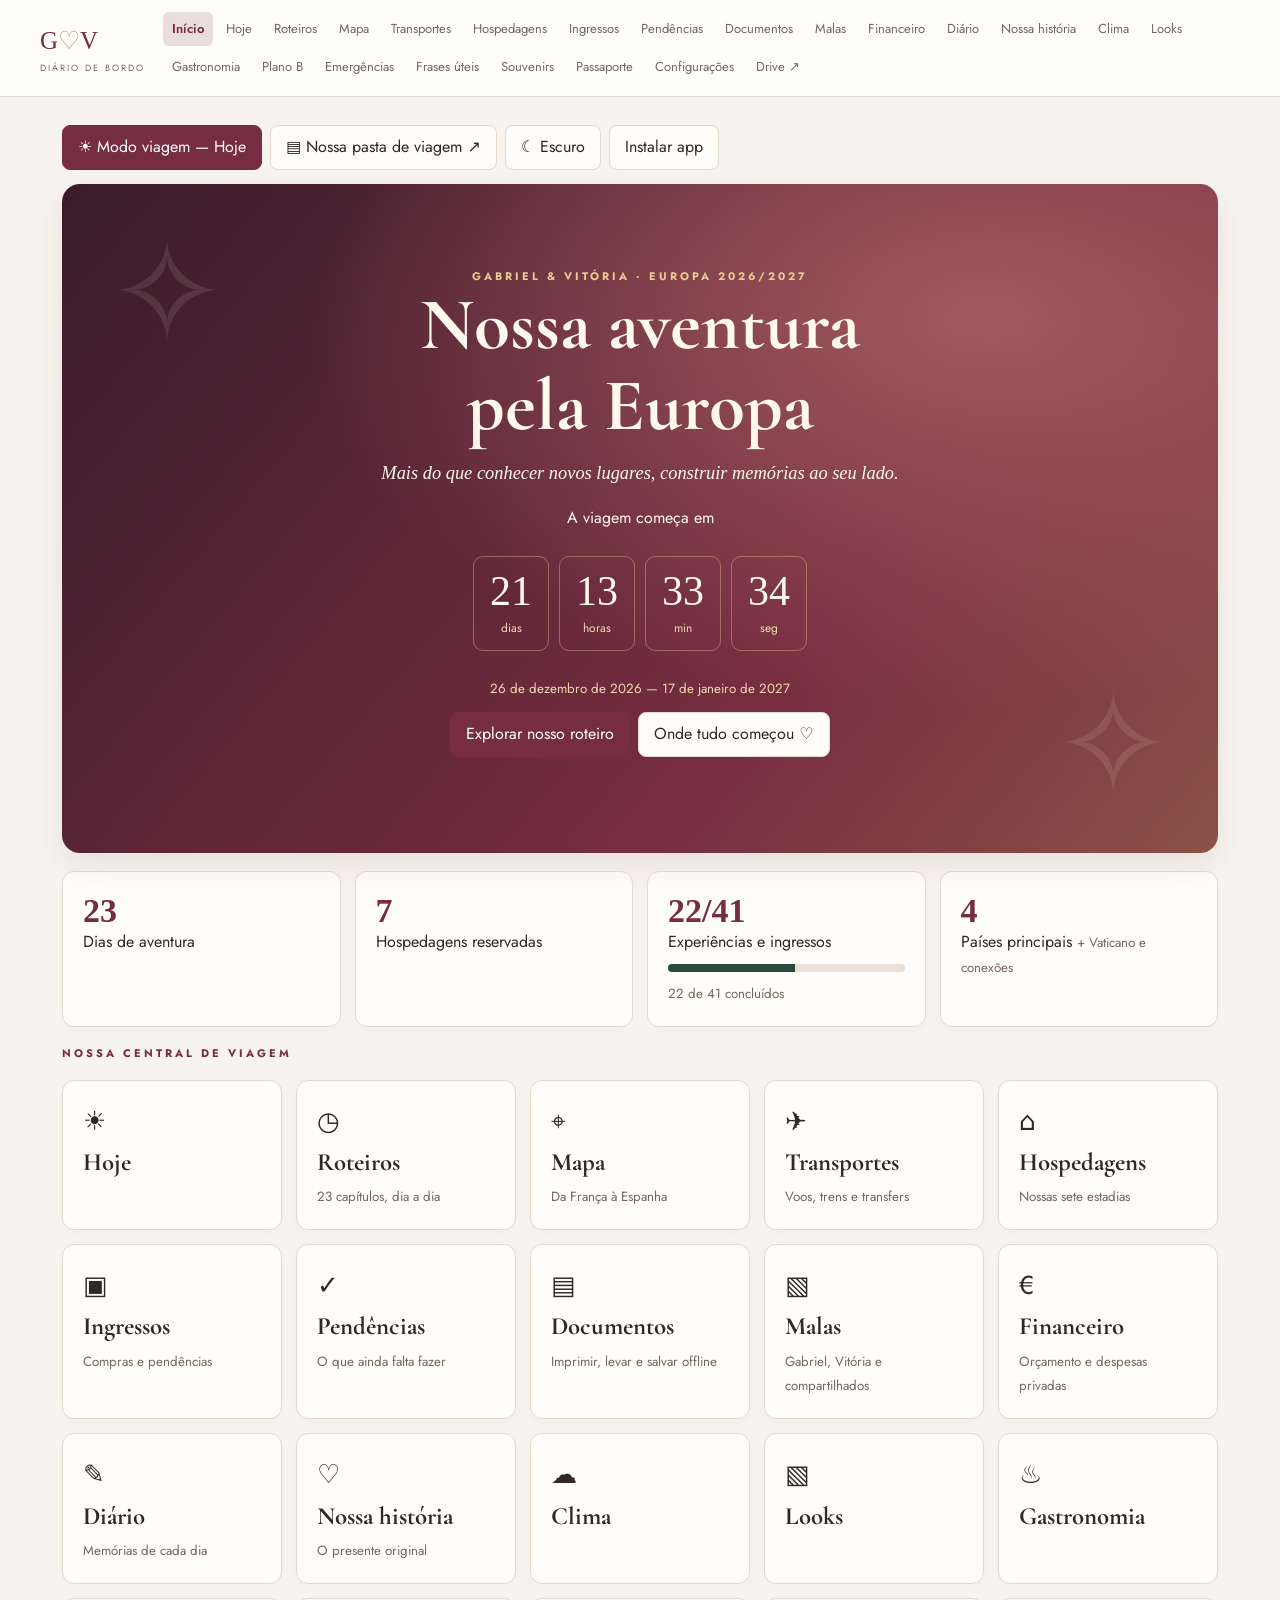
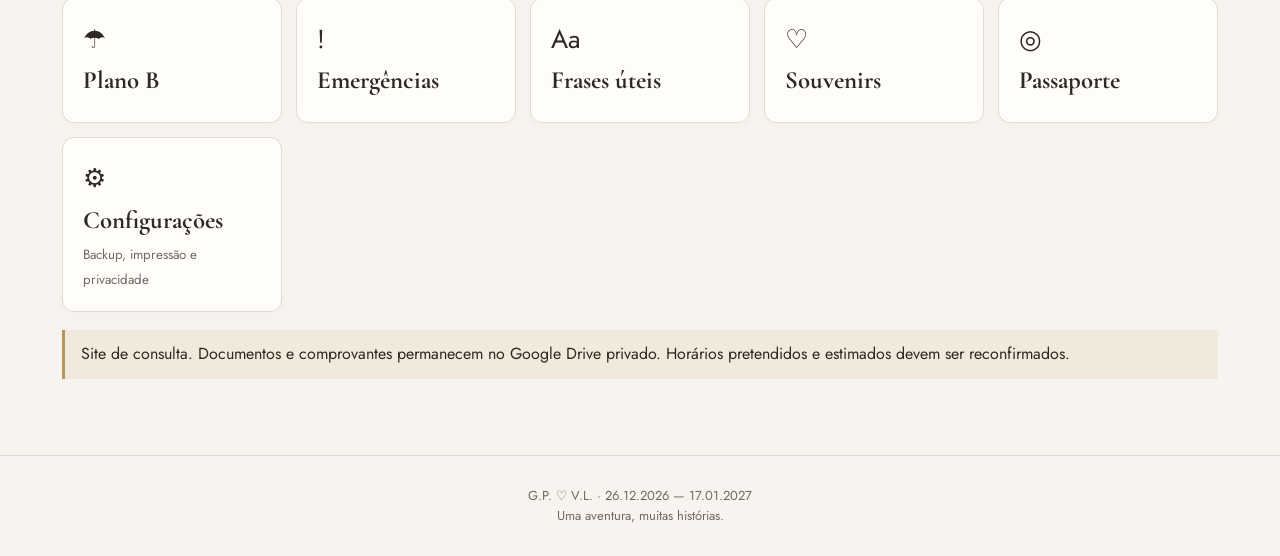
<file: index.html>
<!doctype html><html lang="pt-BR"><head><meta charset="utf-8"><meta name="viewport" content="width=device-width,initial-scale=1"><meta name="theme-color" content="#762d40"><link rel="manifest" href="manifest.webmanifest"><link rel="icon" href="icon-192.png"><link rel="apple-touch-icon" href="icon-192.png"><meta name="apple-mobile-web-app-capable" content="yes"><title>G.V. | Nossa aventura pela Europa</title><link rel="stylesheet" href="style.css"></head><body><header class="top"><a href="#inicio" class="brand">G<span>♡</span>V <small>DIÁRIO DE BORDO</small></a><button id="menu" aria-label="Abrir navegação" aria-expanded="false">☰</button><nav id="nav" aria-label="Navegação principal"></nav></header><main id="main" tabindex="-1"></main><footer>G.P. ♡ V.L. · 26.12.2026 — 17.01.2027 <br>Uma aventura, muitas histórias.</footer><div id="toast" role="status"></div><script src="data.js"></script><script src="app.js"></script><script src="enhance.js"></script></body></html>
</file>
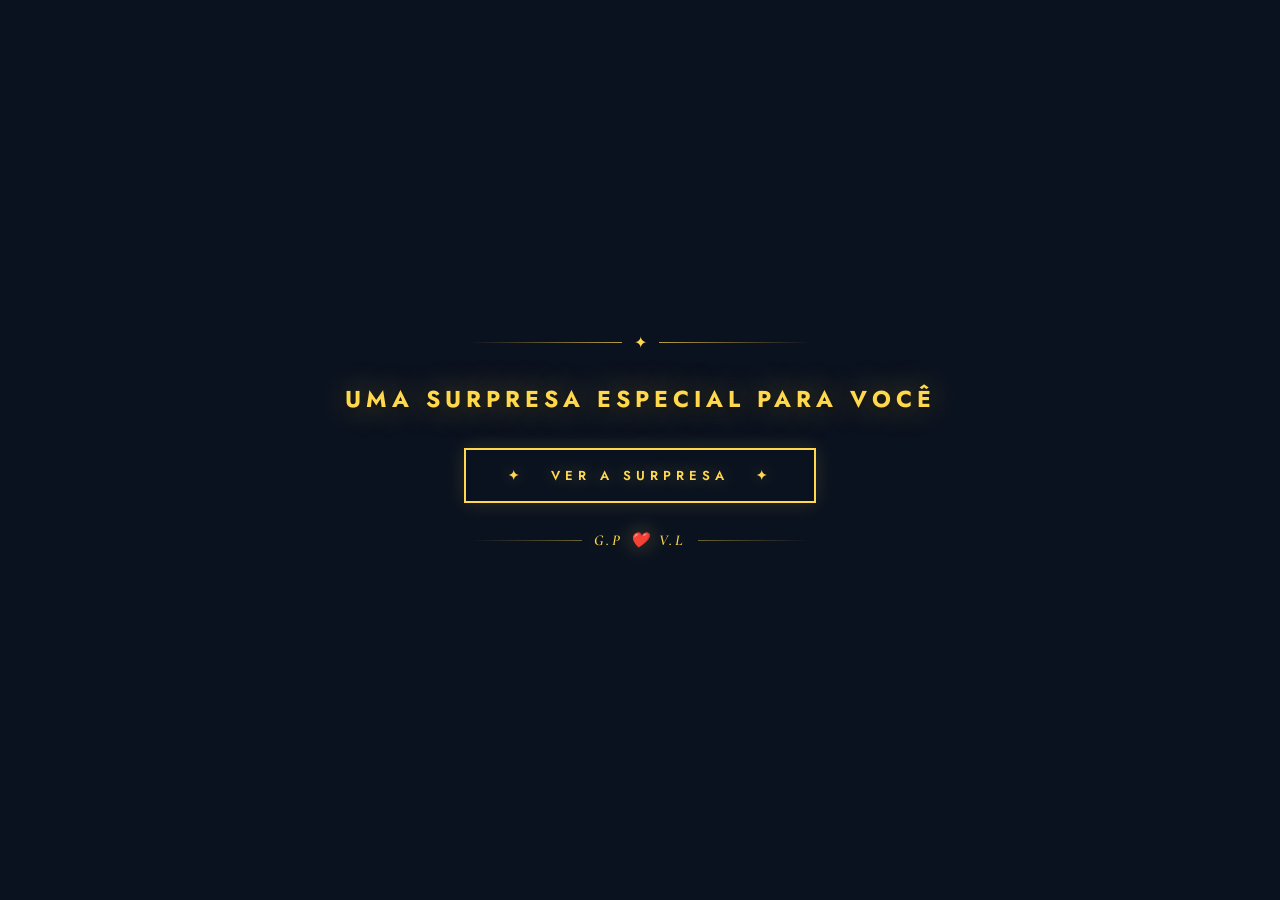
<file: presente-original.html>
<!DOCTYPE html>
<html lang="pt-BR">
<head>
<meta charset="UTF-8">
<meta name="viewport" content="width=device-width, initial-scale=1.0">
<title>Viagem GV</title>
<style>
  @import url('https://fonts.googleapis.com/css2?family=Cormorant+Garamond:ital,wght@0,300;0,400;1,300;1,400&family=Jost:wght@200;300;400;600&display=swap');
  *{margin:0;padding:0;box-sizing:border-box;}
  :root{--cream:#F7F3EE;--ink:#1C1A17;--gold:#B8955A;--goldl:#D4B27A;--muted:#7A7060;--red:#8B2635;}
  body{font-family:'Jost',sans-serif;background:var(--ink);min-height:100vh;overflow-x:hidden;}
  .stars{position:absolute;inset:0;overflow:hidden;pointer-events:none;}
  .star{position:absolute;background:white;border-radius:50%;opacity:0;animation:twinkle var(--d,3s) var(--delay,0s) infinite;}
  @keyframes twinkle{0%,100%{opacity:0}50%{opacity:var(--op,0.8)}}
  @keyframes fadeIn{to{opacity:1}}
  @keyframes fadeUp{to{opacity:1;transform:translateY(0)}}

  /* PAGE 1 */
  #page-intro{min-height:100vh;display:flex;flex-direction:column;align-items:center;justify-content:center;position:relative;overflow:hidden;background:#0a1220;transition:opacity .8s ease,transform .8s ease;}
  #page-intro.hide{opacity:0;transform:scale(1.04);pointer-events:none;height:0;overflow:hidden;min-height:0;}
  .plane{position:absolute;top:15%;left:-60px;font-size:24px;animation:flyPlane 14s linear infinite;z-index:5;}
  @keyframes flyPlane{0%{left:-60px;top:18%;opacity:0}5%{opacity:1}95%{opacity:1}100%{left:calc(100% + 60px);top:10%;opacity:0}}
  .monuments-grid{position:absolute;inset:0;display:grid;grid-template-columns:repeat(3,1fr);grid-template-rows:repeat(2,1fr);opacity:.28;filter:grayscale(30%) brightness(.7);}
  .monuments-grid .photo{background-size:cover;background-position:center;width:100%;height:100%;}
  .overlay{position:absolute;inset:0;z-index:2;background:linear-gradient(to bottom,rgba(10,18,32,.55) 0%,rgba(10,18,32,.3) 40%,rgba(10,18,32,.5) 70%,rgba(10,18,32,.85) 100%);}
  .intro-content{position:relative;z-index:10;text-align:center;padding:40px 24px 60px;width:100%;display:flex;flex-direction:column;align-items:center;}
  .intro-line{display:flex;align-items:center;gap:12px;width:100%;max-width:340px;margin-bottom:28px;opacity:0;animation:fadeIn 1s .3s ease forwards;}
  .intro-line::before,.intro-line::after{content:'';flex:1;height:1px;background:linear-gradient(to right,transparent,rgba(255,216,77,.7));}
  .intro-line::after{background:linear-gradient(to left,transparent,rgba(255,216,77,.7));}
  .intro-line span{color:#FFD84D;font-size:16px;}
  .intro-eyebrow{font-weight:700;font-size:clamp(17px,4.5vw,23px);letter-spacing:5px;text-transform:uppercase;color:#FFD84D;margin-bottom:32px;opacity:0;animation:fadeIn 1s .6s ease forwards;text-shadow:0 0 30px rgba(255,216,77,.5),0 2px 8px rgba(0,0,0,.7);}
  .btn-surprise{display:inline-block;border:2px solid #FFD84D;color:#FFD84D;background:transparent;font-family:'Jost',sans-serif;font-weight:600;font-size:13px;letter-spacing:5px;text-transform:uppercase;padding:16px 42px;cursor:pointer;position:relative;overflow:hidden;transition:color .4s ease;opacity:0;animation:fadeIn 1s 1s ease forwards;white-space:nowrap;text-shadow:0 0 16px rgba(255,216,77,.4);box-shadow:0 0 20px rgba(255,216,77,.15);}
  .btn-surprise::before{content:'';position:absolute;inset:0;background:#FFD84D;transform:scaleX(0);transform-origin:left;transition:transform .4s ease;}
  .btn-surprise:hover::before{transform:scaleX(1);}
  .btn-surprise:hover{color:var(--ink);}
  .btn-surprise span{position:relative;z-index:1;}
  .intro-line-bottom{display:flex;align-items:center;gap:12px;width:100%;max-width:340px;margin-top:28px;opacity:0;animation:fadeIn 1s 1.2s ease forwards;}
  .intro-line-bottom::before,.intro-line-bottom::after{content:'';flex:1;height:1px;background:linear-gradient(to right,transparent,rgba(255,216,77,.4));}
  .intro-line-bottom::after{background:linear-gradient(to left,transparent,rgba(255,216,77,.4));}
  .intro-line-bottom span{font-family:'Cormorant Garamond',serif;font-style:italic;font-weight:600;font-size:15px;color:#FFD84D;letter-spacing:3px;white-space:nowrap;text-shadow:0 0 20px rgba(255,216,77,.4);}

  /* PAGE 2 PUZZLE */
  #page-puzzle{display:none;min-height:100vh;background:#0a1220;position:relative;overflow:hidden;flex-direction:column;align-items:center;justify-content:center;padding:40px 16px 60px;}
  #page-puzzle.show{display:flex;animation:fadeIn .8s ease forwards;opacity:0;}
  .puzzle-content{position:relative;z-index:10;width:100%;display:flex;flex-direction:column;align-items:center;}
  .puzzle-header{text-align:center;margin-bottom:24px;}
  .puzzle-eyebrow{font-weight:600;font-size:12px;letter-spacing:5px;text-transform:uppercase;color:#FFD84D;margin-bottom:12px;text-shadow:0 0 20px rgba(255,216,77,.4);}
  .puzzle-title{font-family:'Cormorant Garamond',serif;font-weight:300;font-size:clamp(28px,7vw,42px);color:#F7F3EE;line-height:1.15;}
  .puzzle-title em{font-style:italic;color:#FFD84D;}
  .puzzle-wrap{width:100%;max-width:380px;margin:0 auto 14px;}
  .puzzle-board{display:grid;grid-template-columns:repeat(5,1fr);grid-template-rows:repeat(4,1fr);gap:3px;width:100%;aspect-ratio:5/4;background:rgba(184,149,90,.15);border:1px solid rgba(184,149,90,.3);padding:3px;border-radius:2px;}
  .puzzle-slot{position:relative;background:rgba(10,18,32,.8);border:1px solid rgba(184,149,90,.15);border-radius:1px;overflow:hidden;}
  .puzzle-piece{width:100%;height:100%;background-size:500% 400%;cursor:grab;transition:transform .15s ease,box-shadow .15s ease;touch-action:none;border-radius:1px;}
  .puzzle-piece:active{cursor:grabbing;transform:scale(1.05);box-shadow:0 4px 16px rgba(0,0,0,.5);}
  .puzzle-piece.correct{outline:2px solid rgba(255,216,77,.7);}
  .puzzle-piece.dragging{opacity:.5;}
  .puzzle-hint{font-weight:200;font-size:10px;letter-spacing:3px;text-transform:uppercase;color:rgba(255,216,77,0.75);margin-bottom:10px;text-align:center;}
  .puzzle-buttons{display:flex;flex-direction:column;align-items:center;gap:12px;margin-top:4px;}
  .puzzle-reset{background:transparent;border:1px solid rgba(255,216,77,.4);color:rgba(255,216,77,.7);font-family:'Jost',sans-serif;font-weight:300;font-size:10px;letter-spacing:3px;text-transform:uppercase;padding:10px 24px;cursor:pointer;transition:all .3s ease;}
  .puzzle-reset:hover{border-color:#FFD84D;color:#FFD84D;}
  .btn-skip{background:transparent;border:none;color:rgba(184,149,90,0.75);font-family:'Jost',sans-serif;font-weight:300;font-size:10px;letter-spacing:3px;text-transform:uppercase;padding:6px 16px;cursor:pointer;transition:color .3s ease;text-decoration:underline;text-underline-offset:3px;}
  .btn-skip:hover{color:rgba(184,149,90,.8);}
  .puzzle-modal{display:none;position:fixed;inset:0;background:rgba(10,18,32,.92);z-index:100;align-items:center;justify-content:center;padding:24px;}
  .puzzle-modal.show{display:flex;animation:fadeIn .6s ease forwards;opacity:0;}
  .puzzle-modal-box{background:var(--cream);max-width:340px;width:100%;padding:48px 36px 44px;text-align:center;position:relative;}
  .puzzle-modal-box::before{content:'';position:absolute;top:14px;left:14px;width:36px;height:36px;border:1px solid rgba(184,149,90,.5);border-width:1px 0 0 1px;}
  .puzzle-modal-box::after{content:'';position:absolute;bottom:14px;right:14px;width:36px;height:36px;border:1px solid rgba(184,149,90,.5);border-width:0 1px 1px 0;}
  .modal-ornament{font-size:20px;color:var(--gold);margin-bottom:20px;}
  .modal-msg{font-family:'Cormorant Garamond',serif;font-size:clamp(22px,5vw,28px);font-weight:300;color:var(--ink);line-height:1.3;margin-bottom:10px;}
  .modal-msg2{font-family:'Cormorant Garamond',serif;font-style:italic;font-size:clamp(18px,4vw,22px);font-weight:300;color:var(--red);margin-bottom:32px;}
  .modal-btn{display:inline-block;border:1.5px solid var(--gold);color:var(--gold);background:transparent;font-family:'Jost',sans-serif;font-weight:400;font-size:11px;letter-spacing:4px;text-transform:uppercase;padding:14px 36px;cursor:pointer;position:relative;overflow:hidden;transition:color .3s ease;white-space:nowrap;}
  .modal-btn::before{content:'';position:absolute;inset:0;background:var(--gold);transform:scaleX(0);transform-origin:left;transition:transform .3s ease;}
  .modal-btn:hover::before{transform:scaleX(1);}
  .modal-btn:hover{color:#F7F3EE;}
  .modal-btn span{position:relative;z-index:1;}

  /* PAGE 3 BOARDING */
  #page-boarding{display:none;min-height:100vh;background:#0a1220;position:relative;overflow:hidden;flex-direction:column;align-items:center;justify-content:center;padding:40px 16px 60px;gap:28px;}
  #page-boarding.show{display:flex;animation:fadeIn .8s ease forwards;opacity:0;}
  .boarding-label-top{font-weight:400;font-size:11px;letter-spacing:5px;text-transform:uppercase;color:rgba(255,216,77,0.95);text-align:center;z-index:2;}
  .bp-card{width:100%;max-width:480px;background:var(--cream);position:relative;z-index:2;display:flex;flex-direction:column;}
  .bp-header{background:var(--ink);padding:18px 24px 16px;display:flex;justify-content:space-between;align-items:center;}
  .bp-airline{font-family:'Cormorant Garamond',serif;font-size:20px;font-weight:300;color:#FFD84D;letter-spacing:2px;}
  .bp-type{font-weight:200;font-size:8px;letter-spacing:4px;text-transform:uppercase;color:rgba(247,243,238,0.8);}
  .bp-body{padding:24px 24px 20px;border-bottom:2px dashed rgba(184,149,90,.35);}
  .bp-route{display:flex;align-items:center;justify-content:space-between;margin-bottom:20px;gap:8px;}
  .bp-city-block{flex:1;}
  .bp-city-block.right{text-align:right;}
  .bp-iata{font-family:'Cormorant Garamond',serif;font-size:clamp(42px,10vw,58px);font-weight:300;color:var(--ink);line-height:1;letter-spacing:-2px;}
  .bp-city-name{font-weight:200;font-size:9px;letter-spacing:3px;text-transform:uppercase;color:var(--muted);margin-top:2px;}
  .bp-arrow{display:flex;flex-direction:column;align-items:center;gap:4px;flex-shrink:0;padding:0 4px;}
  .bp-arrow-line{width:60px;height:1px;background:linear-gradient(to right,rgba(184,149,90,.3),var(--gold),rgba(184,149,90,.3));position:relative;}
  .bp-arrow-line::after{content:'▶';position:absolute;right:-6px;top:-7px;font-size:10px;color:var(--gold);}
  .bp-plane-icon{font-size:18px;color:var(--gold);}
  .bp-info-grid{display:grid;grid-template-columns:repeat(3,1fr);gap:14px;}
  .bp-info-label{font-weight:300;font-size:8px;letter-spacing:2px;text-transform:uppercase;color:rgba(120,100,80,1);margin-bottom:3px;}
  .bp-info-value{font-family:'Cormorant Garamond',serif;font-size:17px;font-weight:400;color:var(--ink);line-height:1.1;}
  .bp-info-value.small{font-size:13px;}
  .bp-stub{padding:16px 24px;display:flex;justify-content:space-between;align-items:center;gap:12px;}
  .bp-stub-info{flex:1;}
  .bp-stub-label{font-weight:300;font-size:8px;letter-spacing:2px;text-transform:uppercase;color:rgba(120,100,80,1);margin-bottom:2px;}
  .bp-stub-value{font-family:'Cormorant Garamond',serif;font-size:15px;font-weight:400;color:var(--ink);}
  .bp-barcode{display:flex;gap:2px;align-items:flex-end;flex-shrink:0;}
  .bp-barcode span{display:inline-block;width:2px;background:var(--ink);opacity:.7;}
  #page-boarding .bp-iata{filter:blur(8px);user-select:none;}
  #page-boarding .bp-city-name{filter:blur(5px);user-select:none;}
  #page-boarding .bp-info-blur{filter:blur(5px);user-select:none;}
  .btn-boarding-next{display:inline-block;border:2px solid #FFD84D;color:#FFD84D;background:transparent;font-family:'Jost',sans-serif;font-weight:600;font-size:12px;letter-spacing:5px;text-transform:uppercase;padding:16px 42px;cursor:pointer;position:relative;overflow:hidden;transition:color .4s ease;white-space:nowrap;z-index:2;}
  .btn-boarding-next::before{content:'';position:absolute;inset:0;background:#FFD84D;transform:scaleX(0);transform-origin:left;transition:transform .4s ease;}
  .btn-boarding-next:hover::before{transform:scaleX(1);}
  .btn-boarding-next:hover{color:var(--ink);}
  .btn-boarding-next span{position:relative;z-index:1;}

  /* PAGE 4 ROTEIRO */
  #page-roteiro{display:none;background:var(--ink);min-height:100vh;padding:24px 16px 40px;}
  #page-roteiro.show{display:block;animation:fadeIn .8s ease forwards;opacity:0;}
  .card{background:var(--cream);width:100%;max-width:620px;margin:0 auto;padding:44px 32px 52px;position:relative;}
  .card::before,.card::after{content:'';position:absolute;width:48px;height:48px;border-color:var(--gold);border-style:solid;opacity:.5;}
  .card::before{top:16px;left:16px;border-width:1px 0 0 1px;}
  .card::after{bottom:16px;right:16px;border-width:0 1px 1px 0;}
  .ornament-top{display:flex;align-items:center;gap:10px;margin-bottom:24px;}
  .ornament-top::before,.ornament-top::after{content:'';flex:1;height:1px;background:linear-gradient(to right,transparent,var(--gold));}
  .ornament-top::after{background:linear-gradient(to left,transparent,var(--gold));}
  .ornament-top span{color:var(--gold);font-size:16px;}
  .eyebrow{text-align:center;font-weight:200;font-size:9px;letter-spacing:5px;text-transform:uppercase;color:var(--muted);margin-bottom:10px;}
  .title-block{text-align:center;margin-bottom:8px;}
  .title-main{font-family:'Cormorant Garamond',serif;font-weight:300;font-size:clamp(36px,8vw,54px);line-height:1.1;color:var(--ink);letter-spacing:-1px;}
  .title-main em{font-style:italic;color:var(--gold);}
  .title-pela{font-family:'Cormorant Garamond',serif;font-style:italic;font-weight:300;font-size:clamp(16px,4vw,20px);color:var(--muted);letter-spacing:5px;text-align:center;line-height:1.6;}
  .subtitle{font-family:'Cormorant Garamond',serif;font-style:italic;font-weight:300;font-size:clamp(14px,3.5vw,18px);color:var(--muted);margin-top:4px;letter-spacing:.5px;text-align:center;}
  .divider{width:36px;height:1px;background:var(--gold);margin:20px auto;}
  .date-banner{text-align:center;margin-bottom:28px;}
  .date-banner .dates{font-weight:200;font-size:10px;letter-spacing:3px;color:var(--muted);text-transform:uppercase;line-height:1.6;}
  .date-banner .year{font-family:'Cormorant Garamond',serif;font-size:clamp(22px,5vw,28px);font-weight:300;color:var(--ink);letter-spacing:2px;margin-top:4px;}

  /* CITY ROWS */
  .route{display:flex;flex-direction:column;}
  .city-row{display:flex;align-items:center;flex-wrap:wrap;padding:12px 0;border-top:1px solid rgba(180,160,120,.2);gap:10px;opacity:0;transform:translateY(8px);cursor:pointer;overflow:visible;}
  .city-row.animate{animation:fadeUp .5s ease forwards;}
  .city-row:last-child{border-bottom:1px solid rgba(180,160,120,.2);}
  .city-row:nth-child(1){animation-delay:.1s}.city-row:nth-child(2){animation-delay:.2s}.city-row:nth-child(3){animation-delay:.3s}.city-row:nth-child(4){animation-delay:.4s}.city-row:nth-child(5){animation-delay:.5s}.city-row:nth-child(6){animation-delay:.6s}.city-row:nth-child(7){animation-delay:.7s}
  .city-num{font-family:'Cormorant Garamond',serif;font-size:26px;font-weight:300;color:rgba(184,149,90,.25);line-height:1;min-width:36px;}
  .city-info{flex:1;min-width:0;}
  .city-name{font-family:'Cormorant Garamond',serif;font-size:clamp(20px,5vw,26px);font-weight:400;color:var(--ink);line-height:1;display:flex;align-items:center;gap:6px;flex-wrap:wrap;}
  .city-name .flag{font-size:14px;}
  .special-tag{display:inline-block;background:var(--red);color:#fff;font-weight:300;font-size:7px;letter-spacing:2px;text-transform:uppercase;padding:2px 6px;}
  .city-country{font-weight:200;font-size:9px;letter-spacing:3px;text-transform:uppercase;color:var(--muted);margin-top:2px;}
  .city-dates{text-align:right;white-space:nowrap;flex-shrink:0;}
  .city-dates .d{font-weight:300;font-size:11px;color:var(--ink);letter-spacing:.3px;}
  .city-dates .nights{font-weight:200;font-size:9px;color:var(--muted);letter-spacing:1px;}
  .chevron{display:inline-block;margin-left:6px;font-size:10px;color:rgba(184,149,90,.5);transition:transform .3s ease;vertical-align:middle;}
  .city-row.open .chevron{transform:rotate(180deg);}

  /* CITY DAYS ACCORDION */
  .city-days{width:100%;max-height:0;overflow:visible;transition:max-height .45s ease,opacity .35s ease,padding .35s ease;opacity:0;padding:0;}
  .city-row.open .city-days{max-height:2000px;opacity:1;padding:10px 0 6px;overflow:visible;}
  .days-grid{display:flex;flex-wrap:wrap;gap:8px;overflow:visible;position:relative;}
  .day-card{display:flex;flex-direction:column;align-items:center;justify-content:center;width:52px;height:52px;border:1px solid rgba(184,149,90,.35);background:rgba(184,149,90,.05);border-radius:2px;flex-shrink:0;position:relative;}
  .day-card.has-detail{cursor:pointer;}
  .day-card.has-detail .day-num{color:var(--gold);}
  .day-card.has-detail::after{content:'•';position:absolute;bottom:3px;left:50%;transform:translateX(-50%);font-size:6px;color:var(--gold);}
  .day-num{font-family:'Cormorant Garamond',serif;font-size:20px;font-weight:300;color:var(--ink);line-height:1;}
  .day-mon{font-weight:200;font-size:8px;letter-spacing:1px;text-transform:uppercase;color:var(--muted);margin-top:2px;}
  .day-detail{display:none;}
  .day-inline-panel{width:100%;background:#F7F3EE;border:1px solid rgba(184,149,90,.35);border-radius:2px;margin-top:10px;overflow:hidden;max-height:0;transition:max-height .4s ease;}
  .day-detail-inner{padding:16px;}
  .dd-title{font-family:'Cormorant Garamond',serif;font-size:15px;font-weight:400;color:var(--ink);margin-bottom:10px;padding-bottom:8px;border-bottom:1px solid rgba(184,149,90,.25);}
  .dd-item{display:flex;gap:8px;margin-bottom:7px;align-items:flex-start;}
  .dd-time{font-weight:600;font-size:9px;letter-spacing:1px;color:var(--gold);white-space:nowrap;padding-top:1px;min-width:38px;}
  .dd-desc{font-weight:300;font-size:11px;color:var(--ink);line-height:1.4;}
  .dd-tip{margin-top:10px;padding-top:8px;border-top:1px solid rgba(184,149,90,.2);font-weight:300;font-size:10px;color:var(--muted);font-style:italic;}

  /* BOTTOM BLOCK */
  .bottom-block{margin-top:28px;display:flex;justify-content:space-between;align-items:flex-end;gap:16px;flex-wrap:wrap;}
  .flight-info{flex:1;min-width:140px;}
  .flight-label{font-weight:200;font-size:8px;letter-spacing:3px;text-transform:uppercase;color:var(--muted);margin-bottom:3px;}
  .flight-route{font-family:'Cormorant Garamond',serif;font-size:clamp(16px,4vw,20px);font-weight:300;color:var(--ink);}
  .flight-route .arrow{color:var(--gold);margin:0 3px;}
  .flight-note{font-weight:200;font-size:9px;color:var(--muted);letter-spacing:.3px;margin-top:1px;}
  .names-block{text-align:right;}
  .names-label{font-weight:200;font-size:8px;letter-spacing:3px;text-transform:uppercase;color:var(--muted);margin-bottom:2px;}
  .names{font-family:'Cormorant Garamond',serif;font-size:clamp(18px,4vw,22px);font-style:italic;font-weight:300;color:var(--ink);}
  .ornament-bottom{text-align:center;margin-top:28px;display:flex;align-items:center;gap:10px;}
  .ornament-bottom::before,.ornament-bottom::after{content:'';flex:1;height:1px;background:linear-gradient(to right,transparent,rgba(184,149,90,.4));}
  .ornament-bottom::after{background:linear-gradient(to left,transparent,rgba(184,149,90,.4));}
  .ornament-bottom span{font-family:'Cormorant Garamond',serif;font-style:italic;font-size:13px;color:var(--gold);letter-spacing:2px;white-space:nowrap;}
  .boarding-repeat-label{font-weight:400;font-size:11px;letter-spacing:5px;text-transform:uppercase;color:rgba(255,216,77,0.9);text-align:center;margin:40px 0 16px;width:100%;max-width:620px;}

  /* Frase romântica */
  .frase-romantica {
    max-width: 620px;
    margin: 40px auto 0;
    text-align: center;
    padding: 0 16px;
  }
  .frase-romantica .frase-linha {
    display: flex;
    align-items: center;
    gap: 12px;
    margin-bottom: 20px;
  }
  .frase-romantica .frase-linha::before,
  .frase-romantica .frase-linha::after {
    content: '';
    flex: 1;
    height: 1px;
    background: linear-gradient(to right, transparent, rgba(184,149,90,0.4));
  }
  .frase-romantica .frase-linha::after {
    background: linear-gradient(to left, transparent, rgba(184,149,90,0.4));
  }
  .frase-romantica .frase-linha span { color: var(--gold); font-size: 14px; }
  .frase-texto {
    font-family: 'Cormorant Garamond', serif;
    font-style: italic;
    font-weight: 300;
    font-size: clamp(20px, 5vw, 28px);
    color: #F7F3EE;
    line-height: 1.5;
    letter-spacing: 0.3px;
  }
  .frase-texto em {
    color: #FFD84D;
    font-style: italic;
  }
  .frase-anos {
    font-family: 'Cormorant Garamond', serif;
    font-weight: 300;
    font-size: clamp(56px, 14vw, 88px);
    color: rgba(184,149,90,0.15);
    line-height: 1;
    margin: 12px 0 4px;
    letter-spacing: -4px;
  }
  .frase-sub {
    font-weight: 400;
    font-size: 10px;
    letter-spacing: 5px;
    text-transform: uppercase;
    color: rgba(255,216,77,0.85);
    margin-top: 4px;
  }

  .btn-next-page {
    display: block;
    width: 100%;
    max-width: 620px;
    margin: 36px auto 0;
    border: 2px solid #FFD84D;
    color: #FFD84D;
    background: transparent;
    font-family: 'Jost', sans-serif;
    font-weight: 600;
    font-size: 12px;
    letter-spacing: 5px;
    text-transform: uppercase;
    padding: 16px 0;
    cursor: pointer;
    position: relative;
    overflow: hidden;
    transition: color 0.4s ease;
    white-space: nowrap;
    text-shadow: 0 0 16px rgba(255,216,77,0.3);
  }
  .btn-next-page::before {
    content: '';
    position: absolute;
    inset: 0;
    background: #FFD84D;
    transform: scaleX(0);
    transform-origin: left;
    transition: transform 0.4s ease;
  }
  .btn-next-page:hover::before { transform: scaleX(1); }
  .btn-next-page:hover { color: var(--ink); }
  .btn-next-page span { position: relative; z-index: 1; }
  .countdown-section{max-width:620px;margin:28px auto 0;text-align:center;}
  .cd-label-top{font-weight:400;font-size:10px;letter-spacing:5px;text-transform:uppercase;color:rgba(255,216,77,0.85);margin-bottom:14px;}
  .countdown{display:flex;justify-content:center;gap:6px;}
  .cd-block{display:flex;flex-direction:column;align-items:center;min-width:60px;}
  .cd-num{font-family:'Cormorant Garamond',serif;font-size:clamp(30px,8vw,44px);font-weight:300;color:var(--cream);line-height:1;border-bottom:1px solid rgba(184,149,90,.4);padding-bottom:4px;min-width:56px;text-align:center;}
  .cd-unit{font-weight:400;font-size:9px;letter-spacing:3px;text-transform:uppercase;color:#FFD84D;margin-top:5px;}
  .cd-sep{font-family:'Cormorant Garamond',serif;font-size:34px;font-weight:300;color:rgba(184,149,90,.35);line-height:1;align-self:flex-start;padding-top:3px;}
  .cd-footer{font-family:'Cormorant Garamond',serif;font-style:italic;font-size:14px;color:rgba(184,149,90,0.8);margin-top:14px;letter-spacing:1px;}

  /* PAGE 5 MAPA */
  #page-mapa {
    display: none;
    min-height: 100vh;
    background: #0a1220;
    position: relative;
    overflow: hidden;
    flex-direction: column;
    align-items: center;
    justify-content: center;
    padding: 40px 16px 60px;
  }
  #page-mapa.show {
    display: flex;
    animation: fadeIn 0.8s ease forwards;
    opacity: 0;
  }

  .mapa-content {
    position: relative;
    z-index: 10;
    width: 100%;
    max-width: 560px;
    display: flex;
    flex-direction: column;
    align-items: center;
    gap: 20px;
  }

  .mapa-header { text-align: center; }
  .mapa-line {
    display: flex;
    align-items: center;
    gap: 12px;
    max-width: 300px;
    margin: 0 auto 16px;
  }
  .mapa-line::before, .mapa-line::after {
    content: '';
    flex: 1;
    height: 1px;
    background: linear-gradient(to right, transparent, rgba(255,216,77,0.6));
  }
  .mapa-line::after { background: linear-gradient(to left, transparent, rgba(255,216,77,0.6)); }
  .mapa-line span { color: #FFD84D; font-size: 14px; }

  .mapa-eyebrow {
    font-weight: 600;
    font-size: 11px;
    letter-spacing: 5px;
    text-transform: uppercase;
    color: #FFD84D;
    margin-bottom: 8px;
    text-shadow: 0 0 20px rgba(255,216,77,0.4);
  }
  .mapa-title {
    font-family: 'Cormorant Garamond', serif;
    font-weight: 300;
    font-size: clamp(26px, 6vw, 38px);
    color: #F7F3EE;
    line-height: 1.2;
  }
  .mapa-title em { font-style: italic; color: #FFD84D; }

  .mapa-wrap {
    width: 100%;
    border: 1px solid rgba(184,149,90,0.3);
    border-radius: 4px;
    overflow: hidden;
  }
  .mapa-img-wrap {
    position: relative;
    width: 100%;
  }
  .mapa-img-wrap img {
    width: 100%;
    display: block;
    filter: brightness(0.82) saturate(0.9);
  }
  #mapaCanvas {
    position: absolute;
    inset: 0;
    width: 100%;
    height: 100%;
  }

  .mapa-card {
    width: 100%;
    background: rgba(247,243,238,0.06);
    border: 1px solid rgba(184,149,90,0.25);
    border-radius: 2px;
    padding: 20px 24px;
    text-align: center;
    min-height: 90px;
    display: flex;
    align-items: center;
    justify-content: center;
  }
  .mapa-card-inner { transition: opacity 0.3s ease; }
  .mapa-card-num {
    font-weight: 400;
    font-size: 10px;
    letter-spacing: 4px;
    text-transform: uppercase;
    color: rgba(255,216,77,0.8);
    margin-bottom: 6px;
  }
  .mapa-card-city {
    font-family: 'Cormorant Garamond', serif;
    font-size: clamp(22px, 5vw, 30px);
    font-weight: 300;
    color: #FFD84D;
    line-height: 1.1;
    margin-bottom: 4px;
  }
  .mapa-card-info {
    font-weight: 300;
    font-size: 12px;
    color: rgba(247,243,238,0.9);
    letter-spacing: 0.5px;
  }

  .mapa-btn {
    border: 2px solid #FFD84D;
    color: #FFD84D;
    background: transparent;
    font-family: 'Jost', sans-serif;
    font-weight: 600;
    font-size: 11px;
    letter-spacing: 5px;
    text-transform: uppercase;
    padding: 14px 36px;
    cursor: pointer;
    position: relative;
    overflow: hidden;
    transition: color 0.4s ease;
    white-space: nowrap;
  }
  .mapa-btn::before {
    content: '';
    position: absolute;
    inset: 0;
    background: #FFD84D;
    transform: scaleX(0);
    transform-origin: left;
    transition: transform 0.4s ease;
  }
  .mapa-btn:hover::before { transform: scaleX(1); }
  .mapa-btn:hover { color: var(--ink); }
  .mapa-btn span { position: relative; z-index: 1; }


  /* ===== PAGE 6: CHECKLIST ===== */
  #page-checklist {
    display: none;
    min-height: 100vh;
    background: var(--ink);
    padding: 40px 16px 60px;
  }
  #page-checklist.show {
    display: block;
    animation: fadeIn 0.8s ease forwards;
    opacity: 0;
  }

  .checklist-wrap {
    max-width: 620px;
    margin: 0 auto;
  }

  .checklist-header {
    text-align: center;
    margin-bottom: 36px;
  }

  .checklist-title {
    font-family: 'Cormorant Garamond', serif;
    font-weight: 300;
    font-size: clamp(32px, 8vw, 50px);
    color: var(--cream);
    line-height: 1.15;
    margin-bottom: 8px;
  }
  .checklist-title em { font-style: italic; color: #FFD84D; }

  .checklist-subtitle {
    font-weight: 400;
    font-size: 10px;
    letter-spacing: 5px;
    text-transform: uppercase;
    color: rgba(184,149,90,0.6);
    margin-top: 8px;
  }

  /* Category */
  .cl-category {
    margin-bottom: 28px;
  }

  .cl-cat-title {
    display: flex;
    align-items: center;
    gap: 10px;
    margin-bottom: 12px;
    padding-bottom: 8px;
    border-bottom: 1px solid rgba(184,149,90,0.25);
  }
  .cl-cat-icon { font-size: 18px; }
  .cl-cat-name {
    font-family: 'Cormorant Garamond', serif;
    font-size: 20px;
    font-weight: 400;
    color: var(--cream);
    letter-spacing: 0.5px;
  }
  .cl-cat-count {
    margin-left: auto;
    font-weight: 200;
    font-size: 9px;
    letter-spacing: 3px;
    color: rgba(184,149,90,0.5);
  }

  /* Items grid */
  .cl-items {
    display: grid;
    grid-template-columns: 1fr 1fr;
    gap: 8px;
  }
  @media (max-width: 400px) { .cl-items { grid-template-columns: 1fr; } }

  .cl-item {
    display: flex;
    align-items: center;
    gap: 10px;
    padding: 10px 12px;
    background: rgba(247,243,238,0.04);
    border: 1px solid rgba(184,149,90,0.12);
    border-radius: 2px;
    cursor: pointer;
    transition: background 0.2s ease, border-color 0.2s ease;
    user-select: none;
  }
  .cl-item:hover { background: rgba(247,243,238,0.07); border-color: rgba(184,149,90,0.25); }
  .cl-item.checked {
    background: rgba(184,149,90,0.08);
    border-color: rgba(184,149,90,0.4);
  }
  .cl-item.checked .cl-check { background: var(--gold); border-color: var(--gold); }
  .cl-item.checked .cl-check::after { opacity: 1; }
  .cl-item.checked .cl-text { color: var(--gold); text-decoration: line-through; text-decoration-color: rgba(184,149,90,0.4); }

  .cl-check {
    width: 18px;
    height: 18px;
    border: 1.5px solid rgba(184,149,90,0.4);
    border-radius: 2px;
    flex-shrink: 0;
    position: relative;
    transition: all 0.2s ease;
  }
  .cl-check::after {
    content: '✓';
    position: absolute;
    inset: 0;
    display: flex;
    align-items: center;
    justify-content: center;
    font-size: 11px;
    color: var(--ink);
    font-weight: 700;
    opacity: 0;
    transition: opacity 0.2s ease;
  }

  .cl-text {
    font-weight: 300;
    font-size: 12px;
    color: rgba(247,243,238,0.8);
    line-height: 1.3;
    transition: color 0.2s ease;
  }
  .cl-emoji { font-size: 13px; flex-shrink: 0; }

  /* Progress bar */
  .cl-progress-wrap {
    background: rgba(247,243,238,0.05);
    border: 1px solid rgba(184,149,90,0.2);
    border-radius: 2px;
    padding: 16px 20px;
    margin-bottom: 28px;
    display: flex;
    align-items: center;
    gap: 16px;
  }
  .cl-progress-bar {
    flex: 1;
    height: 4px;
    background: rgba(184,149,90,0.15);
    border-radius: 2px;
    overflow: hidden;
  }
  .cl-progress-fill {
    height: 100%;
    background: linear-gradient(to right, var(--gold), #FFD84D);
    border-radius: 2px;
    transition: width 0.4s ease;
    width: 0%;
  }
  .cl-progress-text {
    font-family: 'Cormorant Garamond', serif;
    font-size: 18px;
    font-weight: 300;
    color: #FFD84D;
    white-space: nowrap;
  }

  /* Google Docs link box */
  .cl-doc-box {
    background: rgba(247,243,238,0.04);
    border: 1px solid rgba(184,149,90,0.25);
    border-radius: 2px;
    padding: 24px;
    margin-top: 8px;
    text-align: center;
  }
  .cl-doc-icon { font-size: 32px; margin-bottom: 10px; }
  .cl-doc-title {
    font-family: 'Cormorant Garamond', serif;
    font-size: 20px;
    font-weight: 300;
    color: var(--cream);
    margin-bottom: 6px;
  }
  .cl-doc-desc {
    font-weight: 200;
    font-size: 10px;
    letter-spacing: 2px;
    color: rgba(184,149,90,0.6);
    text-transform: uppercase;
    margin-bottom: 16px;
  }
  .cl-doc-input-wrap {
    display: flex;
    gap: 8px;
    max-width: 420px;
    margin: 0 auto;
    flex-wrap: wrap;
    justify-content: center;
  }
  .cl-doc-input {
    flex: 1;
    min-width: 200px;
    background: rgba(247,243,238,0.06);
    border: 1px solid rgba(184,149,90,0.3);
    border-radius: 2px;
    padding: 10px 14px;
    font-family: 'Jost', sans-serif;
    font-weight: 200;
    font-size: 11px;
    color: var(--cream);
    letter-spacing: 0.5px;
    outline: none;
    transition: border-color 0.3s;
  }
  .cl-doc-input::placeholder { color: rgba(184,149,90,0.4); }
  .cl-doc-input:focus { border-color: rgba(255,216,77,0.5); }
  .cl-doc-btn {
    background: transparent;
    border: 1.5px solid #FFD84D;
    color: #FFD84D;
    font-family: 'Jost', sans-serif;
    font-weight: 600;
    font-size: 10px;
    letter-spacing: 3px;
    text-transform: uppercase;
    padding: 10px 20px;
    cursor: pointer;
    position: relative;
    overflow: hidden;
    transition: color 0.3s ease;
    white-space: nowrap;
    border-radius: 2px;
  }
  .cl-doc-btn::before {
    content: '';
    position: absolute;
    inset: 0;
    background: #FFD84D;
    transform: scaleX(0);
    transform-origin: left;
    transition: transform 0.3s ease;
  }
  .cl-doc-btn:hover::before { transform: scaleX(1); }
  .cl-doc-btn:hover { color: var(--ink); }
  .cl-doc-btn span { position: relative; z-index: 1; }
  .cl-doc-link {
    display: inline-flex;
    align-items: center;
    gap: 6px;
    margin-top: 10px;
    font-weight: 300;
    font-size: 11px;
    color: rgba(184,149,90,0.7);
    text-decoration: none;
    letter-spacing: 0.5px;
    transition: color 0.2s;
  }
  .cl-doc-link:hover { color: #FFD84D; }
  .cl-doc-link-wrap { margin-top: 10px; display: none; }
  .cl-doc-link-wrap.show { display: block; }


  /* Back navigation buttons */
  .btn-back {
    display: inline-flex;
    align-items: center;
    gap: 8px;
    background: transparent;
    border: 1px solid rgba(184,149,90,0.6);
    color: rgba(184,149,90,0.7);
    font-family: 'Jost', sans-serif;
    font-weight: 300;
    font-size: 10px;
    letter-spacing: 4px;
    text-transform: uppercase;
    padding: 10px 20px;
    cursor: pointer;
    transition: all 0.3s ease;
    white-space: nowrap;
  }
  .btn-back:hover {
    border-color: rgba(184,149,90,0.7);
    color: rgba(184,149,90,1);
  }
  .btn-back .arrow { font-size: 12px; }

  /* Nav bar for pages 4/5/6 */
  .page-nav {
    display: flex;
    align-items: center;
    justify-content: space-between;
    max-width: 620px;
    margin: 0 auto 24px;
    padding: 0 4px;
    gap: 12px;
  }
  .page-nav-dots {
    display: flex;
    gap: 6px;
    align-items: center;
  }
  .page-nav-dot {
    width: 6px;
    height: 6px;
    border-radius: 50%;
    background: rgba(184,149,90,0.25);
    transition: all 0.3s ease;
  }
  .page-nav-dot.active {
    background: #FFD84D;
    width: 18px;
    border-radius: 3px;
  }


  /* ===== PAGE 7: CARTA + PEDIDO ===== */
  #page-proposal {
    display: none;
    min-height: 100vh;
    background: #0a1220;
    position: relative;
    overflow-x: hidden;
    flex-direction: column;
    align-items: center;
    padding: 48px 16px 80px;
  }
  #page-proposal.show {
    display: flex;
    animation: fadeIn 0.8s ease forwards;
    opacity: 0;
  }

  /* ─── Carta ─── */
  .carta-wrap {
    width: 100%;
    max-width: 580px;
    position: relative;
    z-index: 2;
  }

  .carta-ornament {
    display: flex;
    align-items: center;
    gap: 12px;
    margin-bottom: 32px;
  }
  .carta-ornament::before, .carta-ornament::after {
    content: '';
    flex: 1;
    height: 1px;
    background: linear-gradient(to right, transparent, rgba(255,216,77,0.5));
  }
  .carta-ornament::after { background: linear-gradient(to left, transparent, rgba(255,216,77,0.5)); }
  .carta-ornament span { color: #FFD84D; font-size: 18px; }

  .carta-eyebrow {
    font-weight: 600;
    font-size: 12px;
    letter-spacing: 4px;
    text-transform: uppercase;
    color: #FFD84D;
    text-align: center;
    margin-bottom: 40px;
    text-shadow: 0 0 20px rgba(255,216,77,0.35);
  }

  .carta-body {
    font-family: 'Cormorant Garamond', serif;
    font-size: clamp(18px, 4.2vw, 23px);
    font-weight: 300;
    color: #FFFFFF;
    line-height: 1.85;
    letter-spacing: 0.2px;
  }
  .carta-body p { margin-bottom: 24px; }
  .carta-body em { font-style: italic; color: #FFD84D; }
  .carta-body .carta-assinatura {
    margin-top: 40px;
    font-style: italic;
    color: rgba(247,243,238,0.95);
    font-size: clamp(15px, 3.5vw, 19px);
  }

  .carta-divider {
    width: 40px;
    height: 1px;
    background: rgba(184,149,90,0.4);
    margin: 32px auto;
  }

  /* ─── Chamada pro cadeado ─── */
  .lock-teaser {
    width: 100%;
    max-width: 580px;
    text-align: center;
    margin-top: 16px;
    position: relative;
    z-index: 2;
  }
  .lock-teaser-text {
    font-family: 'Cormorant Garamond', serif;
    font-style: italic;
    font-size: clamp(20px, 5vw, 28px);
    font-weight: 300;
    color: rgba(247,243,238,0.95);
    margin-bottom: 20px;
    line-height: 1.4;
  }
  .lock-teaser-text em { color: #FFD84D; font-style: italic; }

  .arrow-down {
    display: flex;
    flex-direction: column;
    align-items: center;
    gap: 4px;
    animation: bounceDown 1.6s ease-in-out infinite;
  }
  .arrow-down span {
    display: block;
    width: 2px;
    height: 10px;
    background: rgba(255,216,77,0.6);
    border-radius: 1px;
  }
  .arrow-down::after {
    content: '▼';
    color: rgba(255,216,77,0.7);
    font-size: 14px;
    margin-top: 2px;
  }
  @keyframes bounceDown {
    0%, 100% { transform: translateY(0); opacity: 0.6; }
    50% { transform: translateY(8px); opacity: 1; }
  }

  /* ─── Cadeado ─── */
  .lock-section {
    width: 100%;
    max-width: 580px;
    display: flex;
    flex-direction: column;
    align-items: center;
    margin-top: 52px;
    position: relative;
    z-index: 2;
  }

  .lock-label {
    font-weight: 400;
    font-size: 10px;
    letter-spacing: 5px;
    text-transform: uppercase;
    color: #FFD84D;
    margin-bottom: 24px;
  }

  .lock-icon {
    font-size: 72px;
    line-height: 1;
    margin-bottom: 20px;
    transition: transform 0.6s ease;
    filter: drop-shadow(0 0 20px rgba(255,216,77,0.15));
  }
  .lock-icon.unlocked {
    animation: unlockPop 0.6s ease forwards;
    filter: drop-shadow(0 0 30px rgba(255,216,77,0.5));
  }
  @keyframes unlockPop {
    0% { transform: scale(1) rotate(0deg); }
    40% { transform: scale(1.3) rotate(-8deg); }
    70% { transform: scale(0.9) rotate(4deg); }
    100% { transform: scale(1.1) rotate(0deg); }
  }

  .lock-countdown-label {
    font-weight: 400;
    font-size: 10px;
    letter-spacing: 5px;
    text-transform: uppercase;
    color: rgba(255,216,77,0.85);
    margin-bottom: 12px;
    text-align: center;
  }

  .lock-countdown {
    display: flex;
    align-items: flex-start;
    gap: 4px;
    margin-bottom: 8px;
  }
  .lock-cd-block {
    display: flex;
    flex-direction: column;
    align-items: center;
    min-width: 52px;
  }
  .lock-cd-num {
    font-family: 'Cormorant Garamond', serif;
    font-size: clamp(28px, 7vw, 40px);
    font-weight: 300;
    color: #F7F3EE;
    line-height: 1;
    border-bottom: 1px solid rgba(184,149,90,0.3);
    padding-bottom: 4px;
    min-width: 48px;
    text-align: center;
  }
  .lock-cd-unit {
    font-weight: 400;
    font-size: 8px;
    letter-spacing: 3px;
    text-transform: uppercase;
    color: rgba(255,216,77,0.9);
    margin-top: 5px;
  }
  .lock-cd-sep {
    font-family: 'Cormorant Garamond', serif;
    font-size: 30px;
    font-weight: 300;
    color: rgba(184,149,90,0.3);
    line-height: 1;
    padding-top: 3px;
  }

  .lock-date-hint {
    font-family: 'Cormorant Garamond', serif;
    font-style: italic;
    font-size: 14px;
    color: rgba(184,149,90,0.8);
    text-align: center;
    margin-top: 8px;
  }

  /* ─── Pedido (hidden until unlock) ─── */
  #proposal-content {
    display: none;
    flex-direction: column;
    align-items: center;
    width: 100%;
    max-width: 580px;
    text-align: center;
    animation: fadeIn 1.2s ease forwards;
    opacity: 0;
  }
  #proposal-content.show { display: flex; }

  .ring-emoji {
    font-size: 64px;
    margin-bottom: 24px;
    animation: ringFloat 2s ease-in-out infinite;
  }
  @keyframes ringFloat {
    0%, 100% { transform: translateY(0) rotate(-5deg); }
    50% { transform: translateY(-10px) rotate(5deg); }
  }

  .proposal-question {
    font-family: 'Cormorant Garamond', serif;
    font-size: clamp(32px, 8vw, 52px);
    font-weight: 300;
    color: #F7F3EE;
    line-height: 1.2;
    margin-bottom: 12px;
  }
  .proposal-question em { font-style: italic; color: #FFD84D; }

  .proposal-sub {
    font-family: 'Cormorant Garamond', serif;
    font-style: italic;
    font-size: clamp(16px, 4vw, 22px);
    font-weight: 300;
    color: rgba(247,243,238,0.85);
    margin-bottom: 48px;
  }

  .proposal-buttons {
    display: flex;
    gap: 20px;
    flex-wrap: wrap;
    justify-content: center;
    position: relative;
    width: 100%;
    min-height: 80px;
    align-items: center;
  }

  .btn-yes {
    border: 2px solid #FFD84D;
    color: #1C1A17;
    background: #FFD84D;
    font-family: 'Jost', sans-serif;
    font-weight: 700;
    font-size: 14px;
    letter-spacing: 4px;
    text-transform: uppercase;
    padding: 18px 48px;
    cursor: pointer;
    position: relative;
    overflow: hidden;
    transition: transform 0.2s ease, box-shadow 0.2s ease;
    white-space: nowrap;
    box-shadow: 0 0 30px rgba(255,216,77,0.4);
  }
  .btn-yes:hover { transform: scale(1.05); box-shadow: 0 0 40px rgba(255,216,77,0.6); }

  .btn-no {
    border: 1px solid rgba(184,149,90,0.3);
    color: rgba(184,149,90,0.5);
    background: transparent;
    font-family: 'Jost', sans-serif;
    font-weight: 300;
    font-size: 11px;
    letter-spacing: 3px;
    text-transform: uppercase;
    padding: 14px 28px;
    cursor: pointer;
    transition: all 0.15s ease;
    white-space: nowrap;
    position: absolute;
    user-select: none;
  }

  /* ─── Sim! ─── */
  #proposal-yes {
    display: none;
    flex-direction: column;
    align-items: center;
    width: 100%;
    max-width: 580px;
    text-align: center;
    animation: fadeIn 1s ease forwards;
    opacity: 0;
  }
  #proposal-yes.show { display: flex; }

  .yes-hearts {
    font-size: 48px;
    margin-bottom: 24px;
    animation: heartbeat 0.8s ease-in-out infinite;
  }
  @keyframes heartbeat {
    0%,100% { transform: scale(1); }
    50% { transform: scale(1.15); }
  }

  .yes-title {
    font-family: 'Cormorant Garamond', serif;
    font-size: clamp(36px, 9vw, 60px);
    font-weight: 300;
    color: #FFD84D;
    line-height: 1.1;
    margin-bottom: 16px;
    text-shadow: 0 0 40px rgba(255,216,77,0.4);
  }
  .yes-sub {
    font-family: 'Cormorant Garamond', serif;
    font-style: italic;
    font-size: clamp(18px, 4.5vw, 26px);
    font-weight: 300;
    color: rgba(247,243,238,0.7);
    line-height: 1.5;
  }

  /* Confetti */
  .confetti-piece {
    position: fixed;
    width: 8px;
    height: 8px;
    border-radius: 2px;
    animation: confettiFall linear forwards;
    z-index: 9999;
  }
  @keyframes confettiFall {
    0% { transform: translateY(-20px) rotate(0deg); opacity: 1; }
    100% { transform: translateY(100vh) rotate(720deg); opacity: 0; }
  }

</style>
</head>
<body>

<!-- PAGE 1 -->
<div id="page-intro">
  <div class="stars" id="stars1"></div>
  <div class="plane">✈</div>
  <div class="monuments-grid">
    <div class="photo" style="background-image:url('https://images.unsplash.com/photo-1511739001486-6bfe10ce785f?w=600&q=80')"></div>
    <div class="photo" style="background-image:url('https://images.unsplash.com/photo-1552832230-c0197dd311b5?w=600&q=80')"></div>
    <div class="photo" style="background-image:url('https://images.unsplash.com/photo-1534113414509-0eec2bfb493f?w=600&q=80')"></div>
    <div class="photo" style="background-image:url('https://images.unsplash.com/photo-1543429776-2782fc8e3e7a?w=600&q=80')"></div>
    <div class="photo" style="background-image:url('https://images.unsplash.com/photo-1555992336-03a23c7b20ee?w=600&q=80')"></div>
    <div class="photo" style="background-image:url('https://images.unsplash.com/photo-1539037116277-4db20889f2d4?w=600&q=80')"></div>
  </div>
  <div class="overlay"></div>
  <div class="intro-content">
    <div class="intro-line"><span>✦</span></div>
    <p class="intro-eyebrow">uma surpresa especial para você</p>
    <button class="btn-surprise" onclick="revealPage()"><span>✦ &nbsp; ver a surpresa &nbsp; ✦</span></button>
    <div class="intro-line-bottom"><span>G.P ❤️ V.L</span></div>
  </div>
</div>

<!-- PAGE 2 PUZZLE -->
<div id="page-puzzle">
  <div class="stars" id="stars2"></div>
  <div class="puzzle-content">
    <div class="puzzle-header">
      <div class="intro-line" style="max-width:300px;margin:0 auto 20px;"><span>✦</span></div>
      <p class="puzzle-eyebrow">resolva para continuar</p>
      <p class="puzzle-title">Monte a foto<br>para ver a <em>surpresa</em></p>
    </div>
    <div class="puzzle-wrap"><div class="puzzle-board" id="puzzleBoard"></div></div>
    <p class="puzzle-hint" id="puzzleHint">arraste as peças para montar a imagem</p>
    <div class="puzzle-buttons">
      <button class="puzzle-reset" onclick="resetPuzzle()">↺ embaralhar</button>
      <button class="btn-skip" onclick="goToBoarding()">pular →</button>
    </div>
  </div>
  <div class="puzzle-modal" id="puzzleModal">
    <div class="puzzle-modal-box">
      <div class="modal-ornament">✦</div>
      <p class="modal-msg">Agora sim vamos para a surpresa!!</p>
      <p class="modal-msg2">Te amo coisinha ❤️</p>
      <button class="modal-btn" onclick="goToBoarding()"><span>ver a surpresa →</span></button>
    </div>
  </div>
</div>

<!-- PAGE 3 BOARDING -->
<div id="page-boarding">
  <div class="stars" id="stars3"></div>
  <p class="boarding-label-top">seus cartões de embarque</p>
  <div class="bp-card">
    <div class="bp-header"><span class="bp-airline">✦ GV Airlines</span><span class="bp-type">Boarding Pass · Ida</span></div>
    <div class="bp-body">
      <div class="bp-route">
        <div class="bp-city-block"><div class="bp-iata">GRU</div><div class="bp-city-name">São Paulo<br>Guarulhos</div></div>
        <div class="bp-arrow"><div class="bp-plane-icon">✈</div><div class="bp-arrow-line"></div></div>
        <div class="bp-city-block right"><div class="bp-iata">ORY</div><div class="bp-city-name">Paris<br>Orly</div></div>
      </div>
      <div class="bp-info-grid">
        <div class="bp-info-block"><div class="bp-info-label">Data</div><div class="bp-info-value">26 DEZ 2026</div></div>
        <div class="bp-info-block"><div class="bp-info-label">Embarque</div><div class="bp-info-value">22h15</div></div>
        <div class="bp-info-block"><div class="bp-info-label">Chegada</div><div class="bp-info-value">27 DEZ<br><span style="font-size:14px">16h00</span></div></div>
        <div class="bp-info-block"><div class="bp-info-label">Passageiros</div><div class="bp-info-value small">Gabriel &<br>Vitória</div></div>
        <div class="bp-info-block"><div class="bp-info-label">Classe</div><div class="bp-info-value">Economy</div></div>
        <div class="bp-info-block bp-info-blur"><div class="bp-info-label">Destino</div><div class="bp-info-value small">Paris,<br>França 🇫🇷</div></div>
      </div>
    </div>
    <div class="bp-stub">
      <div class="bp-stub-info"><div class="bp-stub-label">Partida</div><div class="bp-stub-value">26/12 · 22h15</div></div>
      <div class="bp-stub-info bp-info-blur"><div class="bp-stub-label">Voo</div><div class="bp-stub-value">GRU → ORY</div></div>
      <div class="bp-barcode" id="barcode1"></div>
    </div>
  </div>
  <div class="bp-card">
    <div class="bp-header"><span class="bp-airline">✦ GV Airlines</span><span class="bp-type">Boarding Pass · Volta</span></div>
    <div class="bp-body">
      <div class="bp-route">
        <div class="bp-city-block"><div class="bp-iata">MAD</div><div class="bp-city-name">Madrid<br>Espanha</div></div>
        <div class="bp-arrow"><div class="bp-plane-icon">✈</div><div class="bp-arrow-line"></div></div>
        <div class="bp-city-block right"><div class="bp-iata">GRU</div><div class="bp-city-name">São Paulo<br>Guarulhos</div></div>
      </div>
      <div class="bp-info-grid">
        <div class="bp-info-block"><div class="bp-info-label">Data</div><div class="bp-info-value">16 JAN 2027</div></div>
        <div class="bp-info-block"><div class="bp-info-label">Embarque</div><div class="bp-info-value">10h20</div></div>
        <div class="bp-info-block"><div class="bp-info-label">Chegada</div><div class="bp-info-value small">16 JAN<br><span style="font-size:14px">19h55</span></div></div>
        <div class="bp-info-block"><div class="bp-info-label">Passageiros</div><div class="bp-info-value small">Gabriel &<br>Vitória</div></div>
        <div class="bp-info-block"><div class="bp-info-label">Classe</div><div class="bp-info-value">Economy</div></div>
        <div class="bp-info-block bp-info-blur"><div class="bp-info-label">Retorno</div><div class="bp-info-value small">São Paulo,<br>Brasil 🇧🇷</div></div>
      </div>
    </div>
    <div class="bp-stub">
      <div class="bp-stub-info"><div class="bp-stub-label">Partida</div><div class="bp-stub-value">16/01 · 10h20</div></div>
      <div class="bp-stub-info bp-info-blur"><div class="bp-stub-label">Voo</div><div class="bp-stub-value">MAD → GRU</div></div>
      <div class="bp-barcode" id="barcode2"></div>
    </div>
  </div>
  <button class="btn-boarding-next" onclick="goToRoteiro()"><span>✦ &nbsp; ver o roteiro &nbsp; ✦</span></button>
</div>

<!-- PAGE 4 ROTEIRO -->
<div id="page-roteiro">
  <div class="page-nav">
    <button class="btn-back" onclick="goBackToBoarding()"><span class="arrow">←</span> cartões</button>
    <div class="page-nav-dots">
      <div class="page-nav-dot active"></div>
      <div class="page-nav-dot"></div>
      <div class="page-nav-dot"></div>
      <div class="page-nav-dot"></div>
    </div>
    <button class="btn-back" onclick="goToMapa()">mapa <span class="arrow">→</span></button>
  </div>
  <div class="card">
    <div class="ornament-top"><span>✦</span></div>
    <p class="eyebrow">uma surpresa para você</p>
    <div class="title-block">
      <h1 class="title-main">Nossa Viagem</h1>
      <p class="title-pela">pela</p>
      <h1 class="title-main"><em>Europa</em></h1>
      <p class="subtitle">7 cidades · 21 dias</p>
    </div>
    <div class="divider"></div>
    <div class="date-banner">
      <p class="dates">27 de dezembro de 2026 — 16 de janeiro de 2027</p>
      <p class="year">2026 · 2027</p>
    </div>
          <div class="city-row" onclick="toggleCity(this)">
        <span class="city-num">I</span>
        <div class="city-info">
          <div class="city-name"><span class="flag">🇫🇷</span> Paris <span class="special-tag">Réveillon</span><span class="chevron">▼</span></div>
          <p class="city-country">França</p>
        </div>
        <div class="city-dates"><p class="d">27/12 → 01/01</p><p class="nights">5 noites</p></div>
        <div class="city-days"><div class="days-grid"><div class="day-card has-detail" data-dayid="paris-27" onclick="toggleDay(event,this)"><span class="day-num">27</span><span class="day-mon">dez</span><div class="day-detail"><div class="day-detail-inner"><p class="dd-title">Chegada em Paris</p><div class="dd-item"><span class="dd-time">16h00</span><span class="dd-desc">Pouso no Aeroporto de Orly ✈️</span></div><div class="dd-item"><span class="dd-time">16h–17h</span><span class="dd-desc">Metrô Linha 14 → Bastilha (~40 min, €4,50/pessoa)</span></div><div class="dd-item"><span class="dd-time">17h–18h</span><span class="dd-desc">Check-in no Airbnb · primeira volta pelo bairro 🪟</span></div><div class="dd-item"><span class="dd-time">18h–19h</span><span class="dd-desc">Mercado Franprix · baguete, queijo, presunto, vinho 🥖🧀🍷</span></div><div class="dd-item"><span class="dd-time">19h30</span><span class="dd-desc">Jantar no Airbnb · descanso após 20h de viagem 😴</span></div><div class="dd-tip">🌡️ 2°C a 7°C — agasalhe bem!</div></div></div></div><div class="day-card has-detail" data-dayid="paris-28" onclick="toggleDay(event,this)"><span class="day-num">28</span><span class="day-mon">dez</span><div class="day-detail"><div class="day-detail-inner"><p class="dd-title">O Ícone Metálico</p><div class="dd-item"><span class="dd-time">08h00</span><span class="dd-desc">Saída Bastille → Trocadéro (Linha 1 + 6, ~20min)</span></div><div class="dd-item"><span class="dd-time">08h30</span><span class="dd-desc">Trocadéro · Torre iluminada ao amanhecer 🌌🗼</span></div><div class="dd-item"><span class="dd-time">11h00</span><span class="dd-desc">Subida à Torre Eiffel · escadas 2º andar 🗼 (€14,80)</span></div><div class="dd-item"><span class="dd-time">13h00</span><span class="dd-desc">Champ de Mars · crepe ou lanche 🥖</span></div><div class="dd-item"><span class="dd-time">14h30</span><span class="dd-desc">Hôtel des Invalides · cúpula dourada ⚔️</span></div><div class="dd-item"><span class="dd-time">15h30</span><span class="dd-desc">Jardim Museu Rodin · €4/pessoa 🗿</span></div><div class="dd-item"><span class="dd-time">16h30</span><span class="dd-desc">Pont Alexandre III · a ponte mais bela de Paris 🌉</span></div><div class="dd-item"><span class="dd-time">17h00</span><span class="dd-desc">Petit Palais · entrada gratuita 🏛</span></div><div class="dd-item"><span class="dd-time">17h45</span><span class="dd-desc">Champs-Élysées · iluminação natalina 🎄</span></div><div class="dd-item"><span class="dd-time">18h30</span><span class="dd-desc">Arco do Triunfo · subida opcional €16 🌃</span></div><div class="dd-item"><span class="dd-time">19h30</span><span class="dd-desc">Jantar Saint-Germain · Le Buci ~€14 🍷</span></div><div class="dd-item"><span class="dd-time">21h00</span><span class="dd-desc">Passeio noturno margens do Sena 🌊</span></div><div class="dd-tip">🎫 Reserve Torre Eiffel: toureiffel.paris — €14,80/pessoa</div></div></div></div><div class="day-card has-detail" data-dayid="paris-29" onclick="toggleDay(event,this)"><span class="day-num">29</span><span class="day-mon">dez</span><div class="day-detail"><div class="day-detail-inner"><p class="dd-title">O Berço de Paris</p><div class="dd-item"><span class="dd-time">08h15</span><span class="dd-desc">Saída Bastille → Île de la Cité</span></div><div class="dd-item"><span class="dd-time">09h00</span><span class="dd-desc">Sainte-Chapelle · vitrais góticos ao amanhecer 🌅 (€22)</span></div><div class="dd-item"><span class="dd-time">10h15</span><span class="dd-desc">Notre-Dame · reaberta 2024, gratuita ⛪</span></div><div class="dd-item"><span class="dd-time">11h15</span><span class="dd-desc">Île de la Cité · Place Dauphine + Pont Neuf 🌉</span></div><div class="dd-item"><span class="dd-time">12h00</span><span class="dd-desc">Almoço no Marais · falafels ~€8 🧆</span></div><div class="dd-item"><span class="dd-time">13h00</span><span class="dd-desc">Place des Vosges + Casa de Victor Hugo 🏛</span></div><div class="dd-item"><span class="dd-time">14h15</span><span class="dd-desc">Passeio livre Marais · Pompidou 🎨</span></div><div class="dd-item"><span class="dd-time">15h15</span><span class="dd-desc">Pausa · vin chaud ou chocolat chaud ~€5 ☕</span></div><div class="dd-item"><span class="dd-time">16h00</span><span class="dd-desc">Canal Saint-Martin · pontes de ferro 🌉</span></div><div class="dd-item"><span class="dd-time">17h00</span><span class="dd-desc">Jantar em République · bistrô ~€13 🍷</span></div><div class="dd-tip">🎫 Sainte-Chapelle: sainte-chapelle.fr · Notre-Dame: resa.notredamedeparis.fr</div></div></div></div><div class="day-card has-detail" data-dayid="paris-30" onclick="toggleDay(event,this)"><span class="day-num">30</span><span class="day-mon">dez</span><div class="day-detail"><div class="day-detail-inner"><p class="dd-title">A Realeza e o Jazz</p><div class="dd-item"><span class="dd-time">08h15</span><span class="dd-desc">Saída Bastille → Versailles via RER C (~1h)</span></div><div class="dd-item"><span class="dd-time">09h00</span><span class="dd-desc">Palácio de Versailles · Galeria dos Espelhos 🪞 (€19,50)</span></div><div class="dd-item"><span class="dd-time">11h00</span><span class="dd-desc">Jardins + Grande Canal · almoço à beira do lago 🥖</span></div><div class="dd-item"><span class="dd-time">13h30</span><span class="dd-desc">Retorno a Paris · Panteão + Jardins do Luxemburgo 🌳</span></div><div class="dd-item"><span class="dd-time">17h30</span><span class="dd-desc">Passeio de barco pelo Sena · Bateaux-Mouches 🚢 (€16)</span></div><div class="dd-item"><span class="dd-time">19h15</span><span class="dd-desc">Jantar Rue de la Huchette ~€13 🍽</span></div><div class="dd-item"><span class="dd-time">21h00</span><span class="dd-desc">Caveau de la Huchette · jazz ao vivo 1946 🎷 (€14)</span></div><div class="dd-tip">🎫 Reserve: Versailles · Bateaux-Mouches · RER C bilhete especial</div></div></div></div><div class="day-card has-detail" data-dayid="paris-31" onclick="toggleDay(event,this)"><span class="day-num">31</span><span class="day-mon">dez</span><div class="day-detail"><div class="day-detail-inner"><p class="dd-title">Réveillon em Paris 🥂</p><div class="dd-item"><span class="dd-time">09h00</span><span class="dd-desc">Museu do Louvre · Mona Lisa, Vênus de Milo 🖼 (€22)</span></div><div class="dd-item"><span class="dd-time">12h45</span><span class="dd-desc">Palais Royal · colunas de Buren 🏛</span></div><div class="dd-item"><span class="dd-time">13h30</span><span class="dd-desc">Praça da Concórdia + Champs-Élysées natalina 🎄</span></div><div class="dd-item"><span class="dd-time">15h30</span><span class="dd-desc">Arco do Triunfo · terraço 360° (€16) 🏛</span></div><div class="dd-item"><span class="dd-time">17h15</span><span class="dd-desc">Descanso no Airbnb · prepara mochila da virada 🧣</span></div><div class="dd-item"><span class="dd-time">22h00</span><span class="dd-desc">Pont de Bir-Hakeim · champanhe + vista da Torre 🗼</span></div><div class="dd-item"><span class="dd-time">00h00</span><span class="dd-desc">Virada! Torre Eiffel pisca · brinde ✨🥂</span></div><div class="dd-tip">🛒 Compre: champanhe + taças + chocolate quente · 🌡️ ~2°C</div></div></div></div></div></div>
      </div>
      <div class="city-row" onclick="toggleCity(this)">
        <span class="city-num">II</span>
        <div class="city-info">
          <div class="city-name"><span class="flag">🇨🇭</span> Lucerna<span class="chevron">▼</span></div>
          <p class="city-country">Suíça</p>
        </div>
        <div class="city-dates"><p class="d">01/01 → 03/01</p><p class="nights">2 noites</p></div>
        <div class="city-days"><div class="days-grid"><div class="day-card has-detail" data-dayid="lucerna-01" onclick="toggleDay(event,this)"><span class="day-num">01</span><span class="day-mon">jan</span><div class="day-detail"><div class="day-detail-inner"><p class="dd-title">Paris → Lucerna</p><div class="dd-item"><span class="dd-time">09h30</span><span class="dd-desc">Café na Boulangerie Ménier · croissant ~€8 os dois 🥐</span></div><div class="dd-item"><span class="dd-time">10h30</span><span class="dd-desc">TGV Paris → Basileia (~3h) · paisagem da Borgonha 🏔</span></div><div class="dd-item"><span class="dd-time">13h30</span><span class="dd-desc">Conexão Basileia → trem SBB para Lucerna (~1h20)</span></div><div class="dd-item"><span class="dd-time">15h00</span><span class="dd-desc">Chegada · check-in Ibis Styles 🏨</span></div><div class="dd-item"><span class="dd-time">15h30</span><span class="dd-desc">Kapellbrücke + Altstadt · ponte do séc. XIV 🌉</span></div><div class="dd-item"><span class="dd-time">17h30</span><span class="dd-desc">Chocolate quente num café da Altstadt 🍫</span></div><div class="dd-item"><span class="dd-time">19h30</span><span class="dd-desc">Jantar · Fondue House du Pont 🧀🥂 (~€50 os dois)</span></div><div class="dd-tip">🚄 Reserve trem: sbb.ch — rota Paris → Basileia → Lucerna</div></div></div></div><div class="day-card has-detail" data-dayid="lucerna-02" onclick="toggleDay(event,this)"><span class="day-num">02</span><span class="day-mon">jan</span><div class="day-detail"><div class="day-detail-inner"><p class="dd-title">Os Alpes e a Cidade Medieval</p><div class="dd-item"><span class="dd-time">07h00</span><span class="dd-desc">Café da manhã · agasalhe bem 🧣</span></div><div class="dd-item"><span class="dd-time">08h30</span><span class="dd-desc">Subida Monte Pilatus (2.132m) · Dragon Ride 🐉 (~€63)</span></div><div class="dd-item"><span class="dd-time">13h00</span><span class="dd-desc">Almoço na Altstadt 🥐</span></div><div class="dd-item"><span class="dd-time">13h30</span><span class="dd-desc">Löwendenkmal · Leão esculpido na rocha 🦁</span></div><div class="dd-item"><span class="dd-time">14h00</span><span class="dd-desc">Patinação no gelo · KKL (~€12/pessoa) ⛸️</span></div><div class="dd-item"><span class="dd-time">15h15</span><span class="dd-desc">Spreuerbrücke + margens do Rio Reuss 🌉</span></div><div class="dd-item"><span class="dd-time">16h00</span><span class="dd-desc">Bachmann Confiserie · chocolate quente 🍫</span></div><div class="dd-item"><span class="dd-time">19h00</span><span class="dd-desc">Jantar · Rathaus Brauerei · fondue artesanal 🍺</span></div><div class="dd-item"><span class="dd-time">21h00</span><span class="dd-desc">Kapellbrücke iluminada à noite 🌉</span></div><div class="dd-tip">🎫 Reserve teleférico: pilatus.ch · ❄️ No topo pode chegar a -10°C</div></div></div></div></div></div>
      </div>
      <div class="city-row" onclick="toggleCity(this)">
        <span class="city-num">III</span>
        <div class="city-info">
          <div class="city-name"><span class="flag">🇮🇹</span> Veneza<span class="chevron">▼</span></div>
          <p class="city-country">Itália</p>
        </div>
        <div class="city-dates"><p class="d">03/01 → 05/01</p><p class="nights">2 noites</p></div>
        <div class="city-days"><div class="days-grid"><div class="day-card has-detail" data-dayid="veneza-03" onclick="toggleDay(event,this)"><span class="day-num">03</span><span class="day-mon">jan</span><div class="day-detail"><div class="day-detail-inner"><p class="dd-title">Lucerna → Veneza</p><div class="dd-item"><span class="dd-time">08h00</span><span class="dd-desc">Trem Luzern → Milano Centrale (~2h30) 🚄</span></div><div class="dd-item"><span class="dd-time">11h00</span><span class="dd-desc">Trem Milano → Venezia Santa Lucia · Frecciarossa (~2h30)</span></div><div class="dd-item"><span class="dd-time">13h30</span><span class="dd-desc">Chegada · Hotel Abbazia a 100m da estação 🌊</span></div><div class="dd-item"><span class="dd-time">14h30</span><span class="dd-desc">Primeira caminhada por Cannaregio · sem mapa! 🗺</span></div><div class="dd-item"><span class="dd-time">15h30</span><span class="dd-desc">Ponte Rialto ao entardecer · luz dourada 🌅</span></div><div class="dd-item"><span class="dd-time">19h00</span><span class="dd-desc">Jantar · risotto al nero di seppia 🦑 (~€15)</span></div><div class="dd-item"><span class="dd-time">21h00</span><span class="dd-desc">Ponte Rialto iluminada à noite 🌊</span></div><div class="dd-tip">🚄 Reserve: sbb.ch ou trenitalia.com · ⚠️ Valide sempre a passagem na Itália!</div></div></div></div><div class="day-card has-detail" data-dayid="veneza-04" onclick="toggleDay(event,this)"><span class="day-num">04</span><span class="day-mon">jan</span><div class="day-detail"><div class="day-detail-inner"><p class="dd-title">Veneza</p><div class="dd-item"><span class="dd-time">08h30</span><span class="dd-desc">Caminhada ao Praça San Marco (~35min) · névoa nos canais 🌫</span></div><div class="dd-item"><span class="dd-time">09h30</span><span class="dd-desc">Basílica de São Marcos · 43.000m² de mosaicos ✨</span></div><div class="dd-item"><span class="dd-time">10h45</span><span class="dd-desc">Campanile di San Marco · vista panorâmica (€10) 🌊</span></div><div class="dd-item"><span class="dd-time">11h45</span><span class="dd-desc">Ponte dei Sospiri 🌉</span></div><div class="dd-item"><span class="dd-time">13h00</span><span class="dd-desc">Almoço · cicchetti + vinho num bacaro (~€13) 🍷</span></div><div class="dd-item"><span class="dd-time">14h30</span><span class="dd-desc">Gôndola · Canal Grande (€45/pessoa, 30min) 🛶❤️</span></div><div class="dd-item"><span class="dd-time">16h00</span><span class="dd-desc">Sestiere de Dorsoduro · Campo Santa Margherita 🏛</span></div><div class="dd-item"><span class="dd-time">17h30</span><span class="dd-desc">Aperol Spritz veneziano (~€4) 🍊</span></div><div class="dd-item"><span class="dd-time">19h00</span><span class="dd-desc">Jantar em Cannaregio · fritto misto 🦐 (~€15)</span></div><div class="dd-tip">🎫 Basílica: basilicasanmarco.it ~€6 · 🛶 Combine gôndola ANTES e pague em dinheiro 💶</div></div></div></div></div></div>
      </div>
      <div class="city-row" onclick="toggleCity(this)">
        <span class="city-num">IV</span>
        <div class="city-info">
          <div class="city-name"><span class="flag">🇮🇹</span> Florença<span class="chevron">▼</span></div>
          <p class="city-country">Itália</p>
        </div>
        <div class="city-dates"><p class="d">05/01 → 08/01</p><p class="nights">3 noites</p></div>
        <div class="city-days"><div class="days-grid"><div class="day-card has-detail" data-dayid="florenca-05" onclick="toggleDay(event,this)"><span class="day-num">05</span><span class="day-mon">jan</span><div class="day-detail"><div class="day-detail-inner"><p class="dd-title">Veneza → Florença</p><div class="dd-item"><span class="dd-time">09h00</span><span class="dd-desc">Trem Venezia → Firenze SMN · Frecciarossa (~2h10) 🚄</span></div><div class="dd-item"><span class="dd-time">11h15</span><span class="dd-desc">Chegada · Hotel Giappone a 200m da estação 🏨</span></div><div class="dd-item"><span class="dd-time">12h00</span><span class="dd-desc">Duomo · Catedral de Santa Maria del Fiore 🏛</span></div><div class="dd-item"><span class="dd-time">13h00</span><span class="dd-desc">Almoço Mercato Centrale · lampredotto ou pasta (~€12) 🍝</span></div><div class="dd-item"><span class="dd-time">14h30</span><span class="dd-desc">Ponte Vecchio + Oltrarno 🌉</span></div><div class="dd-item"><span class="dd-time">16h00</span><span class="dd-desc">Piazzale Michelangelo ao pôr do sol 🌅</span></div><div class="dd-item"><span class="dd-time">19h00</span><span class="dd-desc">Jantar em Oltrarno · pappardelle al cinghiale 🐗 (~€15)</span></div><div class="dd-tip">⚠️ Valide a passagem! Hotel: 3º andar sem elevador 🎒</div></div></div></div><div class="day-card has-detail" data-dayid="florenca-06" onclick="toggleDay(event,this)"><span class="day-num">06</span><span class="day-mon">jan</span><div class="day-detail"><div class="day-detail-inner"><p class="dd-title">Uffizi + Duomo + Palazzo Pitti</p><div class="dd-item"><span class="dd-time">07h30</span><span class="dd-desc">Caffè Gilli · café histórico desde 1733 ☕🥐</span></div><div class="dd-item"><span class="dd-time">08h15</span><span class="dd-desc">Galleria degli Uffizi · Botticelli, Michelangelo 🖼 (€26)</span></div><div class="dd-item"><span class="dd-time">13h00</span><span class="dd-desc">Duomo · interior gratuito ⛪</span></div><div class="dd-item"><span class="dd-time">14h15</span><span class="dd-desc">Subida à Cúpula de Brunelleschi · 463 degraus 🏔</span></div><div class="dd-item"><span class="dd-time">16h30</span><span class="dd-desc">Palazzo Pitti · Rafael, Tiziano, Rubens (€16) 🏛</span></div><div class="dd-item"><span class="dd-time">17h45</span><span class="dd-desc">Jardins Boboli ao entardecer 🌿</span></div><div class="dd-item"><span class="dd-time">19h00</span><span class="dd-desc">Jantar Oltrarno · bistecca alla fiorentina 🥩 (~€16)</span></div><div class="dd-tip">🎫 Uffizi: uffizi.it 8h15 · Cúpula: duomo.firenze.it</div></div></div></div><div class="day-card has-detail" data-dayid="florenca-07" onclick="toggleDay(event,this)"><span class="day-num">07</span><span class="day-mon">jan</span><div class="day-detail"><div class="day-detail-inner"><p class="dd-title">Bate e volta a Pisa</p><div class="dd-item"><span class="dd-time">08h15</span><span class="dd-desc">Trem Firenze → Pisa Centrale · regional ~1h (~€9) 🚄</span></div><div class="dd-item"><span class="dd-time">09h30</span><span class="dd-desc">Campo dei Miracoli · primeiras fotos 📸</span></div><div class="dd-item"><span class="dd-time">10h00</span><span class="dd-desc">Subida à Torre de Pisa · ~300 degraus 🗼 (~€18)</span></div><div class="dd-item"><span class="dd-time">11h00</span><span class="dd-desc">Catedral de Pisa ⛪</span></div><div class="dd-item"><span class="dd-time">12h00</span><span class="dd-desc">Batistério + Camposanto 🎶</span></div><div class="dd-item"><span class="dd-time">13h15</span><span class="dd-desc">Almoço · cecina + pasta ~€13 🫘</span></div><div class="dd-item"><span class="dd-time">16h30</span><span class="dd-desc">Trem Pisa → Firenze SMN (~53min) 🚄</span></div><div class="dd-item"><span class="dd-time">19h30</span><span class="dd-desc">Jantar · Trattoria Mario ~€12 🍷</span></div><div class="dd-tip">⚠️ Valide a passagem! Mochilas no vestiário gratuito antes de subir 🎒</div></div></div></div></div></div>
      </div>
      <div class="city-row" onclick="toggleCity(this)">
        <span class="city-num">V</span>
        <div class="city-info">
          <div class="city-name"><span class="flag">🇮🇹</span> Orvieto<span class="chevron">▼</span></div>
          <p class="city-country">Itália</p>
        </div>
        <div class="city-dates"><p class="d">08/01 → 09/01</p><p class="nights">1 noite</p></div>
        <div class="city-days"><div class="days-grid"><div class="day-card has-detail" data-dayid="orvieto-08" onclick="toggleDay(event,this)"><span class="day-num">08</span><span class="day-mon">jan</span><div class="day-detail"><div class="day-detail-inner"><p class="dd-title">Florença → Orvieto</p><div class="dd-item"><span class="dd-time">06h40</span><span class="dd-desc">Trem Firenze → Orvieto · regional 2h16 (~€9) 🚄</span></div><div class="dd-item"><span class="dd-time">08h56</span><span class="dd-desc">Chegada · funicular até o centro (€1,30) 🚡</span></div><div class="dd-item"><span class="dd-time">09h20</span><span class="dd-desc">Rocca dell'Albornoz · vista da Úmbria 🌿</span></div><div class="dd-item"><span class="dd-time">09h45</span><span class="dd-desc">Orvieto Underground · túneis etruscos 🏺 (€7)</span></div><div class="dd-item"><span class="dd-time">11h00</span><span class="dd-desc">Duomo di Orvieto · mosaicos dourados ⛪ (€5)</span></div><div class="dd-item"><span class="dd-time">12h15</span><span class="dd-desc">Almoço · umbrichelli ou trufa negra 🍷</span></div><div class="dd-item"><span class="dd-time">13h45</span><span class="dd-desc">Pozzo di San Patrizio · dupla espiral 60m 🌀 (€5)</span></div><div class="dd-item"><span class="dd-time">18h00</span><span class="dd-desc">Anello della Rupe · pôr do sol 🌄</span></div><div class="dd-item"><span class="dd-time">19h30</span><span class="dd-desc">Jantar · trufa negra · Úmbria 🍄 (~€17)</span></div><div class="dd-tip">⏰ Trem 06h40 — acorda às 05h45! 🎫 duomo: opsm.it · underground: orvietounderground.it</div></div></div></div></div></div>
      </div>
      <div class="city-row" onclick="toggleCity(this)">
        <span class="city-num">VI</span>
        <div class="city-info">
          <div class="city-name"><span class="flag">🇮🇹</span> Roma<span class="chevron">▼</span></div>
          <p class="city-country">Itália</p>
        </div>
        <div class="city-dates"><p class="d">09/01 → 13/01</p><p class="nights">4 noites</p></div>
        <div class="city-days"><div class="days-grid"><div class="day-card has-detail" data-dayid="roma-09" onclick="toggleDay(event,this)"><span class="day-num">09</span><span class="day-mon">jan</span><div class="day-detail"><div class="day-detail-inner"><p class="dd-title">Orvieto → Roma</p><div class="dd-item"><span class="dd-time">09h00</span><span class="dd-desc">Trem Orvieto → Roma Termini (~1h30) 🚄</span></div><div class="dd-item"><span class="dd-time">10h30</span><span class="dd-desc">Check-in Hotel Milton Roma 🏨</span></div><div class="dd-item"><span class="dd-time">11h30</span><span class="dd-desc">Basílica San Giovanni in Laterano 🏛</span></div><div class="dd-item"><span class="dd-time">13h00</span><span class="dd-desc">Almoço · carbonara ou amatriciana (~€12) 🍝</span></div><div class="dd-item"><span class="dd-time">14h30</span><span class="dd-desc">Primeira vista do Coliseu por fora 🏟</span></div><div class="dd-item"><span class="dd-time">16h15</span><span class="dd-desc">Buraco da Fechadura do Aventino 🔑</span></div><div class="dd-item"><span class="dd-time">18h00</span><span class="dd-desc">Aperitivo em Testaccio ~€6 🍷</span></div><div class="dd-item"><span class="dd-time">19h30</span><span class="dd-desc">Jantar em Testaccio · coda alla vaccinara (~€15) 🍝</span></div><div class="dd-tip">🎫 Reserve Coliseu: ticketing.colosseo.it 8h30 — esgota semanas antes!</div></div></div></div><div class="day-card has-detail" data-dayid="roma-10" onclick="toggleDay(event,this)"><span class="day-num">10</span><span class="day-mon">jan</span><div class="day-detail"><div class="day-detail-inner"><p class="dd-title">Coliseu + Foro Romano + Trastevere</p><div class="dd-item"><span class="dd-time">08h30</span><span class="dd-desc">Coliseu · luz da manhã (€25) 🏟</span></div><div class="dd-item"><span class="dd-time">10h00</span><span class="dd-desc">Foro Romano + Monte Palatino · incluídos 🏛</span></div><div class="dd-item"><span class="dd-time">12h30</span><span class="dd-desc">Almoço Via Capo d'Africa (~€12) 🍝</span></div><div class="dd-item"><span class="dd-time">14h00</span><span class="dd-desc">Vittoriano · terraço gratuito 360° 🌆</span></div><div class="dd-item"><span class="dd-time">15h00</span><span class="dd-desc">Campo de' Fiori + Piazza Navona 🗿</span></div><div class="dd-item"><span class="dd-time">16h15</span><span class="dd-desc">Pantheon (€5) 🏛</span></div><div class="dd-item"><span class="dd-time">17h45</span><span class="dd-desc">Trastevere · Basílica Santa Maria 🌙</span></div><div class="dd-item"><span class="dd-time">19h30</span><span class="dd-desc">Jantar Trastevere · Da Enzo al 29 🍝 (~€16)</span></div><div class="dd-tip">🎫 Pantheon: pantheonroma.com ~€5 · 🍝 Da Enzo al 29: reserva recomendada!</div></div></div></div><div class="day-card has-detail" data-dayid="roma-11" onclick="toggleDay(event,this)"><span class="day-num">11</span><span class="day-mon">jan</span><div class="day-detail"><div class="day-detail-inner"><p class="dd-title">Vaticano</p><div class="dd-item"><span class="dd-time">08h00</span><span class="dd-desc">Museus do Vaticano · Escola de Atenas 🎨</span></div><div class="dd-item"><span class="dd-time">11h00</span><span class="dd-desc">Capela Sistina · teto de Michelangelo ✨</span></div><div class="dd-item"><span class="dd-time">12h00</span><span class="dd-desc">Basílica São Pedro · porta secreta da Sistina 🚪</span></div><div class="dd-item"><span class="dd-time">13h15</span><span class="dd-desc">Subida à Cúpula de São Pedro (€17) 🏔</span></div><div class="dd-item"><span class="dd-time">14h30</span><span class="dd-desc">Almoço no bairro de Prati (~€12) 🍝</span></div><div class="dd-item"><span class="dd-time">16h00</span><span class="dd-desc">Piazza San Pietro ao entardecer 🏛</span></div><div class="dd-item"><span class="dd-time">16h45</span><span class="dd-desc">Castel Sant'Angelo + Ponte Sant'Angelo 🏰</span></div><div class="dd-item"><span class="dd-time">19h30</span><span class="dd-desc">Jantar · Armando al Pantheon (~€17) 🍝</span></div><div class="dd-tip">🎫 Reserve: museivaticani.va 8h00 · ⚠️ Ombros e joelhos cobertos · 🚪 Use porta secreta Sistina!</div></div></div></div><div class="day-card has-detail" data-dayid="roma-12" onclick="toggleDay(event,this)"><span class="day-num">12</span><span class="day-mon">jan</span><div class="day-detail"><div class="day-detail-inner"><p class="dd-title">Fontana di Trevi + Borghese</p><div class="dd-item"><span class="dd-time">06h45</span><span class="dd-desc">Fontana di Trevi ao amanhecer · antes 9h gratuito 🌊</span></div><div class="dd-item"><span class="dd-time">08h30</span><span class="dd-desc">Piazza di Spagna + Escadaria Trinità dei Monti 📸</span></div><div class="dd-item"><span class="dd-time">09h00</span><span class="dd-desc">Galleria Borghese · Bernini, Caravaggio (€17) 🗿</span></div><div class="dd-item"><span class="dd-time">11h00</span><span class="dd-desc">Jardins Villa Borghese · Terrazzo del Pincio 🌿</span></div><div class="dd-item"><span class="dd-time">14h00</span><span class="dd-desc">Igreja Santa Maria della Vittoria 🎭</span></div><div class="dd-item"><span class="dd-time">15h00</span><span class="dd-desc">Via Condotti + Via del Corso 🛍</span></div><div class="dd-item"><span class="dd-time">16h30</span><span class="dd-desc">Pôr do sol no Gianicolo · melhor vista de Roma 🌅</span></div><div class="dd-item"><span class="dd-time">19h00</span><span class="dd-desc">Jantar em Prati · últimos pratos romanos ~€15 🍝</span></div><div class="dd-tip">⏰ Chega na Trevi antes das 9h! 🎫 Borghese: tosc.it</div></div></div></div></div></div>
      </div>
      <div class="city-row" onclick="toggleCity(this)">
        <span class="city-num">VII</span>
        <div class="city-info">
          <div class="city-name"><span class="flag">🇪🇸</span> Madrid<span class="chevron">▼</span></div>
          <p class="city-country">Espanha</p>
        </div>
        <div class="city-dates"><p class="d">13/01 → 16/01</p><p class="nights">3 noites</p></div>
        <div class="city-days"><div class="days-grid"><div class="day-card has-detail" data-dayid="madrid-13" onclick="toggleDay(event,this)"><span class="day-num">13</span><span class="day-mon">jan</span><div class="day-detail"><div class="day-detail-inner"><p class="dd-title">Roma → Madrid</p><div class="dd-item"><span class="dd-time">08h00</span><span class="dd-desc">Leonardo Express → Fiumicino (€14, 32min) 🚄</span></div><div class="dd-item"><span class="dd-time">10h30</span><span class="dd-desc">Voo FCO → MAD · ~2h40 direto ✈️</span></div><div class="dd-item"><span class="dd-time">13h30</span><span class="dd-desc">Check-in ITC Mora by Soho Boutique 🏨</span></div><div class="dd-item"><span class="dd-time">14h00</span><span class="dd-desc">Primeiro almoço · tapas em Lavapiés (~€12) 🥘</span></div><div class="dd-item"><span class="dd-time">15h30</span><span class="dd-desc">Parque del Retiro · Palácio de Cristal 🌿</span></div><div class="dd-item"><span class="dd-time">18h00</span><span class="dd-desc">Vermute + tapas Plaza de Santa Ana (~€10) 🫒🍷</span></div><div class="dd-item"><span class="dd-time">20h30</span><span class="dd-desc">Jantar · Calle de la Cava Baja (~€15)</span></div><div class="dd-tip">✈️ Leonardo Express: €14/pessoa · ⏰ Espanha: -1h em relação à Itália</div></div></div></div><div class="day-card has-detail" data-dayid="madrid-14" onclick="toggleDay(event,this)"><span class="day-num">14</span><span class="day-mon">jan</span><div class="day-detail"><div class="day-detail-inner"><p class="dd-title">Prado + Centro Histórico</p><div class="dd-item"><span class="dd-time">10h00</span><span class="dd-desc">Museu do Prado · Las Meninas, Goya, Bosch 🎨 (€18)</span></div><div class="dd-item"><span class="dd-time">13h00</span><span class="dd-desc">Mercado de San Miguel · tapas + vinho (~€17) 🍷</span></div><div class="dd-item"><span class="dd-time">14h30</span><span class="dd-desc">Plaza Mayor + Puerta del Sol 📸</span></div><div class="dd-item"><span class="dd-time">15h30</span><span class="dd-desc">Palácio Real · maior palácio da Europa Ocidental 👑 (~€14)</span></div><div class="dd-item"><span class="dd-time">17h15</span><span class="dd-desc">Templo de Debod · templo egípcio de 2.200 anos 🏺</span></div><div class="dd-item"><span class="dd-time">18h30</span><span class="dd-desc">Vermute em Malasaña 🫒</span></div><div class="dd-item"><span class="dd-time">20h30</span><span class="dd-desc">Jantar · cocido madrileño (~€15) 🥘</span></div><div class="dd-tip">🎫 Prado: museodelprado.es · 💡 Entrada gratuita 18h–20h</div></div></div></div><div class="day-card has-detail" data-dayid="madrid-15" onclick="toggleDay(event,this)"><span class="day-num">15</span><span class="day-mon">jan</span><div class="day-detail"><div class="day-detail-inner"><p class="dd-title">Bernabéu + Reina Sofía + Despedida</p><div class="dd-item"><span class="dd-time">09h30</span><span class="dd-desc">Tour Santiago Bernabéu · vestiário, troféus, campo ⚽ (€25)</span></div><div class="dd-item"><span class="dd-time">13h00</span><span class="dd-desc">Almoço Mercado Antón Martín · tapas ~€13 🍷</span></div><div class="dd-item"><span class="dd-time">14h30</span><span class="dd-desc">Museu Reina Sofía · Guernica de Picasso, Dalí 🕊 (€12)</span></div><div class="dd-item"><span class="dd-time">17h30</span><span class="dd-desc">Passeio de despedida pelo Paseo del Prado 🌅</span></div><div class="dd-item"><span class="dd-time">18h30</span><span class="dd-desc">Último aperitivo · vermute + tapas 🫒</span></div><div class="dd-item"><span class="dd-time">20h00</span><span class="dd-desc">Jantar de despedida · Casa Lucio · huevos rotos 🍳 (~€22)</span></div><div class="dd-item"><span class="dd-time">22h00</span><span class="dd-desc">Faz as malas · cama cedo · voo amanhã 10h20 ✈️</span></div><div class="dd-tip">⏰ Voo 10h20 → aeroporto às 07h30 → acorda às 06h00!</div></div></div></div></div></div>
      </div>

    <div class="bottom-block">
      <div class="flight-info">
        <p class="flight-label">voo de ida</p>
        <p class="flight-route">GRU <span class="arrow">→</span> ORY</p>
        <p class="flight-note">26 dez · 22h15 → 27 dez · 16h00</p>
        <p class="flight-label" style="margin-top:10px;">voo de volta</p>
        <p class="flight-route">MAD <span class="arrow">→</span> GRU</p>
        <p class="flight-note">16 jan · 10h20 → 16 jan · 19h55</p>
      </div>
      <div class="names-block">
        <p class="names-label">viajantes</p>
        <p class="names">Gabriel & Vitória</p>
      </div>
    </div>
    <div class="ornament-bottom"><span>G.P ❤️ V.L</span></div>
  </div>

  <div class="boarding-repeat-label">seus cartões de embarque</div>
  <div class="bp-card" style="max-width:620px;margin:0 auto;">
    <div class="bp-header"><span class="bp-airline">✦ GV Airlines</span><span class="bp-type">Boarding Pass · Ida</span></div>
    <div class="bp-body">
      <div class="bp-route">
        <div class="bp-city-block"><div class="bp-iata">GRU</div><div class="bp-city-name">São Paulo<br>Guarulhos</div></div>
        <div class="bp-arrow"><div class="bp-plane-icon">✈</div><div class="bp-arrow-line"></div></div>
        <div class="bp-city-block right"><div class="bp-iata">ORY</div><div class="bp-city-name">Paris<br>Orly</div></div>
      </div>
      <div class="bp-info-grid">
        <div class="bp-info-block"><div class="bp-info-label">Data</div><div class="bp-info-value">26 DEZ 2026</div></div>
        <div class="bp-info-block"><div class="bp-info-label">Embarque</div><div class="bp-info-value">22h15</div></div>
        <div class="bp-info-block"><div class="bp-info-label">Chegada</div><div class="bp-info-value">27 DEZ<br><span style="font-size:14px">16h00</span></div></div>
        <div class="bp-info-block"><div class="bp-info-label">Passageiros</div><div class="bp-info-value small">Gabriel &<br>Vitória</div></div>
        <div class="bp-info-block"><div class="bp-info-label">Classe</div><div class="bp-info-value">Economy</div></div>
        <div class="bp-info-block"><div class="bp-info-label">Destino</div><div class="bp-info-value small">Paris,<br>França 🇫🇷</div></div>
      </div>
    </div>
    <div class="bp-stub">
      <div class="bp-stub-info"><div class="bp-stub-label">Partida</div><div class="bp-stub-value">26/12 · 22h15</div></div>
      <div class="bp-stub-info"><div class="bp-stub-label">Voo</div><div class="bp-stub-value">GRU → ORY</div></div>
      <div class="bp-barcode" id="barcode3"></div>
    </div>
  </div>
  <div class="bp-card" style="max-width:620px;margin:8px auto 0;">
    <div class="bp-header"><span class="bp-airline">✦ GV Airlines</span><span class="bp-type">Boarding Pass · Volta</span></div>
    <div class="bp-body">
      <div class="bp-route">
        <div class="bp-city-block"><div class="bp-iata">MAD</div><div class="bp-city-name">Madrid<br>Espanha</div></div>
        <div class="bp-arrow"><div class="bp-plane-icon">✈</div><div class="bp-arrow-line"></div></div>
        <div class="bp-city-block right"><div class="bp-iata">GRU</div><div class="bp-city-name">São Paulo<br>Guarulhos</div></div>
      </div>
      <div class="bp-info-grid">
        <div class="bp-info-block"><div class="bp-info-label">Data</div><div class="bp-info-value">16 JAN 2027</div></div>
        <div class="bp-info-block"><div class="bp-info-label">Embarque</div><div class="bp-info-value">10h20</div></div>
        <div class="bp-info-block"><div class="bp-info-label">Chegada</div><div class="bp-info-value small">16 JAN<br><span style="font-size:14px">19h55</span></div></div>
        <div class="bp-info-block"><div class="bp-info-label">Passageiros</div><div class="bp-info-value small">Gabriel &<br>Vitória</div></div>
        <div class="bp-info-block"><div class="bp-info-label">Classe</div><div class="bp-info-value">Economy</div></div>
        <div class="bp-info-block"><div class="bp-info-label">Retorno</div><div class="bp-info-value small">São Paulo,<br>Brasil 🇧🇷</div></div>
      </div>
    </div>
    <div class="bp-stub">
      <div class="bp-stub-info"><div class="bp-stub-label">Partida</div><div class="bp-stub-value">16/01 · 10h20</div></div>
      <div class="bp-stub-info"><div class="bp-stub-label">Voo</div><div class="bp-stub-value">MAD → GRU</div></div>
      <div class="bp-barcode" id="barcode4"></div>
    </div>
  </div>

  <!-- Frase romântica -->
  <div class="frase-romantica">
    <div class="frase-linha"><span>❤️</span></div>
    <p class="frase-anos">10</p>
    <p class="frase-sub">anos juntos</p>
    <p class="frase-texto">
      Nada melhor que uma viagem dessas,<br>
      para comemorar <em>10 anos de namoro</em><br>
      com minha coisinha ❤️
    </p>
  </div>


  <div class="countdown-section">
    <p class="cd-label-top">faltam para o embarque</p>
    <div class="countdown">
      <div class="cd-block"><span class="cd-num" id="cd-days">--</span><span class="cd-unit">dias</span></div>
      <span class="cd-sep">:</span>
      <div class="cd-block"><span class="cd-num" id="cd-hours">--</span><span class="cd-unit">horas</span></div>
      <span class="cd-sep">:</span>
      <div class="cd-block"><span class="cd-num" id="cd-mins">--</span><span class="cd-unit">minutos</span></div>
      <span class="cd-sep">:</span>
      <div class="cd-block"><span class="cd-num" id="cd-secs">--</span><span class="cd-unit">segundos</span></div>
    </div>
    <p class="cd-footer">26 de dezembro de 2026 · GRU 22h15</p>
  </div>
  <button class="btn-next-page" onclick="goToMapa()"><span>✦ &nbsp; rota da viagem &nbsp; ✦</span></button>
</div>

<script>
  function makeStars(id,n){const el=document.getElementById(id);if(!el||el.children.length>0)return;for(let i=0;i<n;i++){const s=document.createElement('div');s.className='star';const sz=Math.random()<.15?3:Math.random()<.4?2:1;s.style.cssText=`left:${Math.random()*100}%;top:${Math.random()*100}%;width:${sz}px;height:${sz}px;--d:${2+Math.random()*4}s;--delay:${Math.random()*5}s;--op:${.3+Math.random()*.6};`;el.appendChild(s);}}
  makeStars('stars1',100);

  const target=new Date('2026-12-26T22:15:00');
  function updateCountdown(){const diff=target-new Date();if(diff<=0){['cd-days','cd-hours','cd-mins','cd-secs'].forEach(id=>document.getElementById(id).textContent='00');return;}document.getElementById('cd-days').textContent=String(Math.floor(diff/86400000)).padStart(2,'0');document.getElementById('cd-hours').textContent=String(Math.floor((diff%86400000)/3600000)).padStart(2,'0');document.getElementById('cd-mins').textContent=String(Math.floor((diff%3600000)/60000)).padStart(2,'0');document.getElementById('cd-secs').textContent=String(Math.floor((diff%60000)/1000)).padStart(2,'0');}
  updateCountdown();setInterval(updateCountdown,1000);

  function generateBarcodes(){['barcode1','barcode2','barcode3','barcode4'].forEach(id=>{const el=document.getElementById(id);if(!el||el.children.length>0)return;[28,18,32,20,36,14,28,22,34,16,30,24,38,18,26,20,32,14,28,36,16,22].forEach(h=>{const b=document.createElement('span');b.style.height=h+'px';el.appendChild(b);});});}

  function revealPage(){const intro=document.getElementById('page-intro');const puzzle=document.getElementById('page-puzzle');intro.classList.add('hide');setTimeout(()=>{intro.style.display='none';puzzle.classList.add('show');window.scrollTo(0,0);makeStars('stars2',80);initPuzzle();},800);}

  function goToBoarding(){const puzzle=document.getElementById('page-puzzle');const boarding=document.getElementById('page-boarding');puzzle.style.opacity='0';puzzle.style.transition='opacity .8s ease';setTimeout(()=>{puzzle.style.display='none';boarding.classList.add('show');window.scrollTo(0,0);makeStars('stars3',80);generateBarcodes();},800);}

  function goToRoteiro(){const boarding=document.getElementById('page-boarding');const roteiro=document.getElementById('page-roteiro');boarding.style.opacity='0';boarding.style.transition='opacity .8s ease';setTimeout(()=>{boarding.style.display='none';roteiro.classList.add('show');window.scrollTo(0,0);generateBarcodes();setTimeout(()=>{document.querySelectorAll('.city-row').forEach(r=>r.classList.add('animate'));},400);},800);}

  function toggleCity(row){row.classList.toggle('open');}

    function toggleDay(e,card){e.stopPropagation();e.preventDefault();const detail=card.querySelector('.day-detail');if(!detail)return;const cityDays=card.closest('.city-days');let panel=cityDays.querySelector('.day-inline-panel');if(panel&&panel.dataset.for===card.dataset.dayid){panel.style.maxHeight='0';setTimeout(()=>panel.remove(),400);return;}if(panel){panel.remove();}panel=document.createElement('div');panel.className='day-inline-panel';panel.dataset.for=card.dataset.dayid;panel.innerHTML=detail.innerHTML;cityDays.appendChild(panel);panel.style.maxHeight='0';requestAnimationFrame(()=>{requestAnimationFrame(()=>{panel.style.maxHeight=panel.scrollHeight+'px';});});}

  document.addEventListener('click',function(e){if(!e.target.closest('.day-card')&&!e.target.closest('.day-inline-panel')){document.querySelectorAll('.day-inline-panel').forEach(p=>{p.style.maxHeight='0';setTimeout(()=>p.remove(),400);});}});

  const PUZZLE_IMAGE='[data-uri]';
  const COLS=5,ROWS=4,TOTAL=COLS*ROWS;
  let pieces=[],dragSrc=null;

  function initPuzzle(){pieces=Array.from({length:TOTAL},(_,i)=>i);let s=true;while(s){for(let i=pieces.length-1;i>0;i--){const j=Math.floor(Math.random()*(i+1));[pieces[i],pieces[j]]=[pieces[j],pieces[i]];}s=pieces.every((v,i)=>v===i);}renderBoard();}

  function renderBoard(){const board=document.getElementById('puzzleBoard');board.innerHTML='';pieces.forEach((orig,slot)=>{const s=document.createElement('div');s.className='puzzle-slot';s.dataset.slot=slot;const p=document.createElement('div');p.className='puzzle-piece'+(orig===slot?' correct':'');p.dataset.original=orig;p.dataset.slot=slot;const col=orig%COLS,row=Math.floor(orig/COLS);p.style.backgroundImage=`url('${PUZZLE_IMAGE}')`;p.style.backgroundSize=`${COLS*100}% ${ROWS*100}%`;p.style.backgroundPosition=`${col/(COLS-1)*100}% ${row/(ROWS-1)*100}%`;p.draggable=true;p.addEventListener('dragstart',e=>{dragSrc=e.currentTarget;dragSrc.classList.add('dragging');e.dataTransfer.effectAllowed='move';});p.addEventListener('dragend',e=>e.currentTarget.classList.remove('dragging'));s.addEventListener('dragover',e=>e.preventDefault());s.addEventListener('drop',e=>{e.preventDefault();const tgt=e.currentTarget.querySelector('.puzzle-piece');if(!dragSrc||dragSrc===tgt)return;const sS=dragSrc.parentElement,tS=e.currentTarget;sS.appendChild(tgt);tS.appendChild(dragSrc);dragSrc.classList.remove('dragging');const si=parseInt(sS.dataset.slot),ti=parseInt(tS.dataset.slot);[pieces[si],pieces[ti]]=[pieces[ti],pieces[si]];updateSlots();checkWin();});let tc=null,tx,ty;p.addEventListener('touchstart',e=>{e.preventDefault();tc=e.currentTarget;const t=e.touches[0];tx=t.clientX;ty=t.clientY;const r=tc.getBoundingClientRect();const cl=tc.cloneNode(true);cl.id='touch-clone';cl.style.cssText=`position:fixed;z-index:9999;width:${r.width}px;height:${r.height}px;left:${r.left}px;top:${r.top}px;opacity:.85;pointer-events:none;`;document.body.appendChild(cl);tc.style.opacity='.3';},{passive:false});p.addEventListener('touchmove',e=>{e.preventDefault();const cl=document.getElementById('touch-clone');if(!cl||!tc)return;const t=e.touches[0];const r=tc.getBoundingClientRect();cl.style.left=(r.left+t.clientX-tx)+'px';cl.style.top=(r.top+t.clientY-ty)+'px';},{passive:false});p.addEventListener('touchend',e=>{const cl=document.getElementById('touch-clone');if(cl)cl.remove();if(!tc)return;tc.style.opacity='1';const t=e.changedTouches[0];const el=document.elementFromPoint(t.clientX,t.clientY);const tgtP=el&&(el.classList.contains('puzzle-piece')?el:el.closest('.puzzle-piece'));if(tgtP&&tgtP!==tc){const ss=tc.parentElement,ts=tgtP.parentElement;ss.appendChild(tgtP);ts.appendChild(tc);const si=parseInt(ss.dataset.slot),ti2=parseInt(ts.dataset.slot);[pieces[si],pieces[ti2]]=[pieces[ti2],pieces[si]];updateSlots();checkWin();}tc=null;});s.appendChild(p);board.appendChild(s);});}

  function updateSlots(){document.querySelectorAll('#puzzleBoard .puzzle-slot').forEach((s,i)=>{s.dataset.slot=i;const p=s.querySelector('.puzzle-piece');if(p){p.dataset.slot=i;p.classList.toggle('correct',parseInt(p.dataset.original)===i);}});}

  function checkWin(){const correct=pieces.filter((v,i)=>v===i).length;const hint=document.getElementById('puzzleHint');if(correct===TOTAL){hint.textContent='🎉 Parabéns! Você montou a foto!';hint.style.color='#FFD84D';setTimeout(()=>{document.getElementById('puzzleModal').classList.add('show');},600);}else{hint.textContent=correct+' de '+TOTAL+' peças no lugar certo';hint.style.color='';}}

  function resetPuzzle(){let s=true;while(s){for(let i=pieces.length-1;i>0;i--){const j=Math.floor(Math.random()*(i+1));[pieces[i],pieces[j]]=[pieces[j],pieces[i]];}s=pieces.every((v,i)=>v===i);}renderBoard();const hint=document.getElementById('puzzleHint');hint.textContent='arraste as peças para montar a imagem';hint.style.color='';}

  // ---- PAGE 5: MAPA IMAGEM ----
  let mapaStep = -1;
  const mapaStops = [{"id": "gru", "x": 2, "y": 98, "name": "✈️ Guarulhos", "info": "Ponto de partida · 26/12 às 22h15", "offscreen": false}, {"id": "paris", "x": 44, "y": 20, "name": "🇫🇷 Paris", "info": "Chegada 27/12 · 5 noites · Réveillon 🥂", "offscreen": false}, {"id": "lucerna", "x": 66, "y": 33, "name": "🇨🇭 Lucerna", "info": "01/01 → 03/01 · 2 noites · Alpes & fondue 🧀", "offscreen": false}, {"id": "veneza", "x": 77, "y": 42, "name": "🇮🇹 Veneza", "info": "03/01 → 05/01 · 2 noites · Gôndola & canais 🛶", "offscreen": false}, {"id": "florenca", "x": 74, "y": 52, "name": "🇮🇹 Florença", "info": "05/01 → 08/01 · 3 noites · Uffizi & Duomo 🏛", "offscreen": false}, {"id": "pisa", "x": 69, "y": 54, "name": "🗼 Pisa", "info": "Bate e volta · Torre Inclinada 🗼", "offscreen": false}, {"id": "orvieto", "x": 75, "y": 61, "name": "🇮🇹 Orvieto", "info": "08/01 → 09/01 · 1 noite · Cidade medieval 🏰", "offscreen": false}, {"id": "roma", "x": 79, "y": 65, "name": "🇮🇹 Roma", "info": "09/01 → 13/01 · 4 noites · Coliseu & Vaticano 🏛", "offscreen": false}, {"id": "madrid", "x": 27, "y": 74, "name": "🇪🇸 Madrid", "info": "13/01 → 16/01 · 3 noites · Prado & Bernabéu ⚽", "offscreen": false}];

  // Dashed full route (only onscreen cities, as % coords)
  const dashedPts = mapaStops.map(s => s.x + ',' + s.y).join(' ');

  function initMapImg() {
    document.getElementById('rotaDashed').setAttribute('points', dashedPts);
    document.getElementById('rotaActive').setAttribute('points', '');
    renderMarkers();
  }

  function renderMarkers() {
    const g = document.getElementById('markers');
    g.innerHTML = '';
    mapaStops.forEach((stop, i) => {
      if (stop.offscreen) return;
      const visited = i <= mapaStep;
      const current = i === mapaStep;
      const x = stop.x, y = stop.y;

      if (current) {
        // Outer glow
        const ring = document.createElementNS('http://www.w3.org/2000/svg','circle');
        ring.setAttribute('cx', x); ring.setAttribute('cy', y); ring.setAttribute('r', 3.5);
        ring.setAttribute('fill', 'rgba(255,216,77,0.2)');
        ring.setAttribute('vector-effect','non-scaling-stroke');
        g.appendChild(ring);
      }

      // Skip visible dot for GRU (only used as line endpoint)
      if (stop.id !== 'gru') {
        const dot = document.createElementNS('http://www.w3.org/2000/svg','circle');
        dot.setAttribute('cx', x); dot.setAttribute('cy', y);
        dot.setAttribute('r', current ? 2 : visited ? 1.5 : 1);
        dot.setAttribute('fill', current ? '#FFD84D' : visited ? 'rgba(255,216,77,0.7)' : 'rgba(184,149,90,0.3)');
        dot.setAttribute('vector-effect','non-scaling-stroke');
        if (current) dot.setAttribute('filter','url(#glow)');
        g.appendChild(dot);
      }

      // Label (only visited, skip GRU offscreen dot)
      if (visited && stop.id !== 'gru') {
        const label = stop.name;
        const anchor = x > 55 ? 'end' : 'start';
        const lx = x > 55 ? x - 2.8 : x + 2.8;
        const ly = y - 2.8;
        const fs = current ? 3.8 : 3.0;

        // Background rect for readability
        const bg = document.createElementNS('http://www.w3.org/2000/svg','rect');
        const approxW = label.length * fs * 0.58;
        bg.setAttribute('x', anchor === 'end' ? lx - approxW : lx);
        bg.setAttribute('y', ly - fs);
        bg.setAttribute('width', approxW);
        bg.setAttribute('height', fs * 1.4);
        bg.setAttribute('rx', '0.5');
        bg.setAttribute('fill', current ? 'rgba(10,18,32,0.75)' : 'rgba(10,18,32,0.55)');
        bg.setAttribute('vector-effect','non-scaling-stroke');
        g.appendChild(bg);

        const txt = document.createElementNS('http://www.w3.org/2000/svg','text');
        txt.setAttribute('x', lx);
        txt.setAttribute('y', ly);
        txt.setAttribute('text-anchor', anchor);
        txt.setAttribute('font-size', fs);
        txt.setAttribute('font-family', 'Jost, sans-serif');
        txt.setAttribute('font-weight', current ? '700' : '400');
        txt.setAttribute('fill', current ? '#FFD84D' : 'rgba(255,255,255,0.95)');
        txt.setAttribute('vector-effect','non-scaling-stroke');
        txt.textContent = label;
        g.appendChild(txt);
      }
    });
  }

  function updateActiveRoute() {
    const pts = mapaStops
      .slice(0, mapaStep + 1)
      .map(s => s.x + ',' + s.y)
      .join(' ');
    document.getElementById('rotaActive').setAttribute('points', pts);
  }

  function goToMapa() {
    const p4 = document.getElementById('page-roteiro');
    const p5 = document.getElementById('page-mapa');
    p4.style.opacity = '0';
    p4.style.transition = 'opacity 0.8s ease';
    setTimeout(() => {
      p4.style.display = 'none';
      p5.classList.add('show');
      window.scrollTo(0, 0);
      makeStars('stars-mapa', 80);
      setTimeout(() => initMapImg(), 200);
    }, 800);
  }

  function nextCity() {
    mapaStep++;
    if (mapaStep >= mapaStops.length) {
      const card = document.getElementById('mapaCardInner');
      card.style.opacity = '0';
      setTimeout(() => {
        document.getElementById('mapaCardNum').textContent = '✦';
        document.getElementById('mapaCardCity').textContent = '21 dias inesquecíveis';
        document.getElementById('mapaCardInfo').textContent = 'G.P ❤️ V.L · 2026 · 2027';
        document.getElementById('mapaBtnText').textContent = 'recomeçar ↺';
        card.style.opacity = '1';
      }, 300);
      mapaStep = -1;
      updateActiveRoute();
      renderMarkers();
      return;
    }
    updateActiveRoute();
    renderMarkers();
    const stop = mapaStops[mapaStep];
    const card = document.getElementById('mapaCardInner');
    card.style.opacity = '0';
    setTimeout(() => {
      document.getElementById('mapaCardNum').textContent = (mapaStep+1)+' / '+mapaStops.length;
      document.getElementById('mapaCardCity').textContent = stop.name;
      document.getElementById('mapaCardInfo').textContent = stop.info;
      document.getElementById('mapaBtnText').textContent = mapaStep < mapaStops.length-1 ? 'próxima cidade ✦' : 'finalizar ✦';
      card.style.opacity = '1';
    }, 300);
  }


  // ---- PAGE 6: CHECKLIST ----
  function goToChecklist() {
    // proposal -> checklist
    const from = document.getElementById('page-proposal');
    const to   = document.getElementById('page-checklist');
    from.style.opacity = '0';
    from.style.transition = 'opacity 0.8s ease';
    setTimeout(() => {
      from.style.display = 'none';
      to.classList.add('show');
      window.scrollTo(0, 0);
      updateProgress();
      updateCategoryCounts();
    }, 800);
  }

  function toggleItem(el) {
    el.classList.toggle('checked');
    updateProgress();
    updateCategoryCounts();
  }

  function updateProgress() {
    const all = document.querySelectorAll('#page-checklist .cl-item');
    const done = document.querySelectorAll('#page-checklist .cl-item.checked');
    const pct = all.length ? (done.length / all.length * 100) : 0;
    document.getElementById('clProgressFill').style.width = pct + '%';
    document.getElementById('clProgressText').textContent = done.length + ' / ' + all.length;
  }

  function updateCategoryCounts() {
    ['count-docs','count-bag','count-clothes','count-shoes','count-tech','count-nec','count-comfort'].forEach(id => {
      const el = document.getElementById(id);
      if (!el) return;
      const wrap = el.closest('.cl-category');
      if (!wrap) return;
      const all = wrap.querySelectorAll('.cl-item').length;
      const done = wrap.querySelectorAll('.cl-item.checked').length;
      el.textContent = done + ' / ' + all;
    });
  }

  function saveDocLink() {
    const input = document.getElementById('clDocInput');
    const url = input.value.trim();
    if (!url) return;
    const linkWrap = document.getElementById('clDocLinkWrap');
    const link = document.getElementById('clDocLink');
    link.href = url;
    linkWrap.classList.add('show');
    input.style.borderColor = 'rgba(255,216,77,0.5)';
  }


  function goBackToBoarding() {
    const p4 = document.getElementById('page-roteiro');
    const p3 = document.getElementById('page-boarding');
    p4.style.opacity = '0';
    p4.style.transition = 'opacity 0.6s ease';
    setTimeout(() => {
      p4.style.display = 'none';
      p4.style.opacity = '';
      p4.style.transition = '';
      p3.style.display = 'flex';
      p3.style.opacity = '0';
      requestAnimationFrame(() => { p3.style.transition = 'opacity 0.6s ease'; p3.style.opacity = '1'; });
      window.scrollTo(0, 0);
    }, 600);
  }

  function goBackToRoteiro() {
    const p5 = document.getElementById('page-mapa');
    const p4 = document.getElementById('page-roteiro');
    p5.style.opacity = '0';
    p5.style.transition = 'opacity 0.6s ease';
    setTimeout(() => {
      p5.style.display = 'none';
      p5.style.opacity = '';
      p5.style.transition = '';
      p4.style.display = 'block';
      p4.style.opacity = '0';
      requestAnimationFrame(() => { p4.style.transition = 'opacity 0.6s ease'; p4.style.opacity = '1'; });
      window.scrollTo(0, 0);
    }, 600);
  }

  function goBackToMapa() {
    // proposal -> mapa
    const from = document.getElementById('page-proposal');
    const to   = document.getElementById('page-mapa');
    from.style.opacity = '0';
    from.style.transition = 'opacity 0.6s ease';
    setTimeout(() => {
      from.style.display = 'none';
      from.style.opacity = '';
      from.style.transition = '';
      to.style.display = 'flex';
      to.style.opacity = '0';
      requestAnimationFrame(() => { to.style.transition = 'opacity 0.6s ease'; to.style.opacity = '1'; });
      window.scrollTo(0, 0);
    }, 600);
  }

  function goBackToProposal() {
    // checklist -> proposal
    const from = document.getElementById('page-checklist');
    const to   = document.getElementById('page-proposal');
    from.style.opacity = '0';
    from.style.transition = 'opacity 0.6s ease';
    setTimeout(() => {
      from.style.display = 'none';
      from.style.opacity = '';
      from.style.transition = '';
      to.style.display = 'flex';
      to.style.opacity = '0';
      requestAnimationFrame(() => { to.style.transition = 'opacity 0.6s ease'; to.style.opacity = '1'; });
      window.scrollTo(0, 0);
    }, 600);
  }


  // ─── PAGE 7: CARTA + PEDIDO ───
  function goToProposal() {
    // mapa -> proposal
    const from = document.getElementById('page-mapa');
    const to   = document.getElementById('page-proposal');
    from.style.opacity = '0';
    from.style.transition = 'opacity 0.8s ease';
    setTimeout(() => {
      from.style.display = 'none';
      to.classList.add('show');
      window.scrollTo(0, 0);
      makeStars('stars-proposal', 120);
      startLockCountdown();
    }, 800);
  }

  // Midnight Paris = UTC+1 in winter = 2026-12-31T23:00:00Z
  const UNLOCK_TIME = new Date('2026-12-31T23:00:00Z');

  function startLockCountdown() {
    updateLock();
    setInterval(updateLock, 1000);
  }

  function updateLock() {
    const now = new Date();
    const diff = UNLOCK_TIME - now;

    if (diff <= 0) {
      unlockProposal();
      return;
    }

    const d = Math.floor(diff / 86400000);
    const h = Math.floor((diff % 86400000) / 3600000);
    const m = Math.floor((diff % 3600000) / 60000);
    const s = Math.floor((diff % 60000) / 1000);

    const el = id => document.getElementById(id);
    if (el('lk-days'))  el('lk-days').textContent  = String(d).padStart(2,'0');
    if (el('lk-hours')) el('lk-hours').textContent = String(h).padStart(2,'0');
    if (el('lk-mins'))  el('lk-mins').textContent  = String(m).padStart(2,'0');
    if (el('lk-secs'))  el('lk-secs').textContent  = String(s).padStart(2,'0');
  }

  function unlockProposal() {
    const lockIcon = document.getElementById('lockIcon');
    const lockWrap = document.getElementById('lockCountdownWrap');
    const proposal = document.getElementById('proposal-content');

    lockIcon.textContent = '🔓';
    lockIcon.classList.add('unlocked');

    setTimeout(() => {
      lockWrap.style.transition = 'opacity 0.6s ease';
      lockWrap.style.opacity = '0';
      setTimeout(() => {
        lockWrap.style.display = 'none';
        proposal.classList.add('show');
      }, 600);
    }, 800);
  }

  // Botão Não foge
  function runAway(btn) {
    const wrap = btn.parentElement;
    const wrapRect = wrap.getBoundingClientRect();
    const bw = btn.offsetWidth;
    const bh = btn.offsetHeight;
    const margin = 20;

    const maxX = wrapRect.width - bw - margin;
    const maxY = wrapRect.height - bh - margin;
    const newX = Math.random() * maxX + margin / 2;
    const newY = Math.random() * maxY + margin / 2;

    btn.style.position = 'absolute';
    btn.style.left = newX + 'px';
    btn.style.top  = newY + 'px';
    btn.style.transition = 'left 0.2s ease, top 0.2s ease';

    // Deixa a área crescer para dar espaço de fuga
    wrap.style.minHeight = '160px';
    wrap.style.position = 'relative';
  }

  function sayYes() {
    const proposal = document.getElementById('proposal-content');
    const yesDiv   = document.getElementById('proposal-yes');

    proposal.style.transition = 'opacity 0.6s ease';
    proposal.style.opacity = '0';
    setTimeout(() => {
      proposal.style.display = 'none';
      yesDiv.classList.add('show');
      launchConfetti();
    }, 600);
  }

  function launchConfetti() {
    const colors = ['#FFD84D','#FF6B9D','#FF4444','#B8955A','#ffffff','#FFD84D','#FF6B9D'];
    for (let i = 0; i < 120; i++) {
      setTimeout(() => {
        const el = document.createElement('div');
        el.className = 'confetti-piece';
        el.style.cssText = `
          left: ${Math.random() * 100}vw;
          top: -10px;
          background: ${colors[Math.floor(Math.random() * colors.length)]};
          width: ${4 + Math.random() * 8}px;
          height: ${4 + Math.random() * 8}px;
          animation-duration: ${1.5 + Math.random() * 2.5}s;
          animation-delay: 0s;
          border-radius: ${Math.random() > 0.5 ? '50%' : '2px'};
        `;
        document.body.appendChild(el);
        setTimeout(() => el.remove(), 4000);
      }, i * 30);
    }
  }

</script>

<!-- PAGE 5: MAPA -->
<div id="page-mapa">
  <div class="stars" id="stars-mapa"></div>
  <div class="page-nav" style="position:relative;z-index:20;margin-bottom:12px;">
    <button class="btn-back" onclick="goBackToRoteiro()"><span class="arrow">←</span> roteiro</button>
    <div class="page-nav-dots">
      <div class="page-nav-dot"></div>
      <div class="page-nav-dot active"></div>
      <div class="page-nav-dot"></div>
      <div class="page-nav-dot"></div>
    </div>
    <button class="btn-back" onclick="goToProposal()">surpresa <span class="arrow">→</span></button>
  </div>
  <div class="mapa-content">
    <div class="mapa-header">
      <div class="mapa-line"><span>✦</span></div>
      <p class="mapa-eyebrow">nossa rota</p>
      <h2 class="mapa-title">A Viagem<br><em>pela Europa</em></h2>
    </div>

    <!-- Real Map Image + SVG Overlay -->
    <div class="mapa-wrap">
      <div class="mapa-img-wrap">
        <img id="mapaImg" src="[data-uri]" alt="Mapa Europa"/>
        <svg id="mapaCanvas" viewBox="0 0 100 100" preserveAspectRatio="none" xmlns="http://www.w3.org/2000/svg">
          <defs>
            <filter id="glow">
              <feGaussianBlur stdDeviation="0.8" result="blur"/>
              <feMerge><feMergeNode in="blur"/><feMergeNode in="SourceGraphic"/></feMerge>
            </filter>
          </defs>
          <polyline id="rotaDashed" points="" fill="none" stroke="rgba(184,149,90,0.4)" stroke-width="0.4" stroke-dasharray="1.5,1.5" vector-effect="non-scaling-stroke"/>
          <polyline id="rotaActive" points="" fill="none" stroke="#FFD84D" stroke-width="2.5" stroke-linecap="round" stroke-linejoin="round" vector-effect="non-scaling-stroke" filter="url(#glow)"/>
          <g id="markers"></g>
        </svg>
      </div>
    </div>

    <!-- City info card -->
    <div class="mapa-card" id="mapaCard">
      <div class="mapa-card-inner" id="mapaCardInner">
        <p class="mapa-card-num" id="mapaCardNum">0 / 9</p>
        <p class="mapa-card-city" id="mapaCardCity">Clique para começar</p>
        <p class="mapa-card-info" id="mapaCardInfo">Toque na tela para iniciar a rota ✈️</p>
      </div>
    </div>

    <button class="mapa-btn" id="mapaBtn" onclick="nextCity()">
      <span id="mapaBtnText">iniciar rota ✦</span>
    </button>
    <button class="mapa-btn" style="margin-top:12px;font-size:10px;padding:12px 28px;border-width:1.5px;opacity:0.7;" onclick="goToProposal()">
      <span>✦ &nbsp; surpresa especial &nbsp; ✦</span>
    </button>
  </div>
</div>


<!-- PAGE 7: CHECKLIST -->
<div id="page-checklist">
  <div class="page-nav">
    <button class="btn-back" onclick="goBackToProposal()"><span class="arrow">←</span> surpresa</button>
    <div class="page-nav-dots">
      <div class="page-nav-dot"></div>
      <div class="page-nav-dot"></div>
      <div class="page-nav-dot"></div>
      <div class="page-nav-dot active"></div>
    </div>
    <div style="width:90px"></div>
  </div>
  <div class="checklist-wrap">

    <div class="checklist-header">
      <div class="ornament-top" style="margin-bottom:20px;"><span>✦</span></div>
      <h2 class="checklist-title">Agora vamos<br><em>nos preparar!</em></h2>
      <p class="checklist-subtitle">checklist da viagem · G & V</p>
    </div>

    <!-- Progress -->
    <div class="cl-progress-wrap">
      <div class="cl-progress-bar"><div class="cl-progress-fill" id="clProgressFill"></div></div>
      <span class="cl-progress-text" id="clProgressText">0 / 0</span>
    </div>

    <!-- DOCUMENTOS -->
    <div class="cl-category">
      <div class="cl-cat-title">
        <span class="cl-cat-icon">📄</span>
        <span class="cl-cat-name">Documentos</span>
        <span class="cl-cat-count" id="count-docs"></span>
      </div>
      <div class="cl-items">
        <div class="cl-item" onclick="toggleItem(this)"><div class="cl-check"></div><span class="cl-emoji">🛂</span><span class="cl-text">Passaporte válido</span></div>
        <div class="cl-item" onclick="toggleItem(this)"><div class="cl-check"></div><span class="cl-emoji">💳</span><span class="cl-text">Cartão de crédito internacional</span></div>
        <div class="cl-item" onclick="toggleItem(this)"><div class="cl-check"></div><span class="cl-emoji">📋</span><span class="cl-text">Seguro viagem impresso</span></div>
        <div class="cl-item" onclick="toggleItem(this)"><div class="cl-check"></div><span class="cl-emoji">📱</span><span class="cl-text">PDF dos ingressos e reservas</span></div>
        <div class="cl-item" onclick="toggleItem(this)"><div class="cl-check"></div><span class="cl-emoji">✈️</span><span class="cl-text">Passagens impressas</span></div>
        <div class="cl-item" onclick="toggleItem(this)"><div class="cl-check"></div><span class="cl-emoji">🏨</span><span class="cl-text">Confirmação dos hotéis</span></div>
      </div>
    </div>

    <!-- BAGAGEM -->
    <div class="cl-category">
      <div class="cl-cat-title">
        <span class="cl-cat-icon">🎒</span>
        <span class="cl-cat-name">Bagagem</span>
        <span class="cl-cat-count" id="count-bag"></span>
      </div>
      <div class="cl-items">
        <div class="cl-item" onclick="toggleItem(this)"><div class="cl-check"></div><span class="cl-emoji">🎒</span><span class="cl-text">Mochila de cabine (40L)</span></div>
        <div class="cl-item" onclick="toggleItem(this)"><div class="cl-check"></div><span class="cl-emoji">🧳</span><span class="cl-text">Mala despachada</span></div>
        <div class="cl-item" onclick="toggleItem(this)"><div class="cl-check"></div><span class="cl-emoji">🔒</span><span class="cl-text">Cadeado TSA para a mala</span></div>
        <div class="cl-item" onclick="toggleItem(this)"><div class="cl-check"></div><span class="cl-emoji">🏷️</span><span class="cl-text">Identificação nas malas</span></div>
        <div class="cl-item" onclick="toggleItem(this)"><div class="cl-check"></div><span class="cl-emoji">💊</span><span class="cl-text">Remédios na bagagem de mão</span></div>
        <div class="cl-item" onclick="toggleItem(this)"><div class="cl-check"></div><span class="cl-emoji">🎁</span><span class="cl-text">Espaço para souvenirs</span></div>
      </div>
    </div>

    <!-- ROUPAS -->
    <div class="cl-category">
      <div class="cl-cat-title">
        <span class="cl-cat-icon">👗</span>
        <span class="cl-cat-name">Roupas</span>
        <span class="cl-cat-count" id="count-clothes"></span>
      </div>
      <div class="cl-items">
        <div class="cl-item" onclick="toggleItem(this)"><div class="cl-check"></div><span class="cl-emoji">🧥</span><span class="cl-text">Casaco de inverno pesado</span></div>
        <div class="cl-item" onclick="toggleItem(this)"><div class="cl-check"></div><span class="cl-emoji">🧣</span><span class="cl-text">Cachecol e luvas</span></div>
        <div class="cl-item" onclick="toggleItem(this)"><div class="cl-check"></div><span class="cl-emoji">🎩</span><span class="cl-text">Gorro de lã</span></div>
        <div class="cl-item" onclick="toggleItem(this)"><div class="cl-check"></div><span class="cl-emoji">👖</span><span class="cl-text">Calças (3–4 pares)</span></div>
        <div class="cl-item" onclick="toggleItem(this)"><div class="cl-check"></div><span class="cl-emoji">👕</span><span class="cl-text">Camisetas e blusas (5–6)</span></div>
        <div class="cl-item" onclick="toggleItem(this)"><div class="cl-check"></div><span class="cl-emoji">🧤</span><span class="cl-text">Camiseta térmica</span></div>
        <div class="cl-item" onclick="toggleItem(this)"><div class="cl-check"></div><span class="cl-emoji">🧦</span><span class="cl-text">Meias térmicas</span></div>
        <div class="cl-item" onclick="toggleItem(this)"><div class="cl-check"></div><span class="cl-emoji">👗</span><span class="cl-text">Roupa de réveillon 🥂</span></div>
        <div class="cl-item" onclick="toggleItem(this)"><div class="cl-check"></div><span class="cl-emoji">😴</span><span class="cl-text">Roupas de dormir</span></div>
        <div class="cl-item" onclick="toggleItem(this)"><div class="cl-check"></div><span class="cl-emoji">👙</span><span class="cl-text">Roupa íntima (7+ pares)</span></div>
      </div>
    </div>

    <!-- CALÇADOS -->
    <div class="cl-category">
      <div class="cl-cat-title">
        <span class="cl-cat-icon">👟</span>
        <span class="cl-cat-name">Calçados</span>
        <span class="cl-cat-count" id="count-shoes"></span>
      </div>
      <div class="cl-items">
        <div class="cl-item" onclick="toggleItem(this)"><div class="cl-check"></div><span class="cl-emoji">👢</span><span class="cl-text">Botas impermeáveis de inverno</span></div>
        <div class="cl-item" onclick="toggleItem(this)"><div class="cl-check"></div><span class="cl-emoji">👟</span><span class="cl-text">Tênis confortável para caminhar</span></div>
        <div class="cl-item" onclick="toggleItem(this)"><div class="cl-check"></div><span class="cl-emoji">🥿</span><span class="cl-text">Sapato casual/jantar</span></div>
      </div>
    </div>

    <!-- TECNOLOGIA -->
    <div class="cl-category">
      <div class="cl-cat-title">
        <span class="cl-cat-icon">🔋</span>
        <span class="cl-cat-name">Tecnologia</span>
        <span class="cl-cat-count" id="count-tech"></span>
      </div>
      <div class="cl-items">
        <div class="cl-item" onclick="toggleItem(this)"><div class="cl-check"></div><span class="cl-emoji">🔋</span><span class="cl-text">Powerbank (20.000 mAh)</span></div>
        <div class="cl-item" onclick="toggleItem(this)"><div class="cl-check"></div><span class="cl-emoji">🔌</span><span class="cl-text">Adaptador universal de tomada</span></div>
        <div class="cl-item" onclick="toggleItem(this)"><div class="cl-check"></div><span class="cl-emoji">📷</span><span class="cl-text">Câmera / celular carregado</span></div>
        <div class="cl-item" onclick="toggleItem(this)"><div class="cl-check"></div><span class="cl-emoji">🎧</span><span class="cl-text">Fone de ouvido</span></div>
        <div class="cl-item" onclick="toggleItem(this)"><div class="cl-check"></div><span class="cl-emoji">💾</span><span class="cl-text">HD / pendrive backup fotos</span></div>
        <div class="cl-item" onclick="toggleItem(this)"><div class="cl-check"></div><span class="cl-emoji">📶</span><span class="cl-text">eSIM Europa ativado</span></div>
      </div>
    </div>

    <!-- NECESSAIRE -->
    <div class="cl-category">
      <div class="cl-cat-title">
        <span class="cl-cat-icon">🪥</span>
        <span class="cl-cat-name">Necessaire</span>
        <span class="cl-cat-count" id="count-nec"></span>
      </div>
      <div class="cl-items">
        <div class="cl-item" onclick="toggleItem(this)"><div class="cl-check"></div><span class="cl-emoji">🧴</span><span class="cl-text">Shampoo e condicionador (100ml)</span></div>
        <div class="cl-item" onclick="toggleItem(this)"><div class="cl-check"></div><span class="cl-emoji">🧼</span><span class="cl-text">Sabonete líquido</span></div>
        <div class="cl-item" onclick="toggleItem(this)"><div class="cl-check"></div><span class="cl-emoji">🪥</span><span class="cl-text">Escova e pasta de dentes</span></div>
        <div class="cl-item" onclick="toggleItem(this)"><div class="cl-check"></div><span class="cl-emoji">💊</span><span class="cl-text">Analgésico e antialérgico</span></div>
        <div class="cl-item" onclick="toggleItem(this)"><div class="cl-check"></div><span class="cl-emoji">💉</span><span class="cl-text">Band-aids e antisséptico</span></div>
        <div class="cl-item" onclick="toggleItem(this)"><div class="cl-check"></div><span class="cl-emoji">☀️</span><span class="cl-text">Protetor solar fator 50</span></div>
        <div class="cl-item" onclick="toggleItem(this)"><div class="cl-check"></div><span class="cl-emoji">💄</span><span class="cl-text">Maquiagem essencial</span></div>
        <div class="cl-item" onclick="toggleItem(this)"><div class="cl-check"></div><span class="cl-emoji">💅</span><span class="cl-text">Hidratante corporal</span></div>
        <div class="cl-item" onclick="toggleItem(this)"><div class="cl-check"></div><span class="cl-emoji">✂️</span><span class="cl-text">Tesoura unhas / necessaire</span></div>
        <div class="cl-item" onclick="toggleItem(this)"><div class="cl-check"></div><span class="cl-emoji">🌡️</span><span class="cl-text">Termômetro</span></div>
      </div>
    </div>

    <!-- CONFORTO VIAGEM -->
    <div class="cl-category">
      <div class="cl-cat-title">
        <span class="cl-cat-icon">✈️</span>
        <span class="cl-cat-name">Conforto na viagem</span>
        <span class="cl-cat-count" id="count-comfort"></span>
      </div>
      <div class="cl-items">
        <div class="cl-item" onclick="toggleItem(this)"><div class="cl-check"></div><span class="cl-emoji">🎭</span><span class="cl-text">Máscara de dormir</span></div>
        <div class="cl-item" onclick="toggleItem(this)"><div class="cl-check"></div><span class="cl-emoji">🔇</span><span class="cl-text">Protetor auricular</span></div>
        <div class="cl-item" onclick="toggleItem(this)"><div class="cl-check"></div><span class="cl-emoji">🧣</span><span class="cl-text">Manta de viagem</span></div>
        <div class="cl-item" onclick="toggleItem(this)"><div class="cl-check"></div><span class="cl-emoji">💆</span><span class="cl-text">Travesseiro de pescoço</span></div>
        <div class="cl-item" onclick="toggleItem(this)"><div class="cl-check"></div><span class="cl-emoji">🍫</span><span class="cl-text">Lanchinhos para o voo</span></div>
        <div class="cl-item" onclick="toggleItem(this)"><div class="cl-check"></div><span class="cl-emoji">💧</span><span class="cl-text">Garrafa d'água reutilizável</span></div>
      </div>
    </div>

    <!-- Google Docs box -->
    <div class="cl-doc-box">
      <div class="cl-doc-icon">📝</div>
      <p class="cl-doc-title">Lista colaborativa</p>
      <p class="cl-doc-desc">cole o link do google docs · planilha · notion</p>
      <div class="cl-doc-input-wrap">
        <input class="cl-doc-input" id="clDocInput" type="url" placeholder="https://docs.google.com/..." />
        <button class="cl-doc-btn" onclick="saveDocLink()"><span>salvar</span></button>
      </div>
      <div class="cl-doc-link-wrap" id="clDocLinkWrap">
        <a class="cl-doc-link" id="clDocLink" href="#" target="_blank">📎 abrir documento →</a>
      </div>
    </div>

  </div>
</div>


<!-- PAGE 6: CARTA + PEDIDO -->
<div id="page-proposal">
  <div class="stars" id="stars-proposal"></div>
  <div class="page-nav">
    <button class="btn-back" onclick="goBackToMapa()"><span class="arrow">←</span> mapa</button>
    <div class="page-nav-dots">
      <div class="page-nav-dot"></div>
      <div class="page-nav-dot"></div>
      <div class="page-nav-dot active"></div>
      <div class="page-nav-dot"></div>
    </div>
    <button class="btn-back" onclick="goToChecklist()">lista <span class="arrow">→</span></button>
  </div>

  <!-- CARTA -->
  <div class="carta-wrap">

    <div class="carta-ornament"><span>✦</span></div>
    <p class="carta-eyebrow">para você · com carinho</p>

    <div class="carta-body">
      <p>Vitória,</p>

      <p>Tudo começou na Casinha Feliz, em 2012, numa sala de aula em Rondonópolis. Dois adolescentes que mal sabiam o que a vida guardava para eles — e que, de alguma forma, já se encontravam.</p>

      <p>Por mais que a vida tentasse nos separar, os reencontros sempre aconteciam. Como se o universo insistisse que o nosso lugar era um ao lado do outro. Em 2015 a gente tentou de novo, e na virada de 2016 para 2017 eu finalmente tive coragem de te pedir em namoro <em>(caguei na moita)</em>. Como se sempre tivesse sido inevitável.</p>

      <p>Mas a vida ainda não facilitou — anos de distância, Curitiba, Estados Unidos, Foz do Iguaçu... E você estava lá. Sempre estava.</p>

      <p>Em 2022 você fez a coisa mais corajosa que eu já vi: largou tudo e veio. Recém formada em enfermagem, cheia de vida pela frente — e você escolheu construir essa vida do meu lado. Esse foi o momento em que eu soube, com certeza, que você era a pessoa certa.</p>

      <p>Moramos com a vovó, adotamos a Luna, terminei minha engenharia, crescemos juntos. Em 2025 demos mais um passo — nosso apartamento, nossa história nas paredes, a Filó chegando pra completar a família.</p>

      <p>Dez anos, minha coisinha. Dez anos de distância e reencontros, de abrir mão e escolher, de construir e reconstruir. E eu não quero parar aqui.</p>

      <p>Quero te ter do meu lado pro resto da vida. Quero formar uma família com você. Quero que a Luna e a Filó vejam a gente envelhecer juntos.</p>

      <div class="carta-divider"></div>

      <p>E para comemorar esses 10 anos juntos, do que melhor do que essa viagem...</p>

      <p class="carta-assinatura">Te amo, minha coisinha ❤️<br><br>Gabriel</p>
    </div>

  </div>

  <!-- CHAMADA PRO CADEADO -->
  <div class="lock-teaser">
    <div class="carta-divider" style="margin:48px auto 40px;"></div>
    <p class="lock-teaser-text">Uma <em>nova surpresa</em><br>te espera...</p>
    <div class="arrow-down">
      <span></span><span></span>
    </div>
  </div>

  <!-- CADEADO -->
  <div class="lock-section">
    <p class="lock-label">surpresa especial</p>
    <div class="lock-icon" id="lockIcon">🔒</div>

    <div id="lockCountdownWrap" style="display:none;"></div>
  </div>

  <!-- PEDIDO (oculto até meia-noite) -->
  <div id="proposal-content">
    <div class="ring-emoji">💍</div>
    <p class="proposal-question">Você <em>aceita</em><br>casar comigo?</p>
    <p class="proposal-sub">Paris, 31 de dezembro de 2026 · 00h00</p>
    <div class="proposal-buttons">
      <button class="btn-yes" onclick="sayYes()">❤️ &nbsp; Sim!</button>
      <button class="btn-no" id="btnNo" onmouseenter="runAway(this)" ontouchstart="runAway(this)">Não</button>
    </div>
  </div>

  <!-- RESPOSTA SIM -->
  <div id="proposal-yes">
    <div class="yes-hearts">💍❤️💍</div>
    <p class="yes-title">Ela disse<br><em>SIM!</em></p>
    <p class="yes-sub">Paris, 31 de dezembro de 2026<br>o começo do resto das nossas vidas 🥂</p>
  </div>

  <!-- Botão checklist -->
  <div style="width:100%;max-width:580px;margin:52px auto 0;">
    <button class="btn-next-page" onclick="goToChecklist()">
      <span>✦ &nbsp; lista de preparativos &nbsp; ✦</span>
    </button>
  </div>

</div>

</body>
</html>
</file>
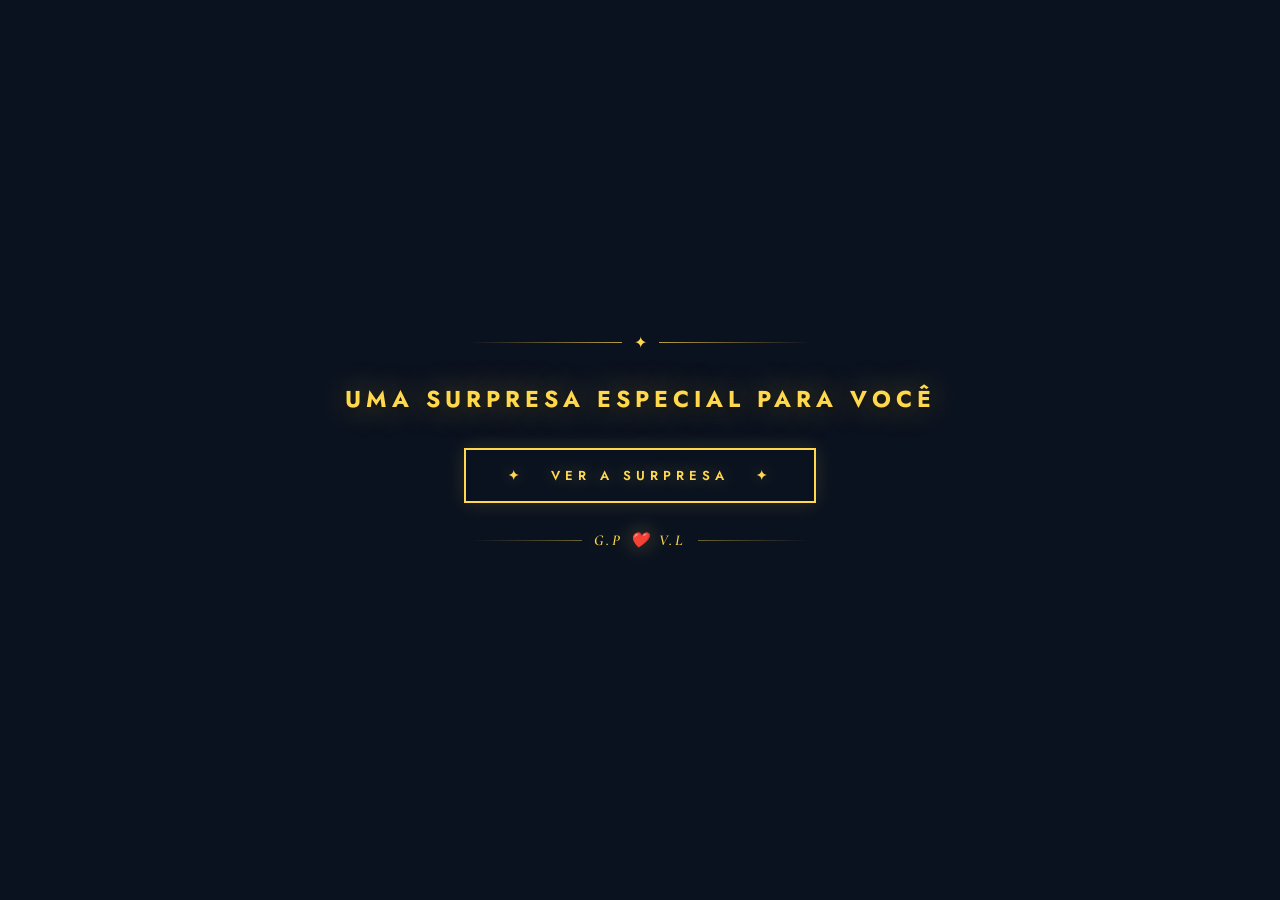
<file: Viagem GV.html>
<!DOCTYPE html>
<html lang="pt-BR">
<head>
<meta charset="UTF-8">
<meta name="viewport" content="width=device-width, initial-scale=1.0">
<title>Viagem GV</title>
<style>
  @import url('https://fonts.googleapis.com/css2?family=Cormorant+Garamond:ital,wght@0,300;0,400;1,300;1,400&family=Jost:wght@200;300;400;600&display=swap');
  *{margin:0;padding:0;box-sizing:border-box;}
  :root{--cream:#F7F3EE;--ink:#1C1A17;--gold:#B8955A;--goldl:#D4B27A;--muted:#7A7060;--red:#8B2635;}
  body{font-family:'Jost',sans-serif;background:var(--ink);min-height:100vh;overflow-x:hidden;}
  .stars{position:absolute;inset:0;overflow:hidden;pointer-events:none;}
  .star{position:absolute;background:white;border-radius:50%;opacity:0;animation:twinkle var(--d,3s) var(--delay,0s) infinite;}
  @keyframes twinkle{0%,100%{opacity:0}50%{opacity:var(--op,0.8)}}
  @keyframes fadeIn{to{opacity:1}}
  @keyframes fadeUp{to{opacity:1;transform:translateY(0)}}

  /* PAGE 1 */
  #page-intro{min-height:100vh;display:flex;flex-direction:column;align-items:center;justify-content:center;position:relative;overflow:hidden;background:#0a1220;transition:opacity .8s ease,transform .8s ease;}
  #page-intro.hide{opacity:0;transform:scale(1.04);pointer-events:none;height:0;overflow:hidden;min-height:0;}
  .plane{position:absolute;top:15%;left:-60px;font-size:24px;animation:flyPlane 14s linear infinite;z-index:5;}
  @keyframes flyPlane{0%{left:-60px;top:18%;opacity:0}5%{opacity:1}95%{opacity:1}100%{left:calc(100% + 60px);top:10%;opacity:0}}
  .monuments-grid{position:absolute;inset:0;display:grid;grid-template-columns:repeat(3,1fr);grid-template-rows:repeat(2,1fr);opacity:.28;filter:grayscale(30%) brightness(.7);}
  .monuments-grid .photo{background-size:cover;background-position:center;width:100%;height:100%;}
  .overlay{position:absolute;inset:0;z-index:2;background:linear-gradient(to bottom,rgba(10,18,32,.55) 0%,rgba(10,18,32,.3) 40%,rgba(10,18,32,.5) 70%,rgba(10,18,32,.85) 100%);}
  .intro-content{position:relative;z-index:10;text-align:center;padding:40px 24px 60px;width:100%;display:flex;flex-direction:column;align-items:center;}
  .intro-line{display:flex;align-items:center;gap:12px;width:100%;max-width:340px;margin-bottom:28px;opacity:0;animation:fadeIn 1s .3s ease forwards;}
  .intro-line::before,.intro-line::after{content:'';flex:1;height:1px;background:linear-gradient(to right,transparent,rgba(255,216,77,.7));}
  .intro-line::after{background:linear-gradient(to left,transparent,rgba(255,216,77,.7));}
  .intro-line span{color:#FFD84D;font-size:16px;}
  .intro-eyebrow{font-weight:700;font-size:clamp(17px,4.5vw,23px);letter-spacing:5px;text-transform:uppercase;color:#FFD84D;margin-bottom:32px;opacity:0;animation:fadeIn 1s .6s ease forwards;text-shadow:0 0 30px rgba(255,216,77,.5),0 2px 8px rgba(0,0,0,.7);}
  .btn-surprise{display:inline-block;border:2px solid #FFD84D;color:#FFD84D;background:transparent;font-family:'Jost',sans-serif;font-weight:600;font-size:13px;letter-spacing:5px;text-transform:uppercase;padding:16px 42px;cursor:pointer;position:relative;overflow:hidden;transition:color .4s ease;opacity:0;animation:fadeIn 1s 1s ease forwards;white-space:nowrap;text-shadow:0 0 16px rgba(255,216,77,.4);box-shadow:0 0 20px rgba(255,216,77,.15);}
  .btn-surprise::before{content:'';position:absolute;inset:0;background:#FFD84D;transform:scaleX(0);transform-origin:left;transition:transform .4s ease;}
  .btn-surprise:hover::before{transform:scaleX(1);}
  .btn-surprise:hover{color:var(--ink);}
  .btn-surprise span{position:relative;z-index:1;}
  .intro-line-bottom{display:flex;align-items:center;gap:12px;width:100%;max-width:340px;margin-top:28px;opacity:0;animation:fadeIn 1s 1.2s ease forwards;}
  .intro-line-bottom::before,.intro-line-bottom::after{content:'';flex:1;height:1px;background:linear-gradient(to right,transparent,rgba(255,216,77,.4));}
  .intro-line-bottom::after{background:linear-gradient(to left,transparent,rgba(255,216,77,.4));}
  .intro-line-bottom span{font-family:'Cormorant Garamond',serif;font-style:italic;font-weight:600;font-size:15px;color:#FFD84D;letter-spacing:3px;white-space:nowrap;text-shadow:0 0 20px rgba(255,216,77,.4);}

  /* PAGE 2 PUZZLE */
  #page-puzzle{display:none;min-height:100vh;background:#0a1220;position:relative;overflow:hidden;flex-direction:column;align-items:center;justify-content:center;padding:40px 16px 60px;}
  #page-puzzle.show{display:flex;animation:fadeIn .8s ease forwards;opacity:0;}
  .puzzle-content{position:relative;z-index:10;width:100%;display:flex;flex-direction:column;align-items:center;}
  .puzzle-header{text-align:center;margin-bottom:24px;}
  .puzzle-eyebrow{font-weight:600;font-size:12px;letter-spacing:5px;text-transform:uppercase;color:#FFD84D;margin-bottom:12px;text-shadow:0 0 20px rgba(255,216,77,.4);}
  .puzzle-title{font-family:'Cormorant Garamond',serif;font-weight:300;font-size:clamp(28px,7vw,42px);color:#F7F3EE;line-height:1.15;}
  .puzzle-title em{font-style:italic;color:#FFD84D;}
  .puzzle-wrap{width:100%;max-width:380px;margin:0 auto 14px;}
  .puzzle-board{display:grid;grid-template-columns:repeat(5,1fr);grid-template-rows:repeat(4,1fr);gap:3px;width:100%;aspect-ratio:5/4;background:rgba(184,149,90,.15);border:1px solid rgba(184,149,90,.3);padding:3px;border-radius:2px;}
  .puzzle-slot{position:relative;background:rgba(10,18,32,.8);border:1px solid rgba(184,149,90,.15);border-radius:1px;overflow:hidden;}
  .puzzle-piece{width:100%;height:100%;background-size:500% 400%;cursor:grab;transition:transform .15s ease,box-shadow .15s ease;touch-action:none;border-radius:1px;}
  .puzzle-piece:active{cursor:grabbing;transform:scale(1.05);box-shadow:0 4px 16px rgba(0,0,0,.5);}
  .puzzle-piece.correct{outline:2px solid rgba(255,216,77,.7);}
  .puzzle-piece.dragging{opacity:.5;}
  .puzzle-hint{font-weight:200;font-size:10px;letter-spacing:3px;text-transform:uppercase;color:rgba(255,216,77,0.75);margin-bottom:10px;text-align:center;}
  .puzzle-buttons{display:flex;flex-direction:column;align-items:center;gap:12px;margin-top:4px;}
  .puzzle-reset{background:transparent;border:1px solid rgba(255,216,77,.4);color:rgba(255,216,77,.7);font-family:'Jost',sans-serif;font-weight:300;font-size:10px;letter-spacing:3px;text-transform:uppercase;padding:10px 24px;cursor:pointer;transition:all .3s ease;}
  .puzzle-reset:hover{border-color:#FFD84D;color:#FFD84D;}
  .btn-skip{background:transparent;border:none;color:rgba(184,149,90,0.75);font-family:'Jost',sans-serif;font-weight:300;font-size:10px;letter-spacing:3px;text-transform:uppercase;padding:6px 16px;cursor:pointer;transition:color .3s ease;text-decoration:underline;text-underline-offset:3px;}
  .btn-skip:hover{color:rgba(184,149,90,.8);}
  .puzzle-modal{display:none;position:fixed;inset:0;background:rgba(10,18,32,.92);z-index:100;align-items:center;justify-content:center;padding:24px;}
  .puzzle-modal.show{display:flex;animation:fadeIn .6s ease forwards;opacity:0;}
  .puzzle-modal-box{background:var(--cream);max-width:340px;width:100%;padding:48px 36px 44px;text-align:center;position:relative;}
  .puzzle-modal-box::before{content:'';position:absolute;top:14px;left:14px;width:36px;height:36px;border:1px solid rgba(184,149,90,.5);border-width:1px 0 0 1px;}
  .puzzle-modal-box::after{content:'';position:absolute;bottom:14px;right:14px;width:36px;height:36px;border:1px solid rgba(184,149,90,.5);border-width:0 1px 1px 0;}
  .modal-ornament{font-size:20px;color:var(--gold);margin-bottom:20px;}
  .modal-msg{font-family:'Cormorant Garamond',serif;font-size:clamp(22px,5vw,28px);font-weight:300;color:var(--ink);line-height:1.3;margin-bottom:10px;}
  .modal-msg2{font-family:'Cormorant Garamond',serif;font-style:italic;font-size:clamp(18px,4vw,22px);font-weight:300;color:var(--red);margin-bottom:32px;}
  .modal-btn{display:inline-block;border:1.5px solid var(--gold);color:var(--gold);background:transparent;font-family:'Jost',sans-serif;font-weight:400;font-size:11px;letter-spacing:4px;text-transform:uppercase;padding:14px 36px;cursor:pointer;position:relative;overflow:hidden;transition:color .3s ease;white-space:nowrap;}
  .modal-btn::before{content:'';position:absolute;inset:0;background:var(--gold);transform:scaleX(0);transform-origin:left;transition:transform .3s ease;}
  .modal-btn:hover::before{transform:scaleX(1);}
  .modal-btn:hover{color:#F7F3EE;}
  .modal-btn span{position:relative;z-index:1;}

  /* PAGE 3 BOARDING */
  #page-boarding{display:none;min-height:100vh;background:#0a1220;position:relative;overflow:hidden;flex-direction:column;align-items:center;justify-content:center;padding:40px 16px 60px;gap:28px;}
  #page-boarding.show{display:flex;animation:fadeIn .8s ease forwards;opacity:0;}
  .boarding-label-top{font-weight:400;font-size:11px;letter-spacing:5px;text-transform:uppercase;color:rgba(255,216,77,0.95);text-align:center;z-index:2;}
  .bp-card{width:100%;max-width:480px;background:var(--cream);position:relative;z-index:2;display:flex;flex-direction:column;}
  .bp-header{background:var(--ink);padding:18px 24px 16px;display:flex;justify-content:space-between;align-items:center;}
  .bp-airline{font-family:'Cormorant Garamond',serif;font-size:20px;font-weight:300;color:#FFD84D;letter-spacing:2px;}
  .bp-type{font-weight:200;font-size:8px;letter-spacing:4px;text-transform:uppercase;color:rgba(247,243,238,0.8);}
  .bp-body{padding:24px 24px 20px;border-bottom:2px dashed rgba(184,149,90,.35);}
  .bp-route{display:flex;align-items:center;justify-content:space-between;margin-bottom:20px;gap:8px;}
  .bp-city-block{flex:1;}
  .bp-city-block.right{text-align:right;}
  .bp-iata{font-family:'Cormorant Garamond',serif;font-size:clamp(42px,10vw,58px);font-weight:300;color:var(--ink);line-height:1;letter-spacing:-2px;}
  .bp-city-name{font-weight:200;font-size:9px;letter-spacing:3px;text-transform:uppercase;color:var(--muted);margin-top:2px;}
  .bp-arrow{display:flex;flex-direction:column;align-items:center;gap:4px;flex-shrink:0;padding:0 4px;}
  .bp-arrow-line{width:60px;height:1px;background:linear-gradient(to right,rgba(184,149,90,.3),var(--gold),rgba(184,149,90,.3));position:relative;}
  .bp-arrow-line::after{content:'▶';position:absolute;right:-6px;top:-7px;font-size:10px;color:var(--gold);}
  .bp-plane-icon{font-size:18px;color:var(--gold);}
  .bp-info-grid{display:grid;grid-template-columns:repeat(3,1fr);gap:14px;}
  .bp-info-label{font-weight:300;font-size:8px;letter-spacing:2px;text-transform:uppercase;color:rgba(120,100,80,1);margin-bottom:3px;}
  .bp-info-value{font-family:'Cormorant Garamond',serif;font-size:17px;font-weight:400;color:var(--ink);line-height:1.1;}
  .bp-info-value.small{font-size:13px;}
  .bp-stub{padding:16px 24px;display:flex;justify-content:space-between;align-items:center;gap:12px;}
  .bp-stub-info{flex:1;}
  .bp-stub-label{font-weight:300;font-size:8px;letter-spacing:2px;text-transform:uppercase;color:rgba(120,100,80,1);margin-bottom:2px;}
  .bp-stub-value{font-family:'Cormorant Garamond',serif;font-size:15px;font-weight:400;color:var(--ink);}
  .bp-barcode{display:flex;gap:2px;align-items:flex-end;flex-shrink:0;}
  .bp-barcode span{display:inline-block;width:2px;background:var(--ink);opacity:.7;}
  #page-boarding .bp-iata{filter:blur(8px);user-select:none;}
  #page-boarding .bp-city-name{filter:blur(5px);user-select:none;}
  #page-boarding .bp-info-blur{filter:blur(5px);user-select:none;}
  .btn-boarding-next{display:inline-block;border:2px solid #FFD84D;color:#FFD84D;background:transparent;font-family:'Jost',sans-serif;font-weight:600;font-size:12px;letter-spacing:5px;text-transform:uppercase;padding:16px 42px;cursor:pointer;position:relative;overflow:hidden;transition:color .4s ease;white-space:nowrap;z-index:2;}
  .btn-boarding-next::before{content:'';position:absolute;inset:0;background:#FFD84D;transform:scaleX(0);transform-origin:left;transition:transform .4s ease;}
  .btn-boarding-next:hover::before{transform:scaleX(1);}
  .btn-boarding-next:hover{color:var(--ink);}
  .btn-boarding-next span{position:relative;z-index:1;}

  /* PAGE 4 ROTEIRO */
  #page-roteiro{display:none;background:var(--ink);min-height:100vh;padding:24px 16px 40px;}
  #page-roteiro.show{display:block;animation:fadeIn .8s ease forwards;opacity:0;}
  .card{background:var(--cream);width:100%;max-width:620px;margin:0 auto;padding:44px 32px 52px;position:relative;}
  .card::before,.card::after{content:'';position:absolute;width:48px;height:48px;border-color:var(--gold);border-style:solid;opacity:.5;}
  .card::before{top:16px;left:16px;border-width:1px 0 0 1px;}
  .card::after{bottom:16px;right:16px;border-width:0 1px 1px 0;}
  .ornament-top{display:flex;align-items:center;gap:10px;margin-bottom:24px;}
  .ornament-top::before,.ornament-top::after{content:'';flex:1;height:1px;background:linear-gradient(to right,transparent,var(--gold));}
  .ornament-top::after{background:linear-gradient(to left,transparent,var(--gold));}
  .ornament-top span{color:var(--gold);font-size:16px;}
  .eyebrow{text-align:center;font-weight:200;font-size:9px;letter-spacing:5px;text-transform:uppercase;color:var(--muted);margin-bottom:10px;}
  .title-block{text-align:center;margin-bottom:8px;}
  .title-main{font-family:'Cormorant Garamond',serif;font-weight:300;font-size:clamp(36px,8vw,54px);line-height:1.1;color:var(--ink);letter-spacing:-1px;}
  .title-main em{font-style:italic;color:var(--gold);}
  .title-pela{font-family:'Cormorant Garamond',serif;font-style:italic;font-weight:300;font-size:clamp(16px,4vw,20px);color:var(--muted);letter-spacing:5px;text-align:center;line-height:1.6;}
  .subtitle{font-family:'Cormorant Garamond',serif;font-style:italic;font-weight:300;font-size:clamp(14px,3.5vw,18px);color:var(--muted);margin-top:4px;letter-spacing:.5px;text-align:center;}
  .divider{width:36px;height:1px;background:var(--gold);margin:20px auto;}
  .date-banner{text-align:center;margin-bottom:28px;}
  .date-banner .dates{font-weight:200;font-size:10px;letter-spacing:3px;color:var(--muted);text-transform:uppercase;line-height:1.6;}
  .date-banner .year{font-family:'Cormorant Garamond',serif;font-size:clamp(22px,5vw,28px);font-weight:300;color:var(--ink);letter-spacing:2px;margin-top:4px;}

  /* CITY ROWS */
  .route{display:flex;flex-direction:column;}
  .city-row{display:flex;align-items:center;flex-wrap:wrap;padding:12px 0;border-top:1px solid rgba(180,160,120,.2);gap:10px;opacity:0;transform:translateY(8px);cursor:pointer;overflow:visible;}
  .city-row.animate{animation:fadeUp .5s ease forwards;}
  .city-row:last-child{border-bottom:1px solid rgba(180,160,120,.2);}
  .city-row:nth-child(1){animation-delay:.1s}.city-row:nth-child(2){animation-delay:.2s}.city-row:nth-child(3){animation-delay:.3s}.city-row:nth-child(4){animation-delay:.4s}.city-row:nth-child(5){animation-delay:.5s}.city-row:nth-child(6){animation-delay:.6s}.city-row:nth-child(7){animation-delay:.7s}
  .city-num{font-family:'Cormorant Garamond',serif;font-size:26px;font-weight:300;color:rgba(184,149,90,.25);line-height:1;min-width:36px;}
  .city-info{flex:1;min-width:0;}
  .city-name{font-family:'Cormorant Garamond',serif;font-size:clamp(20px,5vw,26px);font-weight:400;color:var(--ink);line-height:1;display:flex;align-items:center;gap:6px;flex-wrap:wrap;}
  .city-name .flag{font-size:14px;}
  .special-tag{display:inline-block;background:var(--red);color:#fff;font-weight:300;font-size:7px;letter-spacing:2px;text-transform:uppercase;padding:2px 6px;}
  .city-country{font-weight:200;font-size:9px;letter-spacing:3px;text-transform:uppercase;color:var(--muted);margin-top:2px;}
  .city-dates{text-align:right;white-space:nowrap;flex-shrink:0;}
  .city-dates .d{font-weight:300;font-size:11px;color:var(--ink);letter-spacing:.3px;}
  .city-dates .nights{font-weight:200;font-size:9px;color:var(--muted);letter-spacing:1px;}
  .chevron{display:inline-block;margin-left:6px;font-size:10px;color:rgba(184,149,90,.5);transition:transform .3s ease;vertical-align:middle;}
  .city-row.open .chevron{transform:rotate(180deg);}

  /* CITY DAYS ACCORDION */
  .city-days{width:100%;max-height:0;overflow:visible;transition:max-height .45s ease,opacity .35s ease,padding .35s ease;opacity:0;padding:0;}
  .city-row.open .city-days{max-height:2000px;opacity:1;padding:10px 0 6px;overflow:visible;}
  .days-grid{display:flex;flex-wrap:wrap;gap:8px;overflow:visible;position:relative;}
  .day-card{display:flex;flex-direction:column;align-items:center;justify-content:center;width:52px;height:52px;border:1px solid rgba(184,149,90,.35);background:rgba(184,149,90,.05);border-radius:2px;flex-shrink:0;position:relative;}
  .day-card.has-detail{cursor:pointer;}
  .day-card.has-detail .day-num{color:var(--gold);}
  .day-card.has-detail::after{content:'•';position:absolute;bottom:3px;left:50%;transform:translateX(-50%);font-size:6px;color:var(--gold);}
  .day-num{font-family:'Cormorant Garamond',serif;font-size:20px;font-weight:300;color:var(--ink);line-height:1;}
  .day-mon{font-weight:200;font-size:8px;letter-spacing:1px;text-transform:uppercase;color:var(--muted);margin-top:2px;}
  .day-detail{display:none;}
  .day-inline-panel{width:100%;background:#F7F3EE;border:1px solid rgba(184,149,90,.35);border-radius:2px;margin-top:10px;overflow:hidden;max-height:0;transition:max-height .4s ease;}
  .day-detail-inner{padding:16px;}
  .dd-title{font-family:'Cormorant Garamond',serif;font-size:15px;font-weight:400;color:var(--ink);margin-bottom:10px;padding-bottom:8px;border-bottom:1px solid rgba(184,149,90,.25);}
  .dd-item{display:flex;gap:8px;margin-bottom:7px;align-items:flex-start;}
  .dd-time{font-weight:600;font-size:9px;letter-spacing:1px;color:var(--gold);white-space:nowrap;padding-top:1px;min-width:38px;}
  .dd-desc{font-weight:300;font-size:11px;color:var(--ink);line-height:1.4;}
  .dd-tip{margin-top:10px;padding-top:8px;border-top:1px solid rgba(184,149,90,.2);font-weight:300;font-size:10px;color:var(--muted);font-style:italic;}

  /* BOTTOM BLOCK */
  .bottom-block{margin-top:28px;display:flex;justify-content:space-between;align-items:flex-end;gap:16px;flex-wrap:wrap;}
  .flight-info{flex:1;min-width:140px;}
  .flight-label{font-weight:200;font-size:8px;letter-spacing:3px;text-transform:uppercase;color:var(--muted);margin-bottom:3px;}
  .flight-route{font-family:'Cormorant Garamond',serif;font-size:clamp(16px,4vw,20px);font-weight:300;color:var(--ink);}
  .flight-route .arrow{color:var(--gold);margin:0 3px;}
  .flight-note{font-weight:200;font-size:9px;color:var(--muted);letter-spacing:.3px;margin-top:1px;}
  .names-block{text-align:right;}
  .names-label{font-weight:200;font-size:8px;letter-spacing:3px;text-transform:uppercase;color:var(--muted);margin-bottom:2px;}
  .names{font-family:'Cormorant Garamond',serif;font-size:clamp(18px,4vw,22px);font-style:italic;font-weight:300;color:var(--ink);}
  .ornament-bottom{text-align:center;margin-top:28px;display:flex;align-items:center;gap:10px;}
  .ornament-bottom::before,.ornament-bottom::after{content:'';flex:1;height:1px;background:linear-gradient(to right,transparent,rgba(184,149,90,.4));}
  .ornament-bottom::after{background:linear-gradient(to left,transparent,rgba(184,149,90,.4));}
  .ornament-bottom span{font-family:'Cormorant Garamond',serif;font-style:italic;font-size:13px;color:var(--gold);letter-spacing:2px;white-space:nowrap;}
  .boarding-repeat-label{font-weight:400;font-size:11px;letter-spacing:5px;text-transform:uppercase;color:rgba(255,216,77,0.9);text-align:center;margin:40px 0 16px;width:100%;max-width:620px;}

  /* Frase romântica */
  .frase-romantica {
    max-width: 620px;
    margin: 40px auto 0;
    text-align: center;
    padding: 0 16px;
  }
  .frase-romantica .frase-linha {
    display: flex;
    align-items: center;
    gap: 12px;
    margin-bottom: 20px;
  }
  .frase-romantica .frase-linha::before,
  .frase-romantica .frase-linha::after {
    content: '';
    flex: 1;
    height: 1px;
    background: linear-gradient(to right, transparent, rgba(184,149,90,0.4));
  }
  .frase-romantica .frase-linha::after {
    background: linear-gradient(to left, transparent, rgba(184,149,90,0.4));
  }
  .frase-romantica .frase-linha span { color: var(--gold); font-size: 14px; }
  .frase-texto {
    font-family: 'Cormorant Garamond', serif;
    font-style: italic;
    font-weight: 300;
    font-size: clamp(20px, 5vw, 28px);
    color: #F7F3EE;
    line-height: 1.5;
    letter-spacing: 0.3px;
  }
  .frase-texto em {
    color: #FFD84D;
    font-style: italic;
  }
  .frase-anos {
    font-family: 'Cormorant Garamond', serif;
    font-weight: 300;
    font-size: clamp(56px, 14vw, 88px);
    color: rgba(184,149,90,0.15);
    line-height: 1;
    margin: 12px 0 4px;
    letter-spacing: -4px;
  }
  .frase-sub {
    font-weight: 400;
    font-size: 10px;
    letter-spacing: 5px;
    text-transform: uppercase;
    color: rgba(255,216,77,0.85);
    margin-top: 4px;
  }

  .btn-next-page {
    display: block;
    width: 100%;
    max-width: 620px;
    margin: 36px auto 0;
    border: 2px solid #FFD84D;
    color: #FFD84D;
    background: transparent;
    font-family: 'Jost', sans-serif;
    font-weight: 600;
    font-size: 12px;
    letter-spacing: 5px;
    text-transform: uppercase;
    padding: 16px 0;
    cursor: pointer;
    position: relative;
    overflow: hidden;
    transition: color 0.4s ease;
    white-space: nowrap;
    text-shadow: 0 0 16px rgba(255,216,77,0.3);
  }
  .btn-next-page::before {
    content: '';
    position: absolute;
    inset: 0;
    background: #FFD84D;
    transform: scaleX(0);
    transform-origin: left;
    transition: transform 0.4s ease;
  }
  .btn-next-page:hover::before { transform: scaleX(1); }
  .btn-next-page:hover { color: var(--ink); }
  .btn-next-page span { position: relative; z-index: 1; }
  .countdown-section{max-width:620px;margin:28px auto 0;text-align:center;}
  .cd-label-top{font-weight:400;font-size:10px;letter-spacing:5px;text-transform:uppercase;color:rgba(255,216,77,0.85);margin-bottom:14px;}
  .countdown{display:flex;justify-content:center;gap:6px;}
  .cd-block{display:flex;flex-direction:column;align-items:center;min-width:60px;}
  .cd-num{font-family:'Cormorant Garamond',serif;font-size:clamp(30px,8vw,44px);font-weight:300;color:var(--cream);line-height:1;border-bottom:1px solid rgba(184,149,90,.4);padding-bottom:4px;min-width:56px;text-align:center;}
  .cd-unit{font-weight:400;font-size:9px;letter-spacing:3px;text-transform:uppercase;color:#FFD84D;margin-top:5px;}
  .cd-sep{font-family:'Cormorant Garamond',serif;font-size:34px;font-weight:300;color:rgba(184,149,90,.35);line-height:1;align-self:flex-start;padding-top:3px;}
  .cd-footer{font-family:'Cormorant Garamond',serif;font-style:italic;font-size:14px;color:rgba(184,149,90,0.8);margin-top:14px;letter-spacing:1px;}

  /* PAGE 5 MAPA */
  #page-mapa {
    display: none;
    min-height: 100vh;
    background: #0a1220;
    position: relative;
    overflow: hidden;
    flex-direction: column;
    align-items: center;
    justify-content: center;
    padding: 40px 16px 60px;
  }
  #page-mapa.show {
    display: flex;
    animation: fadeIn 0.8s ease forwards;
    opacity: 0;
  }

  .mapa-content {
    position: relative;
    z-index: 10;
    width: 100%;
    max-width: 560px;
    display: flex;
    flex-direction: column;
    align-items: center;
    gap: 20px;
  }

  .mapa-header { text-align: center; }
  .mapa-line {
    display: flex;
    align-items: center;
    gap: 12px;
    max-width: 300px;
    margin: 0 auto 16px;
  }
  .mapa-line::before, .mapa-line::after {
    content: '';
    flex: 1;
    height: 1px;
    background: linear-gradient(to right, transparent, rgba(255,216,77,0.6));
  }
  .mapa-line::after { background: linear-gradient(to left, transparent, rgba(255,216,77,0.6)); }
  .mapa-line span { color: #FFD84D; font-size: 14px; }

  .mapa-eyebrow {
    font-weight: 600;
    font-size: 11px;
    letter-spacing: 5px;
    text-transform: uppercase;
    color: #FFD84D;
    margin-bottom: 8px;
    text-shadow: 0 0 20px rgba(255,216,77,0.4);
  }
  .mapa-title {
    font-family: 'Cormorant Garamond', serif;
    font-weight: 300;
    font-size: clamp(26px, 6vw, 38px);
    color: #F7F3EE;
    line-height: 1.2;
  }
  .mapa-title em { font-style: italic; color: #FFD84D; }

  .mapa-wrap {
    width: 100%;
    border: 1px solid rgba(184,149,90,0.3);
    border-radius: 4px;
    overflow: hidden;
  }
  .mapa-img-wrap {
    position: relative;
    width: 100%;
  }
  .mapa-img-wrap img {
    width: 100%;
    display: block;
    filter: brightness(0.82) saturate(0.9);
  }
  #mapaCanvas {
    position: absolute;
    inset: 0;
    width: 100%;
    height: 100%;
  }

  .mapa-card {
    width: 100%;
    background: rgba(247,243,238,0.06);
    border: 1px solid rgba(184,149,90,0.25);
    border-radius: 2px;
    padding: 20px 24px;
    text-align: center;
    min-height: 90px;
    display: flex;
    align-items: center;
    justify-content: center;
  }
  .mapa-card-inner { transition: opacity 0.3s ease; }
  .mapa-card-num {
    font-weight: 400;
    font-size: 10px;
    letter-spacing: 4px;
    text-transform: uppercase;
    color: rgba(255,216,77,0.8);
    margin-bottom: 6px;
  }
  .mapa-card-city {
    font-family: 'Cormorant Garamond', serif;
    font-size: clamp(22px, 5vw, 30px);
    font-weight: 300;
    color: #FFD84D;
    line-height: 1.1;
    margin-bottom: 4px;
  }
  .mapa-card-info {
    font-weight: 300;
    font-size: 12px;
    color: rgba(247,243,238,0.9);
    letter-spacing: 0.5px;
  }

  .mapa-btn {
    border: 2px solid #FFD84D;
    color: #FFD84D;
    background: transparent;
    font-family: 'Jost', sans-serif;
    font-weight: 600;
    font-size: 11px;
    letter-spacing: 5px;
    text-transform: uppercase;
    padding: 14px 36px;
    cursor: pointer;
    position: relative;
    overflow: hidden;
    transition: color 0.4s ease;
    white-space: nowrap;
  }
  .mapa-btn::before {
    content: '';
    position: absolute;
    inset: 0;
    background: #FFD84D;
    transform: scaleX(0);
    transform-origin: left;
    transition: transform 0.4s ease;
  }
  .mapa-btn:hover::before { transform: scaleX(1); }
  .mapa-btn:hover { color: var(--ink); }
  .mapa-btn span { position: relative; z-index: 1; }


  /* ===== PAGE 6: CHECKLIST ===== */
  #page-checklist {
    display: none;
    min-height: 100vh;
    background: var(--ink);
    padding: 40px 16px 60px;
  }
  #page-checklist.show {
    display: block;
    animation: fadeIn 0.8s ease forwards;
    opacity: 0;
  }

  .checklist-wrap {
    max-width: 620px;
    margin: 0 auto;
  }

  .checklist-header {
    text-align: center;
    margin-bottom: 36px;
  }

  .checklist-title {
    font-family: 'Cormorant Garamond', serif;
    font-weight: 300;
    font-size: clamp(32px, 8vw, 50px);
    color: var(--cream);
    line-height: 1.15;
    margin-bottom: 8px;
  }
  .checklist-title em { font-style: italic; color: #FFD84D; }

  .checklist-subtitle {
    font-weight: 400;
    font-size: 10px;
    letter-spacing: 5px;
    text-transform: uppercase;
    color: rgba(184,149,90,0.6);
    margin-top: 8px;
  }

  /* Category */
  .cl-category {
    margin-bottom: 28px;
  }

  .cl-cat-title {
    display: flex;
    align-items: center;
    gap: 10px;
    margin-bottom: 12px;
    padding-bottom: 8px;
    border-bottom: 1px solid rgba(184,149,90,0.25);
  }
  .cl-cat-icon { font-size: 18px; }
  .cl-cat-name {
    font-family: 'Cormorant Garamond', serif;
    font-size: 20px;
    font-weight: 400;
    color: var(--cream);
    letter-spacing: 0.5px;
  }
  .cl-cat-count {
    margin-left: auto;
    font-weight: 200;
    font-size: 9px;
    letter-spacing: 3px;
    color: rgba(184,149,90,0.5);
  }

  /* Items grid */
  .cl-items {
    display: grid;
    grid-template-columns: 1fr 1fr;
    gap: 8px;
  }
  @media (max-width: 400px) { .cl-items { grid-template-columns: 1fr; } }

  .cl-item {
    display: flex;
    align-items: center;
    gap: 10px;
    padding: 10px 12px;
    background: rgba(247,243,238,0.04);
    border: 1px solid rgba(184,149,90,0.12);
    border-radius: 2px;
    cursor: pointer;
    transition: background 0.2s ease, border-color 0.2s ease;
    user-select: none;
  }
  .cl-item:hover { background: rgba(247,243,238,0.07); border-color: rgba(184,149,90,0.25); }
  .cl-item.checked {
    background: rgba(184,149,90,0.08);
    border-color: rgba(184,149,90,0.4);
  }
  .cl-item.checked .cl-check { background: var(--gold); border-color: var(--gold); }
  .cl-item.checked .cl-check::after { opacity: 1; }
  .cl-item.checked .cl-text { color: var(--gold); text-decoration: line-through; text-decoration-color: rgba(184,149,90,0.4); }

  .cl-check {
    width: 18px;
    height: 18px;
    border: 1.5px solid rgba(184,149,90,0.4);
    border-radius: 2px;
    flex-shrink: 0;
    position: relative;
    transition: all 0.2s ease;
  }
  .cl-check::after {
    content: '✓';
    position: absolute;
    inset: 0;
    display: flex;
    align-items: center;
    justify-content: center;
    font-size: 11px;
    color: var(--ink);
    font-weight: 700;
    opacity: 0;
    transition: opacity 0.2s ease;
  }

  .cl-text {
    font-weight: 300;
    font-size: 12px;
    color: rgba(247,243,238,0.8);
    line-height: 1.3;
    transition: color 0.2s ease;
  }
  .cl-emoji { font-size: 13px; flex-shrink: 0; }

  /* Progress bar */
  .cl-progress-wrap {
    background: rgba(247,243,238,0.05);
    border: 1px solid rgba(184,149,90,0.2);
    border-radius: 2px;
    padding: 16px 20px;
    margin-bottom: 28px;
    display: flex;
    align-items: center;
    gap: 16px;
  }
  .cl-progress-bar {
    flex: 1;
    height: 4px;
    background: rgba(184,149,90,0.15);
    border-radius: 2px;
    overflow: hidden;
  }
  .cl-progress-fill {
    height: 100%;
    background: linear-gradient(to right, var(--gold), #FFD84D);
    border-radius: 2px;
    transition: width 0.4s ease;
    width: 0%;
  }
  .cl-progress-text {
    font-family: 'Cormorant Garamond', serif;
    font-size: 18px;
    font-weight: 300;
    color: #FFD84D;
    white-space: nowrap;
  }

  /* Google Docs link box */
  .cl-doc-box {
    background: rgba(247,243,238,0.04);
    border: 1px solid rgba(184,149,90,0.25);
    border-radius: 2px;
    padding: 24px;
    margin-top: 8px;
    text-align: center;
  }
  .cl-doc-icon { font-size: 32px; margin-bottom: 10px; }
  .cl-doc-title {
    font-family: 'Cormorant Garamond', serif;
    font-size: 20px;
    font-weight: 300;
    color: var(--cream);
    margin-bottom: 6px;
  }
  .cl-doc-desc {
    font-weight: 200;
    font-size: 10px;
    letter-spacing: 2px;
    color: rgba(184,149,90,0.6);
    text-transform: uppercase;
    margin-bottom: 16px;
  }
  .cl-doc-input-wrap {
    display: flex;
    gap: 8px;
    max-width: 420px;
    margin: 0 auto;
    flex-wrap: wrap;
    justify-content: center;
  }
  .cl-doc-input {
    flex: 1;
    min-width: 200px;
    background: rgba(247,243,238,0.06);
    border: 1px solid rgba(184,149,90,0.3);
    border-radius: 2px;
    padding: 10px 14px;
    font-family: 'Jost', sans-serif;
    font-weight: 200;
    font-size: 11px;
    color: var(--cream);
    letter-spacing: 0.5px;
    outline: none;
    transition: border-color 0.3s;
  }
  .cl-doc-input::placeholder { color: rgba(184,149,90,0.4); }
  .cl-doc-input:focus { border-color: rgba(255,216,77,0.5); }
  .cl-doc-btn {
    background: transparent;
    border: 1.5px solid #FFD84D;
    color: #FFD84D;
    font-family: 'Jost', sans-serif;
    font-weight: 600;
    font-size: 10px;
    letter-spacing: 3px;
    text-transform: uppercase;
    padding: 10px 20px;
    cursor: pointer;
    position: relative;
    overflow: hidden;
    transition: color 0.3s ease;
    white-space: nowrap;
    border-radius: 2px;
  }
  .cl-doc-btn::before {
    content: '';
    position: absolute;
    inset: 0;
    background: #FFD84D;
    transform: scaleX(0);
    transform-origin: left;
    transition: transform 0.3s ease;
  }
  .cl-doc-btn:hover::before { transform: scaleX(1); }
  .cl-doc-btn:hover { color: var(--ink); }
  .cl-doc-btn span { position: relative; z-index: 1; }
  .cl-doc-link {
    display: inline-flex;
    align-items: center;
    gap: 6px;
    margin-top: 10px;
    font-weight: 300;
    font-size: 11px;
    color: rgba(184,149,90,0.7);
    text-decoration: none;
    letter-spacing: 0.5px;
    transition: color 0.2s;
  }
  .cl-doc-link:hover { color: #FFD84D; }
  .cl-doc-link-wrap { margin-top: 10px; display: none; }
  .cl-doc-link-wrap.show { display: block; }


  /* Back navigation buttons */
  .btn-back {
    display: inline-flex;
    align-items: center;
    gap: 8px;
    background: transparent;
    border: 1px solid rgba(184,149,90,0.6);
    color: rgba(184,149,90,0.7);
    font-family: 'Jost', sans-serif;
    font-weight: 300;
    font-size: 10px;
    letter-spacing: 4px;
    text-transform: uppercase;
    padding: 10px 20px;
    cursor: pointer;
    transition: all 0.3s ease;
    white-space: nowrap;
  }
  .btn-back:hover {
    border-color: rgba(184,149,90,0.7);
    color: rgba(184,149,90,1);
  }
  .btn-back .arrow { font-size: 12px; }

  /* Nav bar for pages 4/5/6 */
  .page-nav {
    display: flex;
    align-items: center;
    justify-content: space-between;
    max-width: 620px;
    margin: 0 auto 24px;
    padding: 0 4px;
    gap: 12px;
  }
  .page-nav-dots {
    display: flex;
    gap: 6px;
    align-items: center;
  }
  .page-nav-dot {
    width: 6px;
    height: 6px;
    border-radius: 50%;
    background: rgba(184,149,90,0.25);
    transition: all 0.3s ease;
  }
  .page-nav-dot.active {
    background: #FFD84D;
    width: 18px;
    border-radius: 3px;
  }


  /* ===== PAGE 7: CARTA + PEDIDO ===== */
  #page-proposal {
    display: none;
    min-height: 100vh;
    background: #0a1220;
    position: relative;
    overflow-x: hidden;
    flex-direction: column;
    align-items: center;
    padding: 48px 16px 80px;
  }
  #page-proposal.show {
    display: flex;
    animation: fadeIn 0.8s ease forwards;
    opacity: 0;
  }

  /* ─── Carta ─── */
  .carta-wrap {
    width: 100%;
    max-width: 580px;
    position: relative;
    z-index: 2;
  }

  .carta-ornament {
    display: flex;
    align-items: center;
    gap: 12px;
    margin-bottom: 32px;
  }
  .carta-ornament::before, .carta-ornament::after {
    content: '';
    flex: 1;
    height: 1px;
    background: linear-gradient(to right, transparent, rgba(255,216,77,0.5));
  }
  .carta-ornament::after { background: linear-gradient(to left, transparent, rgba(255,216,77,0.5)); }
  .carta-ornament span { color: #FFD84D; font-size: 18px; }

  .carta-eyebrow {
    font-weight: 600;
    font-size: 12px;
    letter-spacing: 4px;
    text-transform: uppercase;
    color: #FFD84D;
    text-align: center;
    margin-bottom: 40px;
    text-shadow: 0 0 20px rgba(255,216,77,0.35);
  }

  .carta-body {
    font-family: 'Cormorant Garamond', serif;
    font-size: clamp(18px, 4.2vw, 23px);
    font-weight: 300;
    color: #FFFFFF;
    line-height: 1.85;
    letter-spacing: 0.2px;
  }
  .carta-body p { margin-bottom: 24px; }
  .carta-body em { font-style: italic; color: #FFD84D; }
  .carta-body .carta-assinatura {
    margin-top: 40px;
    font-style: italic;
    color: rgba(247,243,238,0.95);
    font-size: clamp(15px, 3.5vw, 19px);
  }

  .carta-divider {
    width: 40px;
    height: 1px;
    background: rgba(184,149,90,0.4);
    margin: 32px auto;
  }

  /* ─── Chamada pro cadeado ─── */
  .lock-teaser {
    width: 100%;
    max-width: 580px;
    text-align: center;
    margin-top: 16px;
    position: relative;
    z-index: 2;
  }
  .lock-teaser-text {
    font-family: 'Cormorant Garamond', serif;
    font-style: italic;
    font-size: clamp(20px, 5vw, 28px);
    font-weight: 300;
    color: rgba(247,243,238,0.95);
    margin-bottom: 20px;
    line-height: 1.4;
  }
  .lock-teaser-text em { color: #FFD84D; font-style: italic; }

  .arrow-down {
    display: flex;
    flex-direction: column;
    align-items: center;
    gap: 4px;
    animation: bounceDown 1.6s ease-in-out infinite;
  }
  .arrow-down span {
    display: block;
    width: 2px;
    height: 10px;
    background: rgba(255,216,77,0.6);
    border-radius: 1px;
  }
  .arrow-down::after {
    content: '▼';
    color: rgba(255,216,77,0.7);
    font-size: 14px;
    margin-top: 2px;
  }
  @keyframes bounceDown {
    0%, 100% { transform: translateY(0); opacity: 0.6; }
    50% { transform: translateY(8px); opacity: 1; }
  }

  /* ─── Cadeado ─── */
  .lock-section {
    width: 100%;
    max-width: 580px;
    display: flex;
    flex-direction: column;
    align-items: center;
    margin-top: 52px;
    position: relative;
    z-index: 2;
  }

  .lock-label {
    font-weight: 400;
    font-size: 10px;
    letter-spacing: 5px;
    text-transform: uppercase;
    color: #FFD84D;
    margin-bottom: 24px;
  }

  .lock-icon {
    font-size: 72px;
    line-height: 1;
    margin-bottom: 20px;
    transition: transform 0.6s ease;
    filter: drop-shadow(0 0 20px rgba(255,216,77,0.15));
  }
  .lock-icon.unlocked {
    animation: unlockPop 0.6s ease forwards;
    filter: drop-shadow(0 0 30px rgba(255,216,77,0.5));
  }
  @keyframes unlockPop {
    0% { transform: scale(1) rotate(0deg); }
    40% { transform: scale(1.3) rotate(-8deg); }
    70% { transform: scale(0.9) rotate(4deg); }
    100% { transform: scale(1.1) rotate(0deg); }
  }

  .lock-countdown-label {
    font-weight: 400;
    font-size: 10px;
    letter-spacing: 5px;
    text-transform: uppercase;
    color: rgba(255,216,77,0.85);
    margin-bottom: 12px;
    text-align: center;
  }

  .lock-countdown {
    display: flex;
    align-items: flex-start;
    gap: 4px;
    margin-bottom: 8px;
  }
  .lock-cd-block {
    display: flex;
    flex-direction: column;
    align-items: center;
    min-width: 52px;
  }
  .lock-cd-num {
    font-family: 'Cormorant Garamond', serif;
    font-size: clamp(28px, 7vw, 40px);
    font-weight: 300;
    color: #F7F3EE;
    line-height: 1;
    border-bottom: 1px solid rgba(184,149,90,0.3);
    padding-bottom: 4px;
    min-width: 48px;
    text-align: center;
  }
  .lock-cd-unit {
    font-weight: 400;
    font-size: 8px;
    letter-spacing: 3px;
    text-transform: uppercase;
    color: rgba(255,216,77,0.9);
    margin-top: 5px;
  }
  .lock-cd-sep {
    font-family: 'Cormorant Garamond', serif;
    font-size: 30px;
    font-weight: 300;
    color: rgba(184,149,90,0.3);
    line-height: 1;
    padding-top: 3px;
  }

  .lock-date-hint {
    font-family: 'Cormorant Garamond', serif;
    font-style: italic;
    font-size: 14px;
    color: rgba(184,149,90,0.8);
    text-align: center;
    margin-top: 8px;
  }

  /* ─── Pedido (hidden until unlock) ─── */
  #proposal-content {
    display: none;
    flex-direction: column;
    align-items: center;
    width: 100%;
    max-width: 580px;
    text-align: center;
    animation: fadeIn 1.2s ease forwards;
    opacity: 0;
  }
  #proposal-content.show { display: flex; }

  .ring-emoji {
    font-size: 64px;
    margin-bottom: 24px;
    animation: ringFloat 2s ease-in-out infinite;
  }
  @keyframes ringFloat {
    0%, 100% { transform: translateY(0) rotate(-5deg); }
    50% { transform: translateY(-10px) rotate(5deg); }
  }

  .proposal-question {
    font-family: 'Cormorant Garamond', serif;
    font-size: clamp(32px, 8vw, 52px);
    font-weight: 300;
    color: #F7F3EE;
    line-height: 1.2;
    margin-bottom: 12px;
  }
  .proposal-question em { font-style: italic; color: #FFD84D; }

  .proposal-sub {
    font-family: 'Cormorant Garamond', serif;
    font-style: italic;
    font-size: clamp(16px, 4vw, 22px);
    font-weight: 300;
    color: rgba(247,243,238,0.85);
    margin-bottom: 48px;
  }

  .proposal-buttons {
    display: flex;
    gap: 20px;
    flex-wrap: wrap;
    justify-content: center;
    position: relative;
    width: 100%;
    min-height: 80px;
    align-items: center;
  }

  .btn-yes {
    border: 2px solid #FFD84D;
    color: #1C1A17;
    background: #FFD84D;
    font-family: 'Jost', sans-serif;
    font-weight: 700;
    font-size: 14px;
    letter-spacing: 4px;
    text-transform: uppercase;
    padding: 18px 48px;
    cursor: pointer;
    position: relative;
    overflow: hidden;
    transition: transform 0.2s ease, box-shadow 0.2s ease;
    white-space: nowrap;
    box-shadow: 0 0 30px rgba(255,216,77,0.4);
  }
  .btn-yes:hover { transform: scale(1.05); box-shadow: 0 0 40px rgba(255,216,77,0.6); }

  .btn-no {
    border: 1px solid rgba(184,149,90,0.3);
    color: rgba(184,149,90,0.5);
    background: transparent;
    font-family: 'Jost', sans-serif;
    font-weight: 300;
    font-size: 11px;
    letter-spacing: 3px;
    text-transform: uppercase;
    padding: 14px 28px;
    cursor: pointer;
    transition: all 0.15s ease;
    white-space: nowrap;
    position: absolute;
    user-select: none;
  }

  /* ─── Sim! ─── */
  #proposal-yes {
    display: none;
    flex-direction: column;
    align-items: center;
    width: 100%;
    max-width: 580px;
    text-align: center;
    animation: fadeIn 1s ease forwards;
    opacity: 0;
  }
  #proposal-yes.show { display: flex; }

  .yes-hearts {
    font-size: 48px;
    margin-bottom: 24px;
    animation: heartbeat 0.8s ease-in-out infinite;
  }
  @keyframes heartbeat {
    0%,100% { transform: scale(1); }
    50% { transform: scale(1.15); }
  }

  .yes-title {
    font-family: 'Cormorant Garamond', serif;
    font-size: clamp(36px, 9vw, 60px);
    font-weight: 300;
    color: #FFD84D;
    line-height: 1.1;
    margin-bottom: 16px;
    text-shadow: 0 0 40px rgba(255,216,77,0.4);
  }
  .yes-sub {
    font-family: 'Cormorant Garamond', serif;
    font-style: italic;
    font-size: clamp(18px, 4.5vw, 26px);
    font-weight: 300;
    color: rgba(247,243,238,0.7);
    line-height: 1.5;
  }

  /* Confetti */
  .confetti-piece {
    position: fixed;
    width: 8px;
    height: 8px;
    border-radius: 2px;
    animation: confettiFall linear forwards;
    z-index: 9999;
  }
  @keyframes confettiFall {
    0% { transform: translateY(-20px) rotate(0deg); opacity: 1; }
    100% { transform: translateY(100vh) rotate(720deg); opacity: 0; }
  }

</style>
</head>
<body>

<!-- PAGE 1 -->
<div id="page-intro">
  <div class="stars" id="stars1"></div>
  <div class="plane">✈</div>
  <div class="monuments-grid">
    <div class="photo" style="background-image:url('https://images.unsplash.com/photo-1511739001486-6bfe10ce785f?w=600&q=80')"></div>
    <div class="photo" style="background-image:url('https://images.unsplash.com/photo-1552832230-c0197dd311b5?w=600&q=80')"></div>
    <div class="photo" style="background-image:url('https://images.unsplash.com/photo-1534113414509-0eec2bfb493f?w=600&q=80')"></div>
    <div class="photo" style="background-image:url('https://images.unsplash.com/photo-1543429776-2782fc8e3e7a?w=600&q=80')"></div>
    <div class="photo" style="background-image:url('https://images.unsplash.com/photo-1555992336-03a23c7b20ee?w=600&q=80')"></div>
    <div class="photo" style="background-image:url('https://images.unsplash.com/photo-1539037116277-4db20889f2d4?w=600&q=80')"></div>
  </div>
  <div class="overlay"></div>
  <div class="intro-content">
    <div class="intro-line"><span>✦</span></div>
    <p class="intro-eyebrow">uma surpresa especial para você</p>
    <button class="btn-surprise" onclick="revealPage()"><span>✦ &nbsp; ver a surpresa &nbsp; ✦</span></button>
    <div class="intro-line-bottom"><span>G.P ❤️ V.L</span></div>
  </div>
</div>

<!-- PAGE 2 PUZZLE -->
<div id="page-puzzle">
  <div class="stars" id="stars2"></div>
  <div class="puzzle-content">
    <div class="puzzle-header">
      <div class="intro-line" style="max-width:300px;margin:0 auto 20px;"><span>✦</span></div>
      <p class="puzzle-eyebrow">resolva para continuar</p>
      <p class="puzzle-title">Monte a foto<br>para ver a <em>surpresa</em></p>
    </div>
    <div class="puzzle-wrap"><div class="puzzle-board" id="puzzleBoard"></div></div>
    <p class="puzzle-hint" id="puzzleHint">arraste as peças para montar a imagem</p>
    <div class="puzzle-buttons">
      <button class="puzzle-reset" onclick="resetPuzzle()">↺ embaralhar</button>
      <button class="btn-skip" onclick="goToBoarding()">pular →</button>
    </div>
  </div>
  <div class="puzzle-modal" id="puzzleModal">
    <div class="puzzle-modal-box">
      <div class="modal-ornament">✦</div>
      <p class="modal-msg">Agora sim vamos para a surpresa!!</p>
      <p class="modal-msg2">Te amo coisinha ❤️</p>
      <button class="modal-btn" onclick="goToBoarding()"><span>ver a surpresa →</span></button>
    </div>
  </div>
</div>

<!-- PAGE 3 BOARDING -->
<div id="page-boarding">
  <div class="stars" id="stars3"></div>
  <p class="boarding-label-top">seus cartões de embarque</p>
  <div class="bp-card">
    <div class="bp-header"><span class="bp-airline">✦ GV Airlines</span><span class="bp-type">Boarding Pass · Ida</span></div>
    <div class="bp-body">
      <div class="bp-route">
        <div class="bp-city-block"><div class="bp-iata">GRU</div><div class="bp-city-name">São Paulo<br>Guarulhos</div></div>
        <div class="bp-arrow"><div class="bp-plane-icon">✈</div><div class="bp-arrow-line"></div></div>
        <div class="bp-city-block right"><div class="bp-iata">ORY</div><div class="bp-city-name">Paris<br>Orly</div></div>
      </div>
      <div class="bp-info-grid">
        <div class="bp-info-block"><div class="bp-info-label">Data</div><div class="bp-info-value">26 DEZ 2026</div></div>
        <div class="bp-info-block"><div class="bp-info-label">Embarque</div><div class="bp-info-value">22h15</div></div>
        <div class="bp-info-block"><div class="bp-info-label">Chegada</div><div class="bp-info-value">27 DEZ<br><span style="font-size:14px">16h00</span></div></div>
        <div class="bp-info-block"><div class="bp-info-label">Passageiros</div><div class="bp-info-value small">Gabriel &<br>Vitória</div></div>
        <div class="bp-info-block"><div class="bp-info-label">Classe</div><div class="bp-info-value">Economy</div></div>
        <div class="bp-info-block bp-info-blur"><div class="bp-info-label">Destino</div><div class="bp-info-value small">Paris,<br>França 🇫🇷</div></div>
      </div>
    </div>
    <div class="bp-stub">
      <div class="bp-stub-info"><div class="bp-stub-label">Partida</div><div class="bp-stub-value">26/12 · 22h15</div></div>
      <div class="bp-stub-info bp-info-blur"><div class="bp-stub-label">Voo</div><div class="bp-stub-value">GRU → ORY</div></div>
      <div class="bp-barcode" id="barcode1"></div>
    </div>
  </div>
  <div class="bp-card">
    <div class="bp-header"><span class="bp-airline">✦ GV Airlines</span><span class="bp-type">Boarding Pass · Volta</span></div>
    <div class="bp-body">
      <div class="bp-route">
        <div class="bp-city-block"><div class="bp-iata">MAD</div><div class="bp-city-name">Madrid<br>Espanha</div></div>
        <div class="bp-arrow"><div class="bp-plane-icon">✈</div><div class="bp-arrow-line"></div></div>
        <div class="bp-city-block right"><div class="bp-iata">GRU</div><div class="bp-city-name">São Paulo<br>Guarulhos</div></div>
      </div>
      <div class="bp-info-grid">
        <div class="bp-info-block"><div class="bp-info-label">Data</div><div class="bp-info-value">16 JAN 2027</div></div>
        <div class="bp-info-block"><div class="bp-info-label">Embarque</div><div class="bp-info-value">10h20</div></div>
        <div class="bp-info-block"><div class="bp-info-label">Chegada</div><div class="bp-info-value small">16 JAN<br><span style="font-size:14px">19h55</span></div></div>
        <div class="bp-info-block"><div class="bp-info-label">Passageiros</div><div class="bp-info-value small">Gabriel &<br>Vitória</div></div>
        <div class="bp-info-block"><div class="bp-info-label">Classe</div><div class="bp-info-value">Economy</div></div>
        <div class="bp-info-block bp-info-blur"><div class="bp-info-label">Retorno</div><div class="bp-info-value small">São Paulo,<br>Brasil 🇧🇷</div></div>
      </div>
    </div>
    <div class="bp-stub">
      <div class="bp-stub-info"><div class="bp-stub-label">Partida</div><div class="bp-stub-value">16/01 · 10h20</div></div>
      <div class="bp-stub-info bp-info-blur"><div class="bp-stub-label">Voo</div><div class="bp-stub-value">MAD → GRU</div></div>
      <div class="bp-barcode" id="barcode2"></div>
    </div>
  </div>
  <button class="btn-boarding-next" onclick="goToRoteiro()"><span>✦ &nbsp; ver o roteiro &nbsp; ✦</span></button>
</div>

<!-- PAGE 4 ROTEIRO -->
<div id="page-roteiro">
  <div class="page-nav">
    <button class="btn-back" onclick="goBackToBoarding()"><span class="arrow">←</span> cartões</button>
    <div class="page-nav-dots">
      <div class="page-nav-dot active"></div>
      <div class="page-nav-dot"></div>
      <div class="page-nav-dot"></div>
      <div class="page-nav-dot"></div>
    </div>
    <button class="btn-back" onclick="goToMapa()">mapa <span class="arrow">→</span></button>
  </div>
  <div class="card">
    <div class="ornament-top"><span>✦</span></div>
    <p class="eyebrow">uma surpresa para você</p>
    <div class="title-block">
      <h1 class="title-main">Nossa Viagem</h1>
      <p class="title-pela">pela</p>
      <h1 class="title-main"><em>Europa</em></h1>
      <p class="subtitle">7 cidades · 21 dias</p>
    </div>
    <div class="divider"></div>
    <div class="date-banner">
      <p class="dates">27 de dezembro de 2026 — 16 de janeiro de 2027</p>
      <p class="year">2026 · 2027</p>
    </div>
          <div class="city-row" onclick="toggleCity(this)">
        <span class="city-num">I</span>
        <div class="city-info">
          <div class="city-name"><span class="flag">🇫🇷</span> Paris <span class="special-tag">Réveillon</span><span class="chevron">▼</span></div>
          <p class="city-country">França</p>
        </div>
        <div class="city-dates"><p class="d">27/12 → 01/01</p><p class="nights">5 noites</p></div>
        <div class="city-days"><div class="days-grid"><div class="day-card has-detail" data-dayid="paris-27" onclick="toggleDay(event,this)"><span class="day-num">27</span><span class="day-mon">dez</span><div class="day-detail"><div class="day-detail-inner"><p class="dd-title">Chegada em Paris</p><div class="dd-item"><span class="dd-time">16h00</span><span class="dd-desc">Pouso no Aeroporto de Orly ✈️</span></div><div class="dd-item"><span class="dd-time">16h–17h</span><span class="dd-desc">Metrô Linha 14 → Bastilha (~40 min, €4,50/pessoa)</span></div><div class="dd-item"><span class="dd-time">17h–18h</span><span class="dd-desc">Check-in no Airbnb · primeira volta pelo bairro 🪟</span></div><div class="dd-item"><span class="dd-time">18h–19h</span><span class="dd-desc">Mercado Franprix · baguete, queijo, presunto, vinho 🥖🧀🍷</span></div><div class="dd-item"><span class="dd-time">19h30</span><span class="dd-desc">Jantar no Airbnb · descanso após 20h de viagem 😴</span></div><div class="dd-tip">🌡️ 2°C a 7°C — agasalhe bem!</div></div></div></div><div class="day-card has-detail" data-dayid="paris-28" onclick="toggleDay(event,this)"><span class="day-num">28</span><span class="day-mon">dez</span><div class="day-detail"><div class="day-detail-inner"><p class="dd-title">O Ícone Metálico</p><div class="dd-item"><span class="dd-time">08h00</span><span class="dd-desc">Saída Bastille → Trocadéro (Linha 1 + 6, ~20min)</span></div><div class="dd-item"><span class="dd-time">08h30</span><span class="dd-desc">Trocadéro · Torre iluminada ao amanhecer 🌌🗼</span></div><div class="dd-item"><span class="dd-time">11h00</span><span class="dd-desc">Subida à Torre Eiffel · escadas 2º andar 🗼 (€14,80)</span></div><div class="dd-item"><span class="dd-time">13h00</span><span class="dd-desc">Champ de Mars · crepe ou lanche 🥖</span></div><div class="dd-item"><span class="dd-time">14h30</span><span class="dd-desc">Hôtel des Invalides · cúpula dourada ⚔️</span></div><div class="dd-item"><span class="dd-time">15h30</span><span class="dd-desc">Jardim Museu Rodin · €4/pessoa 🗿</span></div><div class="dd-item"><span class="dd-time">16h30</span><span class="dd-desc">Pont Alexandre III · a ponte mais bela de Paris 🌉</span></div><div class="dd-item"><span class="dd-time">17h00</span><span class="dd-desc">Petit Palais · entrada gratuita 🏛</span></div><div class="dd-item"><span class="dd-time">17h45</span><span class="dd-desc">Champs-Élysées · iluminação natalina 🎄</span></div><div class="dd-item"><span class="dd-time">18h30</span><span class="dd-desc">Arco do Triunfo · subida opcional €16 🌃</span></div><div class="dd-item"><span class="dd-time">19h30</span><span class="dd-desc">Jantar Saint-Germain · Le Buci ~€14 🍷</span></div><div class="dd-item"><span class="dd-time">21h00</span><span class="dd-desc">Passeio noturno margens do Sena 🌊</span></div><div class="dd-tip">🎫 Reserve Torre Eiffel: toureiffel.paris — €14,80/pessoa</div></div></div></div><div class="day-card has-detail" data-dayid="paris-29" onclick="toggleDay(event,this)"><span class="day-num">29</span><span class="day-mon">dez</span><div class="day-detail"><div class="day-detail-inner"><p class="dd-title">O Berço de Paris</p><div class="dd-item"><span class="dd-time">08h15</span><span class="dd-desc">Saída Bastille → Île de la Cité</span></div><div class="dd-item"><span class="dd-time">09h00</span><span class="dd-desc">Sainte-Chapelle · vitrais góticos ao amanhecer 🌅 (€22)</span></div><div class="dd-item"><span class="dd-time">10h15</span><span class="dd-desc">Notre-Dame · reaberta 2024, gratuita ⛪</span></div><div class="dd-item"><span class="dd-time">11h15</span><span class="dd-desc">Île de la Cité · Place Dauphine + Pont Neuf 🌉</span></div><div class="dd-item"><span class="dd-time">12h00</span><span class="dd-desc">Almoço no Marais · falafels ~€8 🧆</span></div><div class="dd-item"><span class="dd-time">13h00</span><span class="dd-desc">Place des Vosges + Casa de Victor Hugo 🏛</span></div><div class="dd-item"><span class="dd-time">14h15</span><span class="dd-desc">Passeio livre Marais · Pompidou 🎨</span></div><div class="dd-item"><span class="dd-time">15h15</span><span class="dd-desc">Pausa · vin chaud ou chocolat chaud ~€5 ☕</span></div><div class="dd-item"><span class="dd-time">16h00</span><span class="dd-desc">Canal Saint-Martin · pontes de ferro 🌉</span></div><div class="dd-item"><span class="dd-time">17h00</span><span class="dd-desc">Jantar em République · bistrô ~€13 🍷</span></div><div class="dd-tip">🎫 Sainte-Chapelle: sainte-chapelle.fr · Notre-Dame: resa.notredamedeparis.fr</div></div></div></div><div class="day-card has-detail" data-dayid="paris-30" onclick="toggleDay(event,this)"><span class="day-num">30</span><span class="day-mon">dez</span><div class="day-detail"><div class="day-detail-inner"><p class="dd-title">A Realeza e o Jazz</p><div class="dd-item"><span class="dd-time">08h15</span><span class="dd-desc">Saída Bastille → Versailles via RER C (~1h)</span></div><div class="dd-item"><span class="dd-time">09h00</span><span class="dd-desc">Palácio de Versailles · Galeria dos Espelhos 🪞 (€19,50)</span></div><div class="dd-item"><span class="dd-time">11h00</span><span class="dd-desc">Jardins + Grande Canal · almoço à beira do lago 🥖</span></div><div class="dd-item"><span class="dd-time">13h30</span><span class="dd-desc">Retorno a Paris · Panteão + Jardins do Luxemburgo 🌳</span></div><div class="dd-item"><span class="dd-time">17h30</span><span class="dd-desc">Passeio de barco pelo Sena · Bateaux-Mouches 🚢 (€16)</span></div><div class="dd-item"><span class="dd-time">19h15</span><span class="dd-desc">Jantar Rue de la Huchette ~€13 🍽</span></div><div class="dd-item"><span class="dd-time">21h00</span><span class="dd-desc">Caveau de la Huchette · jazz ao vivo 1946 🎷 (€14)</span></div><div class="dd-tip">🎫 Reserve: Versailles · Bateaux-Mouches · RER C bilhete especial</div></div></div></div><div class="day-card has-detail" data-dayid="paris-31" onclick="toggleDay(event,this)"><span class="day-num">31</span><span class="day-mon">dez</span><div class="day-detail"><div class="day-detail-inner"><p class="dd-title">Réveillon em Paris 🥂</p><div class="dd-item"><span class="dd-time">09h00</span><span class="dd-desc">Museu do Louvre · Mona Lisa, Vênus de Milo 🖼 (€22)</span></div><div class="dd-item"><span class="dd-time">12h45</span><span class="dd-desc">Palais Royal · colunas de Buren 🏛</span></div><div class="dd-item"><span class="dd-time">13h30</span><span class="dd-desc">Praça da Concórdia + Champs-Élysées natalina 🎄</span></div><div class="dd-item"><span class="dd-time">15h30</span><span class="dd-desc">Arco do Triunfo · terraço 360° (€16) 🏛</span></div><div class="dd-item"><span class="dd-time">17h15</span><span class="dd-desc">Descanso no Airbnb · prepara mochila da virada 🧣</span></div><div class="dd-item"><span class="dd-time">22h00</span><span class="dd-desc">Pont de Bir-Hakeim · champanhe + vista da Torre 🗼</span></div><div class="dd-item"><span class="dd-time">00h00</span><span class="dd-desc">Virada! Torre Eiffel pisca · brinde ✨🥂</span></div><div class="dd-tip">🛒 Compre: champanhe + taças + chocolate quente · 🌡️ ~2°C</div></div></div></div></div></div>
      </div>
      <div class="city-row" onclick="toggleCity(this)">
        <span class="city-num">II</span>
        <div class="city-info">
          <div class="city-name"><span class="flag">🇨🇭</span> Lucerna<span class="chevron">▼</span></div>
          <p class="city-country">Suíça</p>
        </div>
        <div class="city-dates"><p class="d">01/01 → 03/01</p><p class="nights">2 noites</p></div>
        <div class="city-days"><div class="days-grid"><div class="day-card has-detail" data-dayid="lucerna-01" onclick="toggleDay(event,this)"><span class="day-num">01</span><span class="day-mon">jan</span><div class="day-detail"><div class="day-detail-inner"><p class="dd-title">Paris → Lucerna</p><div class="dd-item"><span class="dd-time">09h30</span><span class="dd-desc">Café na Boulangerie Ménier · croissant ~€8 os dois 🥐</span></div><div class="dd-item"><span class="dd-time">10h30</span><span class="dd-desc">TGV Paris → Basileia (~3h) · paisagem da Borgonha 🏔</span></div><div class="dd-item"><span class="dd-time">13h30</span><span class="dd-desc">Conexão Basileia → trem SBB para Lucerna (~1h20)</span></div><div class="dd-item"><span class="dd-time">15h00</span><span class="dd-desc">Chegada · check-in Ibis Styles 🏨</span></div><div class="dd-item"><span class="dd-time">15h30</span><span class="dd-desc">Kapellbrücke + Altstadt · ponte do séc. XIV 🌉</span></div><div class="dd-item"><span class="dd-time">17h30</span><span class="dd-desc">Chocolate quente num café da Altstadt 🍫</span></div><div class="dd-item"><span class="dd-time">19h30</span><span class="dd-desc">Jantar · Fondue House du Pont 🧀🥂 (~€50 os dois)</span></div><div class="dd-tip">🚄 Reserve trem: sbb.ch — rota Paris → Basileia → Lucerna</div></div></div></div><div class="day-card has-detail" data-dayid="lucerna-02" onclick="toggleDay(event,this)"><span class="day-num">02</span><span class="day-mon">jan</span><div class="day-detail"><div class="day-detail-inner"><p class="dd-title">Os Alpes e a Cidade Medieval</p><div class="dd-item"><span class="dd-time">07h00</span><span class="dd-desc">Café da manhã · agasalhe bem 🧣</span></div><div class="dd-item"><span class="dd-time">08h30</span><span class="dd-desc">Subida Monte Pilatus (2.132m) · Dragon Ride 🐉 (~€63)</span></div><div class="dd-item"><span class="dd-time">13h00</span><span class="dd-desc">Almoço na Altstadt 🥐</span></div><div class="dd-item"><span class="dd-time">13h30</span><span class="dd-desc">Löwendenkmal · Leão esculpido na rocha 🦁</span></div><div class="dd-item"><span class="dd-time">14h00</span><span class="dd-desc">Patinação no gelo · KKL (~€12/pessoa) ⛸️</span></div><div class="dd-item"><span class="dd-time">15h15</span><span class="dd-desc">Spreuerbrücke + margens do Rio Reuss 🌉</span></div><div class="dd-item"><span class="dd-time">16h00</span><span class="dd-desc">Bachmann Confiserie · chocolate quente 🍫</span></div><div class="dd-item"><span class="dd-time">19h00</span><span class="dd-desc">Jantar · Rathaus Brauerei · fondue artesanal 🍺</span></div><div class="dd-item"><span class="dd-time">21h00</span><span class="dd-desc">Kapellbrücke iluminada à noite 🌉</span></div><div class="dd-tip">🎫 Reserve teleférico: pilatus.ch · ❄️ No topo pode chegar a -10°C</div></div></div></div></div></div>
      </div>
      <div class="city-row" onclick="toggleCity(this)">
        <span class="city-num">III</span>
        <div class="city-info">
          <div class="city-name"><span class="flag">🇮🇹</span> Veneza<span class="chevron">▼</span></div>
          <p class="city-country">Itália</p>
        </div>
        <div class="city-dates"><p class="d">03/01 → 05/01</p><p class="nights">2 noites</p></div>
        <div class="city-days"><div class="days-grid"><div class="day-card has-detail" data-dayid="veneza-03" onclick="toggleDay(event,this)"><span class="day-num">03</span><span class="day-mon">jan</span><div class="day-detail"><div class="day-detail-inner"><p class="dd-title">Lucerna → Veneza</p><div class="dd-item"><span class="dd-time">08h00</span><span class="dd-desc">Trem Luzern → Milano Centrale (~2h30) 🚄</span></div><div class="dd-item"><span class="dd-time">11h00</span><span class="dd-desc">Trem Milano → Venezia Santa Lucia · Frecciarossa (~2h30)</span></div><div class="dd-item"><span class="dd-time">13h30</span><span class="dd-desc">Chegada · Hotel Abbazia a 100m da estação 🌊</span></div><div class="dd-item"><span class="dd-time">14h30</span><span class="dd-desc">Primeira caminhada por Cannaregio · sem mapa! 🗺</span></div><div class="dd-item"><span class="dd-time">15h30</span><span class="dd-desc">Ponte Rialto ao entardecer · luz dourada 🌅</span></div><div class="dd-item"><span class="dd-time">19h00</span><span class="dd-desc">Jantar · risotto al nero di seppia 🦑 (~€15)</span></div><div class="dd-item"><span class="dd-time">21h00</span><span class="dd-desc">Ponte Rialto iluminada à noite 🌊</span></div><div class="dd-tip">🚄 Reserve: sbb.ch ou trenitalia.com · ⚠️ Valide sempre a passagem na Itália!</div></div></div></div><div class="day-card has-detail" data-dayid="veneza-04" onclick="toggleDay(event,this)"><span class="day-num">04</span><span class="day-mon">jan</span><div class="day-detail"><div class="day-detail-inner"><p class="dd-title">Veneza</p><div class="dd-item"><span class="dd-time">08h30</span><span class="dd-desc">Caminhada ao Praça San Marco (~35min) · névoa nos canais 🌫</span></div><div class="dd-item"><span class="dd-time">09h30</span><span class="dd-desc">Basílica de São Marcos · 43.000m² de mosaicos ✨</span></div><div class="dd-item"><span class="dd-time">10h45</span><span class="dd-desc">Campanile di San Marco · vista panorâmica (€10) 🌊</span></div><div class="dd-item"><span class="dd-time">11h45</span><span class="dd-desc">Ponte dei Sospiri 🌉</span></div><div class="dd-item"><span class="dd-time">13h00</span><span class="dd-desc">Almoço · cicchetti + vinho num bacaro (~€13) 🍷</span></div><div class="dd-item"><span class="dd-time">14h30</span><span class="dd-desc">Gôndola · Canal Grande (€45/pessoa, 30min) 🛶❤️</span></div><div class="dd-item"><span class="dd-time">16h00</span><span class="dd-desc">Sestiere de Dorsoduro · Campo Santa Margherita 🏛</span></div><div class="dd-item"><span class="dd-time">17h30</span><span class="dd-desc">Aperol Spritz veneziano (~€4) 🍊</span></div><div class="dd-item"><span class="dd-time">19h00</span><span class="dd-desc">Jantar em Cannaregio · fritto misto 🦐 (~€15)</span></div><div class="dd-tip">🎫 Basílica: basilicasanmarco.it ~€6 · 🛶 Combine gôndola ANTES e pague em dinheiro 💶</div></div></div></div></div></div>
      </div>
      <div class="city-row" onclick="toggleCity(this)">
        <span class="city-num">IV</span>
        <div class="city-info">
          <div class="city-name"><span class="flag">🇮🇹</span> Florença<span class="chevron">▼</span></div>
          <p class="city-country">Itália</p>
        </div>
        <div class="city-dates"><p class="d">05/01 → 08/01</p><p class="nights">3 noites</p></div>
        <div class="city-days"><div class="days-grid"><div class="day-card has-detail" data-dayid="florenca-05" onclick="toggleDay(event,this)"><span class="day-num">05</span><span class="day-mon">jan</span><div class="day-detail"><div class="day-detail-inner"><p class="dd-title">Veneza → Florença</p><div class="dd-item"><span class="dd-time">09h00</span><span class="dd-desc">Trem Venezia → Firenze SMN · Frecciarossa (~2h10) 🚄</span></div><div class="dd-item"><span class="dd-time">11h15</span><span class="dd-desc">Chegada · Hotel Giappone a 200m da estação 🏨</span></div><div class="dd-item"><span class="dd-time">12h00</span><span class="dd-desc">Duomo · Catedral de Santa Maria del Fiore 🏛</span></div><div class="dd-item"><span class="dd-time">13h00</span><span class="dd-desc">Almoço Mercato Centrale · lampredotto ou pasta (~€12) 🍝</span></div><div class="dd-item"><span class="dd-time">14h30</span><span class="dd-desc">Ponte Vecchio + Oltrarno 🌉</span></div><div class="dd-item"><span class="dd-time">16h00</span><span class="dd-desc">Piazzale Michelangelo ao pôr do sol 🌅</span></div><div class="dd-item"><span class="dd-time">19h00</span><span class="dd-desc">Jantar em Oltrarno · pappardelle al cinghiale 🐗 (~€15)</span></div><div class="dd-tip">⚠️ Valide a passagem! Hotel: 3º andar sem elevador 🎒</div></div></div></div><div class="day-card has-detail" data-dayid="florenca-06" onclick="toggleDay(event,this)"><span class="day-num">06</span><span class="day-mon">jan</span><div class="day-detail"><div class="day-detail-inner"><p class="dd-title">Uffizi + Duomo + Palazzo Pitti</p><div class="dd-item"><span class="dd-time">07h30</span><span class="dd-desc">Caffè Gilli · café histórico desde 1733 ☕🥐</span></div><div class="dd-item"><span class="dd-time">08h15</span><span class="dd-desc">Galleria degli Uffizi · Botticelli, Michelangelo 🖼 (€26)</span></div><div class="dd-item"><span class="dd-time">13h00</span><span class="dd-desc">Duomo · interior gratuito ⛪</span></div><div class="dd-item"><span class="dd-time">14h15</span><span class="dd-desc">Subida à Cúpula de Brunelleschi · 463 degraus 🏔</span></div><div class="dd-item"><span class="dd-time">16h30</span><span class="dd-desc">Palazzo Pitti · Rafael, Tiziano, Rubens (€16) 🏛</span></div><div class="dd-item"><span class="dd-time">17h45</span><span class="dd-desc">Jardins Boboli ao entardecer 🌿</span></div><div class="dd-item"><span class="dd-time">19h00</span><span class="dd-desc">Jantar Oltrarno · bistecca alla fiorentina 🥩 (~€16)</span></div><div class="dd-tip">🎫 Uffizi: uffizi.it 8h15 · Cúpula: duomo.firenze.it</div></div></div></div><div class="day-card has-detail" data-dayid="florenca-07" onclick="toggleDay(event,this)"><span class="day-num">07</span><span class="day-mon">jan</span><div class="day-detail"><div class="day-detail-inner"><p class="dd-title">Bate e volta a Pisa</p><div class="dd-item"><span class="dd-time">08h15</span><span class="dd-desc">Trem Firenze → Pisa Centrale · regional ~1h (~€9) 🚄</span></div><div class="dd-item"><span class="dd-time">09h30</span><span class="dd-desc">Campo dei Miracoli · primeiras fotos 📸</span></div><div class="dd-item"><span class="dd-time">10h00</span><span class="dd-desc">Subida à Torre de Pisa · ~300 degraus 🗼 (~€18)</span></div><div class="dd-item"><span class="dd-time">11h00</span><span class="dd-desc">Catedral de Pisa ⛪</span></div><div class="dd-item"><span class="dd-time">12h00</span><span class="dd-desc">Batistério + Camposanto 🎶</span></div><div class="dd-item"><span class="dd-time">13h15</span><span class="dd-desc">Almoço · cecina + pasta ~€13 🫘</span></div><div class="dd-item"><span class="dd-time">16h30</span><span class="dd-desc">Trem Pisa → Firenze SMN (~53min) 🚄</span></div><div class="dd-item"><span class="dd-time">19h30</span><span class="dd-desc">Jantar · Trattoria Mario ~€12 🍷</span></div><div class="dd-tip">⚠️ Valide a passagem! Mochilas no vestiário gratuito antes de subir 🎒</div></div></div></div></div></div>
      </div>
      <div class="city-row" onclick="toggleCity(this)">
        <span class="city-num">V</span>
        <div class="city-info">
          <div class="city-name"><span class="flag">🇮🇹</span> Orvieto<span class="chevron">▼</span></div>
          <p class="city-country">Itália</p>
        </div>
        <div class="city-dates"><p class="d">08/01 → 09/01</p><p class="nights">1 noite</p></div>
        <div class="city-days"><div class="days-grid"><div class="day-card has-detail" data-dayid="orvieto-08" onclick="toggleDay(event,this)"><span class="day-num">08</span><span class="day-mon">jan</span><div class="day-detail"><div class="day-detail-inner"><p class="dd-title">Florença → Orvieto</p><div class="dd-item"><span class="dd-time">06h40</span><span class="dd-desc">Trem Firenze → Orvieto · regional 2h16 (~€9) 🚄</span></div><div class="dd-item"><span class="dd-time">08h56</span><span class="dd-desc">Chegada · funicular até o centro (€1,30) 🚡</span></div><div class="dd-item"><span class="dd-time">09h20</span><span class="dd-desc">Rocca dell'Albornoz · vista da Úmbria 🌿</span></div><div class="dd-item"><span class="dd-time">09h45</span><span class="dd-desc">Orvieto Underground · túneis etruscos 🏺 (€7)</span></div><div class="dd-item"><span class="dd-time">11h00</span><span class="dd-desc">Duomo di Orvieto · mosaicos dourados ⛪ (€5)</span></div><div class="dd-item"><span class="dd-time">12h15</span><span class="dd-desc">Almoço · umbrichelli ou trufa negra 🍷</span></div><div class="dd-item"><span class="dd-time">13h45</span><span class="dd-desc">Pozzo di San Patrizio · dupla espiral 60m 🌀 (€5)</span></div><div class="dd-item"><span class="dd-time">18h00</span><span class="dd-desc">Anello della Rupe · pôr do sol 🌄</span></div><div class="dd-item"><span class="dd-time">19h30</span><span class="dd-desc">Jantar · trufa negra · Úmbria 🍄 (~€17)</span></div><div class="dd-tip">⏰ Trem 06h40 — acorda às 05h45! 🎫 duomo: opsm.it · underground: orvietounderground.it</div></div></div></div></div></div>
      </div>
      <div class="city-row" onclick="toggleCity(this)">
        <span class="city-num">VI</span>
        <div class="city-info">
          <div class="city-name"><span class="flag">🇮🇹</span> Roma<span class="chevron">▼</span></div>
          <p class="city-country">Itália</p>
        </div>
        <div class="city-dates"><p class="d">09/01 → 13/01</p><p class="nights">4 noites</p></div>
        <div class="city-days"><div class="days-grid"><div class="day-card has-detail" data-dayid="roma-09" onclick="toggleDay(event,this)"><span class="day-num">09</span><span class="day-mon">jan</span><div class="day-detail"><div class="day-detail-inner"><p class="dd-title">Orvieto → Roma</p><div class="dd-item"><span class="dd-time">09h00</span><span class="dd-desc">Trem Orvieto → Roma Termini (~1h30) 🚄</span></div><div class="dd-item"><span class="dd-time">10h30</span><span class="dd-desc">Check-in Hotel Milton Roma 🏨</span></div><div class="dd-item"><span class="dd-time">11h30</span><span class="dd-desc">Basílica San Giovanni in Laterano 🏛</span></div><div class="dd-item"><span class="dd-time">13h00</span><span class="dd-desc">Almoço · carbonara ou amatriciana (~€12) 🍝</span></div><div class="dd-item"><span class="dd-time">14h30</span><span class="dd-desc">Primeira vista do Coliseu por fora 🏟</span></div><div class="dd-item"><span class="dd-time">16h15</span><span class="dd-desc">Buraco da Fechadura do Aventino 🔑</span></div><div class="dd-item"><span class="dd-time">18h00</span><span class="dd-desc">Aperitivo em Testaccio ~€6 🍷</span></div><div class="dd-item"><span class="dd-time">19h30</span><span class="dd-desc">Jantar em Testaccio · coda alla vaccinara (~€15) 🍝</span></div><div class="dd-tip">🎫 Reserve Coliseu: ticketing.colosseo.it 8h30 — esgota semanas antes!</div></div></div></div><div class="day-card has-detail" data-dayid="roma-10" onclick="toggleDay(event,this)"><span class="day-num">10</span><span class="day-mon">jan</span><div class="day-detail"><div class="day-detail-inner"><p class="dd-title">Coliseu + Foro Romano + Trastevere</p><div class="dd-item"><span class="dd-time">08h30</span><span class="dd-desc">Coliseu · luz da manhã (€25) 🏟</span></div><div class="dd-item"><span class="dd-time">10h00</span><span class="dd-desc">Foro Romano + Monte Palatino · incluídos 🏛</span></div><div class="dd-item"><span class="dd-time">12h30</span><span class="dd-desc">Almoço Via Capo d'Africa (~€12) 🍝</span></div><div class="dd-item"><span class="dd-time">14h00</span><span class="dd-desc">Vittoriano · terraço gratuito 360° 🌆</span></div><div class="dd-item"><span class="dd-time">15h00</span><span class="dd-desc">Campo de' Fiori + Piazza Navona 🗿</span></div><div class="dd-item"><span class="dd-time">16h15</span><span class="dd-desc">Pantheon (€5) 🏛</span></div><div class="dd-item"><span class="dd-time">17h45</span><span class="dd-desc">Trastevere · Basílica Santa Maria 🌙</span></div><div class="dd-item"><span class="dd-time">19h30</span><span class="dd-desc">Jantar Trastevere · Da Enzo al 29 🍝 (~€16)</span></div><div class="dd-tip">🎫 Pantheon: pantheonroma.com ~€5 · 🍝 Da Enzo al 29: reserva recomendada!</div></div></div></div><div class="day-card has-detail" data-dayid="roma-11" onclick="toggleDay(event,this)"><span class="day-num">11</span><span class="day-mon">jan</span><div class="day-detail"><div class="day-detail-inner"><p class="dd-title">Vaticano</p><div class="dd-item"><span class="dd-time">08h00</span><span class="dd-desc">Museus do Vaticano · Escola de Atenas 🎨</span></div><div class="dd-item"><span class="dd-time">11h00</span><span class="dd-desc">Capela Sistina · teto de Michelangelo ✨</span></div><div class="dd-item"><span class="dd-time">12h00</span><span class="dd-desc">Basílica São Pedro · porta secreta da Sistina 🚪</span></div><div class="dd-item"><span class="dd-time">13h15</span><span class="dd-desc">Subida à Cúpula de São Pedro (€17) 🏔</span></div><div class="dd-item"><span class="dd-time">14h30</span><span class="dd-desc">Almoço no bairro de Prati (~€12) 🍝</span></div><div class="dd-item"><span class="dd-time">16h00</span><span class="dd-desc">Piazza San Pietro ao entardecer 🏛</span></div><div class="dd-item"><span class="dd-time">16h45</span><span class="dd-desc">Castel Sant'Angelo + Ponte Sant'Angelo 🏰</span></div><div class="dd-item"><span class="dd-time">19h30</span><span class="dd-desc">Jantar · Armando al Pantheon (~€17) 🍝</span></div><div class="dd-tip">🎫 Reserve: museivaticani.va 8h00 · ⚠️ Ombros e joelhos cobertos · 🚪 Use porta secreta Sistina!</div></div></div></div><div class="day-card has-detail" data-dayid="roma-12" onclick="toggleDay(event,this)"><span class="day-num">12</span><span class="day-mon">jan</span><div class="day-detail"><div class="day-detail-inner"><p class="dd-title">Fontana di Trevi + Borghese</p><div class="dd-item"><span class="dd-time">06h45</span><span class="dd-desc">Fontana di Trevi ao amanhecer · antes 9h gratuito 🌊</span></div><div class="dd-item"><span class="dd-time">08h30</span><span class="dd-desc">Piazza di Spagna + Escadaria Trinità dei Monti 📸</span></div><div class="dd-item"><span class="dd-time">09h00</span><span class="dd-desc">Galleria Borghese · Bernini, Caravaggio (€17) 🗿</span></div><div class="dd-item"><span class="dd-time">11h00</span><span class="dd-desc">Jardins Villa Borghese · Terrazzo del Pincio 🌿</span></div><div class="dd-item"><span class="dd-time">14h00</span><span class="dd-desc">Igreja Santa Maria della Vittoria 🎭</span></div><div class="dd-item"><span class="dd-time">15h00</span><span class="dd-desc">Via Condotti + Via del Corso 🛍</span></div><div class="dd-item"><span class="dd-time">16h30</span><span class="dd-desc">Pôr do sol no Gianicolo · melhor vista de Roma 🌅</span></div><div class="dd-item"><span class="dd-time">19h00</span><span class="dd-desc">Jantar em Prati · últimos pratos romanos ~€15 🍝</span></div><div class="dd-tip">⏰ Chega na Trevi antes das 9h! 🎫 Borghese: tosc.it</div></div></div></div></div></div>
      </div>
      <div class="city-row" onclick="toggleCity(this)">
        <span class="city-num">VII</span>
        <div class="city-info">
          <div class="city-name"><span class="flag">🇪🇸</span> Madrid<span class="chevron">▼</span></div>
          <p class="city-country">Espanha</p>
        </div>
        <div class="city-dates"><p class="d">13/01 → 16/01</p><p class="nights">3 noites</p></div>
        <div class="city-days"><div class="days-grid"><div class="day-card has-detail" data-dayid="madrid-13" onclick="toggleDay(event,this)"><span class="day-num">13</span><span class="day-mon">jan</span><div class="day-detail"><div class="day-detail-inner"><p class="dd-title">Roma → Madrid</p><div class="dd-item"><span class="dd-time">08h00</span><span class="dd-desc">Leonardo Express → Fiumicino (€14, 32min) 🚄</span></div><div class="dd-item"><span class="dd-time">10h30</span><span class="dd-desc">Voo FCO → MAD · ~2h40 direto ✈️</span></div><div class="dd-item"><span class="dd-time">13h30</span><span class="dd-desc">Check-in ITC Mora by Soho Boutique 🏨</span></div><div class="dd-item"><span class="dd-time">14h00</span><span class="dd-desc">Primeiro almoço · tapas em Lavapiés (~€12) 🥘</span></div><div class="dd-item"><span class="dd-time">15h30</span><span class="dd-desc">Parque del Retiro · Palácio de Cristal 🌿</span></div><div class="dd-item"><span class="dd-time">18h00</span><span class="dd-desc">Vermute + tapas Plaza de Santa Ana (~€10) 🫒🍷</span></div><div class="dd-item"><span class="dd-time">20h30</span><span class="dd-desc">Jantar · Calle de la Cava Baja (~€15)</span></div><div class="dd-tip">✈️ Leonardo Express: €14/pessoa · ⏰ Espanha: -1h em relação à Itália</div></div></div></div><div class="day-card has-detail" data-dayid="madrid-14" onclick="toggleDay(event,this)"><span class="day-num">14</span><span class="day-mon">jan</span><div class="day-detail"><div class="day-detail-inner"><p class="dd-title">Prado + Centro Histórico</p><div class="dd-item"><span class="dd-time">10h00</span><span class="dd-desc">Museu do Prado · Las Meninas, Goya, Bosch 🎨 (€18)</span></div><div class="dd-item"><span class="dd-time">13h00</span><span class="dd-desc">Mercado de San Miguel · tapas + vinho (~€17) 🍷</span></div><div class="dd-item"><span class="dd-time">14h30</span><span class="dd-desc">Plaza Mayor + Puerta del Sol 📸</span></div><div class="dd-item"><span class="dd-time">15h30</span><span class="dd-desc">Palácio Real · maior palácio da Europa Ocidental 👑 (~€14)</span></div><div class="dd-item"><span class="dd-time">17h15</span><span class="dd-desc">Templo de Debod · templo egípcio de 2.200 anos 🏺</span></div><div class="dd-item"><span class="dd-time">18h30</span><span class="dd-desc">Vermute em Malasaña 🫒</span></div><div class="dd-item"><span class="dd-time">20h30</span><span class="dd-desc">Jantar · cocido madrileño (~€15) 🥘</span></div><div class="dd-tip">🎫 Prado: museodelprado.es · 💡 Entrada gratuita 18h–20h</div></div></div></div><div class="day-card has-detail" data-dayid="madrid-15" onclick="toggleDay(event,this)"><span class="day-num">15</span><span class="day-mon">jan</span><div class="day-detail"><div class="day-detail-inner"><p class="dd-title">Bernabéu + Reina Sofía + Despedida</p><div class="dd-item"><span class="dd-time">09h30</span><span class="dd-desc">Tour Santiago Bernabéu · vestiário, troféus, campo ⚽ (€25)</span></div><div class="dd-item"><span class="dd-time">13h00</span><span class="dd-desc">Almoço Mercado Antón Martín · tapas ~€13 🍷</span></div><div class="dd-item"><span class="dd-time">14h30</span><span class="dd-desc">Museu Reina Sofía · Guernica de Picasso, Dalí 🕊 (€12)</span></div><div class="dd-item"><span class="dd-time">17h30</span><span class="dd-desc">Passeio de despedida pelo Paseo del Prado 🌅</span></div><div class="dd-item"><span class="dd-time">18h30</span><span class="dd-desc">Último aperitivo · vermute + tapas 🫒</span></div><div class="dd-item"><span class="dd-time">20h00</span><span class="dd-desc">Jantar de despedida · Casa Lucio · huevos rotos 🍳 (~€22)</span></div><div class="dd-item"><span class="dd-time">22h00</span><span class="dd-desc">Faz as malas · cama cedo · voo amanhã 10h20 ✈️</span></div><div class="dd-tip">⏰ Voo 10h20 → aeroporto às 07h30 → acorda às 06h00!</div></div></div></div></div></div>
      </div>

    <div class="bottom-block">
      <div class="flight-info">
        <p class="flight-label">voo de ida</p>
        <p class="flight-route">GRU <span class="arrow">→</span> ORY</p>
        <p class="flight-note">26 dez · 22h15 → 27 dez · 16h00</p>
        <p class="flight-label" style="margin-top:10px;">voo de volta</p>
        <p class="flight-route">MAD <span class="arrow">→</span> GRU</p>
        <p class="flight-note">16 jan · 10h20 → 16 jan · 19h55</p>
      </div>
      <div class="names-block">
        <p class="names-label">viajantes</p>
        <p class="names">Gabriel & Vitória</p>
      </div>
    </div>
    <div class="ornament-bottom"><span>G.P ❤️ V.L</span></div>
  </div>

  <div class="boarding-repeat-label">seus cartões de embarque</div>
  <div class="bp-card" style="max-width:620px;margin:0 auto;">
    <div class="bp-header"><span class="bp-airline">✦ GV Airlines</span><span class="bp-type">Boarding Pass · Ida</span></div>
    <div class="bp-body">
      <div class="bp-route">
        <div class="bp-city-block"><div class="bp-iata">GRU</div><div class="bp-city-name">São Paulo<br>Guarulhos</div></div>
        <div class="bp-arrow"><div class="bp-plane-icon">✈</div><div class="bp-arrow-line"></div></div>
        <div class="bp-city-block right"><div class="bp-iata">ORY</div><div class="bp-city-name">Paris<br>Orly</div></div>
      </div>
      <div class="bp-info-grid">
        <div class="bp-info-block"><div class="bp-info-label">Data</div><div class="bp-info-value">26 DEZ 2026</div></div>
        <div class="bp-info-block"><div class="bp-info-label">Embarque</div><div class="bp-info-value">22h15</div></div>
        <div class="bp-info-block"><div class="bp-info-label">Chegada</div><div class="bp-info-value">27 DEZ<br><span style="font-size:14px">16h00</span></div></div>
        <div class="bp-info-block"><div class="bp-info-label">Passageiros</div><div class="bp-info-value small">Gabriel &<br>Vitória</div></div>
        <div class="bp-info-block"><div class="bp-info-label">Classe</div><div class="bp-info-value">Economy</div></div>
        <div class="bp-info-block"><div class="bp-info-label">Destino</div><div class="bp-info-value small">Paris,<br>França 🇫🇷</div></div>
      </div>
    </div>
    <div class="bp-stub">
      <div class="bp-stub-info"><div class="bp-stub-label">Partida</div><div class="bp-stub-value">26/12 · 22h15</div></div>
      <div class="bp-stub-info"><div class="bp-stub-label">Voo</div><div class="bp-stub-value">GRU → ORY</div></div>
      <div class="bp-barcode" id="barcode3"></div>
    </div>
  </div>
  <div class="bp-card" style="max-width:620px;margin:8px auto 0;">
    <div class="bp-header"><span class="bp-airline">✦ GV Airlines</span><span class="bp-type">Boarding Pass · Volta</span></div>
    <div class="bp-body">
      <div class="bp-route">
        <div class="bp-city-block"><div class="bp-iata">MAD</div><div class="bp-city-name">Madrid<br>Espanha</div></div>
        <div class="bp-arrow"><div class="bp-plane-icon">✈</div><div class="bp-arrow-line"></div></div>
        <div class="bp-city-block right"><div class="bp-iata">GRU</div><div class="bp-city-name">São Paulo<br>Guarulhos</div></div>
      </div>
      <div class="bp-info-grid">
        <div class="bp-info-block"><div class="bp-info-label">Data</div><div class="bp-info-value">16 JAN 2027</div></div>
        <div class="bp-info-block"><div class="bp-info-label">Embarque</div><div class="bp-info-value">10h20</div></div>
        <div class="bp-info-block"><div class="bp-info-label">Chegada</div><div class="bp-info-value small">16 JAN<br><span style="font-size:14px">19h55</span></div></div>
        <div class="bp-info-block"><div class="bp-info-label">Passageiros</div><div class="bp-info-value small">Gabriel &<br>Vitória</div></div>
        <div class="bp-info-block"><div class="bp-info-label">Classe</div><div class="bp-info-value">Economy</div></div>
        <div class="bp-info-block"><div class="bp-info-label">Retorno</div><div class="bp-info-value small">São Paulo,<br>Brasil 🇧🇷</div></div>
      </div>
    </div>
    <div class="bp-stub">
      <div class="bp-stub-info"><div class="bp-stub-label">Partida</div><div class="bp-stub-value">16/01 · 10h20</div></div>
      <div class="bp-stub-info"><div class="bp-stub-label">Voo</div><div class="bp-stub-value">MAD → GRU</div></div>
      <div class="bp-barcode" id="barcode4"></div>
    </div>
  </div>

  <!-- Frase romântica -->
  <div class="frase-romantica">
    <div class="frase-linha"><span>❤️</span></div>
    <p class="frase-anos">10</p>
    <p class="frase-sub">anos juntos</p>
    <p class="frase-texto">
      Nada melhor que uma viagem dessas,<br>
      para comemorar <em>10 anos de namoro</em><br>
      com minha coisinha ❤️
    </p>
  </div>


  <div class="countdown-section">
    <p class="cd-label-top">faltam para o embarque</p>
    <div class="countdown">
      <div class="cd-block"><span class="cd-num" id="cd-days">--</span><span class="cd-unit">dias</span></div>
      <span class="cd-sep">:</span>
      <div class="cd-block"><span class="cd-num" id="cd-hours">--</span><span class="cd-unit">horas</span></div>
      <span class="cd-sep">:</span>
      <div class="cd-block"><span class="cd-num" id="cd-mins">--</span><span class="cd-unit">minutos</span></div>
      <span class="cd-sep">:</span>
      <div class="cd-block"><span class="cd-num" id="cd-secs">--</span><span class="cd-unit">segundos</span></div>
    </div>
    <p class="cd-footer">26 de dezembro de 2026 · GRU 22h15</p>
  </div>
  <button class="btn-next-page" onclick="goToMapa()"><span>✦ &nbsp; rota da viagem &nbsp; ✦</span></button>
</div>

<script>
  function makeStars(id,n){const el=document.getElementById(id);if(!el||el.children.length>0)return;for(let i=0;i<n;i++){const s=document.createElement('div');s.className='star';const sz=Math.random()<.15?3:Math.random()<.4?2:1;s.style.cssText=`left:${Math.random()*100}%;top:${Math.random()*100}%;width:${sz}px;height:${sz}px;--d:${2+Math.random()*4}s;--delay:${Math.random()*5}s;--op:${.3+Math.random()*.6};`;el.appendChild(s);}}
  makeStars('stars1',100);

  const target=new Date('2026-12-26T22:15:00');
  function updateCountdown(){const diff=target-new Date();if(diff<=0){['cd-days','cd-hours','cd-mins','cd-secs'].forEach(id=>document.getElementById(id).textContent='00');return;}document.getElementById('cd-days').textContent=String(Math.floor(diff/86400000)).padStart(2,'0');document.getElementById('cd-hours').textContent=String(Math.floor((diff%86400000)/3600000)).padStart(2,'0');document.getElementById('cd-mins').textContent=String(Math.floor((diff%3600000)/60000)).padStart(2,'0');document.getElementById('cd-secs').textContent=String(Math.floor((diff%60000)/1000)).padStart(2,'0');}
  updateCountdown();setInterval(updateCountdown,1000);

  function generateBarcodes(){['barcode1','barcode2','barcode3','barcode4'].forEach(id=>{const el=document.getElementById(id);if(!el||el.children.length>0)return;[28,18,32,20,36,14,28,22,34,16,30,24,38,18,26,20,32,14,28,36,16,22].forEach(h=>{const b=document.createElement('span');b.style.height=h+'px';el.appendChild(b);});});}

  function revealPage(){const intro=document.getElementById('page-intro');const puzzle=document.getElementById('page-puzzle');intro.classList.add('hide');setTimeout(()=>{intro.style.display='none';puzzle.classList.add('show');window.scrollTo(0,0);makeStars('stars2',80);initPuzzle();},800);}

  function goToBoarding(){const puzzle=document.getElementById('page-puzzle');const boarding=document.getElementById('page-boarding');puzzle.style.opacity='0';puzzle.style.transition='opacity .8s ease';setTimeout(()=>{puzzle.style.display='none';boarding.classList.add('show');window.scrollTo(0,0);makeStars('stars3',80);generateBarcodes();},800);}

  function goToRoteiro(){const boarding=document.getElementById('page-boarding');const roteiro=document.getElementById('page-roteiro');boarding.style.opacity='0';boarding.style.transition='opacity .8s ease';setTimeout(()=>{boarding.style.display='none';roteiro.classList.add('show');window.scrollTo(0,0);generateBarcodes();setTimeout(()=>{document.querySelectorAll('.city-row').forEach(r=>r.classList.add('animate'));},400);},800);}

  function toggleCity(row){row.classList.toggle('open');}

    function toggleDay(e,card){e.stopPropagation();e.preventDefault();const detail=card.querySelector('.day-detail');if(!detail)return;const cityDays=card.closest('.city-days');let panel=cityDays.querySelector('.day-inline-panel');if(panel&&panel.dataset.for===card.dataset.dayid){panel.style.maxHeight='0';setTimeout(()=>panel.remove(),400);return;}if(panel){panel.remove();}panel=document.createElement('div');panel.className='day-inline-panel';panel.dataset.for=card.dataset.dayid;panel.innerHTML=detail.innerHTML;cityDays.appendChild(panel);panel.style.maxHeight='0';requestAnimationFrame(()=>{requestAnimationFrame(()=>{panel.style.maxHeight=panel.scrollHeight+'px';});});}

  document.addEventListener('click',function(e){if(!e.target.closest('.day-card')&&!e.target.closest('.day-inline-panel')){document.querySelectorAll('.day-inline-panel').forEach(p=>{p.style.maxHeight='0';setTimeout(()=>p.remove(),400);});}});

  const PUZZLE_IMAGE='[data-uri]';
  const COLS=5,ROWS=4,TOTAL=COLS*ROWS;
  let pieces=[],dragSrc=null;

  function initPuzzle(){pieces=Array.from({length:TOTAL},(_,i)=>i);let s=true;while(s){for(let i=pieces.length-1;i>0;i--){const j=Math.floor(Math.random()*(i+1));[pieces[i],pieces[j]]=[pieces[j],pieces[i]];}s=pieces.every((v,i)=>v===i);}renderBoard();}

  function renderBoard(){const board=document.getElementById('puzzleBoard');board.innerHTML='';pieces.forEach((orig,slot)=>{const s=document.createElement('div');s.className='puzzle-slot';s.dataset.slot=slot;const p=document.createElement('div');p.className='puzzle-piece'+(orig===slot?' correct':'');p.dataset.original=orig;p.dataset.slot=slot;const col=orig%COLS,row=Math.floor(orig/COLS);p.style.backgroundImage=`url('${PUZZLE_IMAGE}')`;p.style.backgroundSize=`${COLS*100}% ${ROWS*100}%`;p.style.backgroundPosition=`${col/(COLS-1)*100}% ${row/(ROWS-1)*100}%`;p.draggable=true;p.addEventListener('dragstart',e=>{dragSrc=e.currentTarget;dragSrc.classList.add('dragging');e.dataTransfer.effectAllowed='move';});p.addEventListener('dragend',e=>e.currentTarget.classList.remove('dragging'));s.addEventListener('dragover',e=>e.preventDefault());s.addEventListener('drop',e=>{e.preventDefault();const tgt=e.currentTarget.querySelector('.puzzle-piece');if(!dragSrc||dragSrc===tgt)return;const sS=dragSrc.parentElement,tS=e.currentTarget;sS.appendChild(tgt);tS.appendChild(dragSrc);dragSrc.classList.remove('dragging');const si=parseInt(sS.dataset.slot),ti=parseInt(tS.dataset.slot);[pieces[si],pieces[ti]]=[pieces[ti],pieces[si]];updateSlots();checkWin();});let tc=null,tx,ty;p.addEventListener('touchstart',e=>{e.preventDefault();tc=e.currentTarget;const t=e.touches[0];tx=t.clientX;ty=t.clientY;const r=tc.getBoundingClientRect();const cl=tc.cloneNode(true);cl.id='touch-clone';cl.style.cssText=`position:fixed;z-index:9999;width:${r.width}px;height:${r.height}px;left:${r.left}px;top:${r.top}px;opacity:.85;pointer-events:none;`;document.body.appendChild(cl);tc.style.opacity='.3';},{passive:false});p.addEventListener('touchmove',e=>{e.preventDefault();const cl=document.getElementById('touch-clone');if(!cl||!tc)return;const t=e.touches[0];const r=tc.getBoundingClientRect();cl.style.left=(r.left+t.clientX-tx)+'px';cl.style.top=(r.top+t.clientY-ty)+'px';},{passive:false});p.addEventListener('touchend',e=>{const cl=document.getElementById('touch-clone');if(cl)cl.remove();if(!tc)return;tc.style.opacity='1';const t=e.changedTouches[0];const el=document.elementFromPoint(t.clientX,t.clientY);const tgtP=el&&(el.classList.contains('puzzle-piece')?el:el.closest('.puzzle-piece'));if(tgtP&&tgtP!==tc){const ss=tc.parentElement,ts=tgtP.parentElement;ss.appendChild(tgtP);ts.appendChild(tc);const si=parseInt(ss.dataset.slot),ti2=parseInt(ts.dataset.slot);[pieces[si],pieces[ti2]]=[pieces[ti2],pieces[si]];updateSlots();checkWin();}tc=null;});s.appendChild(p);board.appendChild(s);});}

  function updateSlots(){document.querySelectorAll('#puzzleBoard .puzzle-slot').forEach((s,i)=>{s.dataset.slot=i;const p=s.querySelector('.puzzle-piece');if(p){p.dataset.slot=i;p.classList.toggle('correct',parseInt(p.dataset.original)===i);}});}

  function checkWin(){const correct=pieces.filter((v,i)=>v===i).length;const hint=document.getElementById('puzzleHint');if(correct===TOTAL){hint.textContent='🎉 Parabéns! Você montou a foto!';hint.style.color='#FFD84D';setTimeout(()=>{document.getElementById('puzzleModal').classList.add('show');},600);}else{hint.textContent=correct+' de '+TOTAL+' peças no lugar certo';hint.style.color='';}}

  function resetPuzzle(){let s=true;while(s){for(let i=pieces.length-1;i>0;i--){const j=Math.floor(Math.random()*(i+1));[pieces[i],pieces[j]]=[pieces[j],pieces[i]];}s=pieces.every((v,i)=>v===i);}renderBoard();const hint=document.getElementById('puzzleHint');hint.textContent='arraste as peças para montar a imagem';hint.style.color='';}

  // ---- PAGE 5: MAPA IMAGEM ----
  let mapaStep = -1;
  const mapaStops = [{"id": "gru", "x": 2, "y": 98, "name": "✈️ Guarulhos", "info": "Ponto de partida · 26/12 às 22h15", "offscreen": false}, {"id": "paris", "x": 44, "y": 20, "name": "🇫🇷 Paris", "info": "Chegada 27/12 · 5 noites · Réveillon 🥂", "offscreen": false}, {"id": "lucerna", "x": 66, "y": 33, "name": "🇨🇭 Lucerna", "info": "01/01 → 03/01 · 2 noites · Alpes & fondue 🧀", "offscreen": false}, {"id": "veneza", "x": 77, "y": 42, "name": "🇮🇹 Veneza", "info": "03/01 → 05/01 · 2 noites · Gôndola & canais 🛶", "offscreen": false}, {"id": "florenca", "x": 74, "y": 52, "name": "🇮🇹 Florença", "info": "05/01 → 08/01 · 3 noites · Uffizi & Duomo 🏛", "offscreen": false}, {"id": "pisa", "x": 69, "y": 54, "name": "🗼 Pisa", "info": "Bate e volta · Torre Inclinada 🗼", "offscreen": false}, {"id": "orvieto", "x": 75, "y": 61, "name": "🇮🇹 Orvieto", "info": "08/01 → 09/01 · 1 noite · Cidade medieval 🏰", "offscreen": false}, {"id": "roma", "x": 79, "y": 65, "name": "🇮🇹 Roma", "info": "09/01 → 13/01 · 4 noites · Coliseu & Vaticano 🏛", "offscreen": false}, {"id": "madrid", "x": 27, "y": 74, "name": "🇪🇸 Madrid", "info": "13/01 → 16/01 · 3 noites · Prado & Bernabéu ⚽", "offscreen": false}];

  // Dashed full route (only onscreen cities, as % coords)
  const dashedPts = mapaStops.map(s => s.x + ',' + s.y).join(' ');

  function initMapImg() {
    document.getElementById('rotaDashed').setAttribute('points', dashedPts);
    document.getElementById('rotaActive').setAttribute('points', '');
    renderMarkers();
  }

  function renderMarkers() {
    const g = document.getElementById('markers');
    g.innerHTML = '';
    mapaStops.forEach((stop, i) => {
      if (stop.offscreen) return;
      const visited = i <= mapaStep;
      const current = i === mapaStep;
      const x = stop.x, y = stop.y;

      if (current) {
        // Outer glow
        const ring = document.createElementNS('http://www.w3.org/2000/svg','circle');
        ring.setAttribute('cx', x); ring.setAttribute('cy', y); ring.setAttribute('r', 3.5);
        ring.setAttribute('fill', 'rgba(255,216,77,0.2)');
        ring.setAttribute('vector-effect','non-scaling-stroke');
        g.appendChild(ring);
      }

      // Skip visible dot for GRU (only used as line endpoint)
      if (stop.id !== 'gru') {
        const dot = document.createElementNS('http://www.w3.org/2000/svg','circle');
        dot.setAttribute('cx', x); dot.setAttribute('cy', y);
        dot.setAttribute('r', current ? 2 : visited ? 1.5 : 1);
        dot.setAttribute('fill', current ? '#FFD84D' : visited ? 'rgba(255,216,77,0.7)' : 'rgba(184,149,90,0.3)');
        dot.setAttribute('vector-effect','non-scaling-stroke');
        if (current) dot.setAttribute('filter','url(#glow)');
        g.appendChild(dot);
      }

      // Label (only visited, skip GRU offscreen dot)
      if (visited && stop.id !== 'gru') {
        const label = stop.name;
        const anchor = x > 55 ? 'end' : 'start';
        const lx = x > 55 ? x - 2.8 : x + 2.8;
        const ly = y - 2.8;
        const fs = current ? 3.8 : 3.0;

        // Background rect for readability
        const bg = document.createElementNS('http://www.w3.org/2000/svg','rect');
        const approxW = label.length * fs * 0.58;
        bg.setAttribute('x', anchor === 'end' ? lx - approxW : lx);
        bg.setAttribute('y', ly - fs);
        bg.setAttribute('width', approxW);
        bg.setAttribute('height', fs * 1.4);
        bg.setAttribute('rx', '0.5');
        bg.setAttribute('fill', current ? 'rgba(10,18,32,0.75)' : 'rgba(10,18,32,0.55)');
        bg.setAttribute('vector-effect','non-scaling-stroke');
        g.appendChild(bg);

        const txt = document.createElementNS('http://www.w3.org/2000/svg','text');
        txt.setAttribute('x', lx);
        txt.setAttribute('y', ly);
        txt.setAttribute('text-anchor', anchor);
        txt.setAttribute('font-size', fs);
        txt.setAttribute('font-family', 'Jost, sans-serif');
        txt.setAttribute('font-weight', current ? '700' : '400');
        txt.setAttribute('fill', current ? '#FFD84D' : 'rgba(255,255,255,0.95)');
        txt.setAttribute('vector-effect','non-scaling-stroke');
        txt.textContent = label;
        g.appendChild(txt);
      }
    });
  }

  function updateActiveRoute() {
    const pts = mapaStops
      .slice(0, mapaStep + 1)
      .map(s => s.x + ',' + s.y)
      .join(' ');
    document.getElementById('rotaActive').setAttribute('points', pts);
  }

  function goToMapa() {
    const p4 = document.getElementById('page-roteiro');
    const p5 = document.getElementById('page-mapa');
    p4.style.opacity = '0';
    p4.style.transition = 'opacity 0.8s ease';
    setTimeout(() => {
      p4.style.display = 'none';
      p5.classList.add('show');
      window.scrollTo(0, 0);
      makeStars('stars-mapa', 80);
      setTimeout(() => initMapImg(), 200);
    }, 800);
  }

  function nextCity() {
    mapaStep++;
    if (mapaStep >= mapaStops.length) {
      const card = document.getElementById('mapaCardInner');
      card.style.opacity = '0';
      setTimeout(() => {
        document.getElementById('mapaCardNum').textContent = '✦';
        document.getElementById('mapaCardCity').textContent = '21 dias inesquecíveis';
        document.getElementById('mapaCardInfo').textContent = 'G.P ❤️ V.L · 2026 · 2027';
        document.getElementById('mapaBtnText').textContent = 'recomeçar ↺';
        card.style.opacity = '1';
      }, 300);
      mapaStep = -1;
      updateActiveRoute();
      renderMarkers();
      return;
    }
    updateActiveRoute();
    renderMarkers();
    const stop = mapaStops[mapaStep];
    const card = document.getElementById('mapaCardInner');
    card.style.opacity = '0';
    setTimeout(() => {
      document.getElementById('mapaCardNum').textContent = (mapaStep+1)+' / '+mapaStops.length;
      document.getElementById('mapaCardCity').textContent = stop.name;
      document.getElementById('mapaCardInfo').textContent = stop.info;
      document.getElementById('mapaBtnText').textContent = mapaStep < mapaStops.length-1 ? 'próxima cidade ✦' : 'finalizar ✦';
      card.style.opacity = '1';
    }, 300);
  }


  // ---- PAGE 6: CHECKLIST ----
  function goToChecklist() {
    // proposal -> checklist
    const from = document.getElementById('page-proposal');
    const to   = document.getElementById('page-checklist');
    from.style.opacity = '0';
    from.style.transition = 'opacity 0.8s ease';
    setTimeout(() => {
      from.style.display = 'none';
      to.classList.add('show');
      window.scrollTo(0, 0);
      updateProgress();
      updateCategoryCounts();
    }, 800);
  }

  function toggleItem(el) {
    el.classList.toggle('checked');
    updateProgress();
    updateCategoryCounts();
  }

  function updateProgress() {
    const all = document.querySelectorAll('#page-checklist .cl-item');
    const done = document.querySelectorAll('#page-checklist .cl-item.checked');
    const pct = all.length ? (done.length / all.length * 100) : 0;
    document.getElementById('clProgressFill').style.width = pct + '%';
    document.getElementById('clProgressText').textContent = done.length + ' / ' + all.length;
  }

  function updateCategoryCounts() {
    ['count-docs','count-bag','count-clothes','count-shoes','count-tech','count-nec','count-comfort'].forEach(id => {
      const el = document.getElementById(id);
      if (!el) return;
      const wrap = el.closest('.cl-category');
      if (!wrap) return;
      const all = wrap.querySelectorAll('.cl-item').length;
      const done = wrap.querySelectorAll('.cl-item.checked').length;
      el.textContent = done + ' / ' + all;
    });
  }

  function saveDocLink() {
    const input = document.getElementById('clDocInput');
    const url = input.value.trim();
    if (!url) return;
    const linkWrap = document.getElementById('clDocLinkWrap');
    const link = document.getElementById('clDocLink');
    link.href = url;
    linkWrap.classList.add('show');
    input.style.borderColor = 'rgba(255,216,77,0.5)';
  }


  function goBackToBoarding() {
    const p4 = document.getElementById('page-roteiro');
    const p3 = document.getElementById('page-boarding');
    p4.style.opacity = '0';
    p4.style.transition = 'opacity 0.6s ease';
    setTimeout(() => {
      p4.style.display = 'none';
      p4.style.opacity = '';
      p4.style.transition = '';
      p3.style.display = 'flex';
      p3.style.opacity = '0';
      requestAnimationFrame(() => { p3.style.transition = 'opacity 0.6s ease'; p3.style.opacity = '1'; });
      window.scrollTo(0, 0);
    }, 600);
  }

  function goBackToRoteiro() {
    const p5 = document.getElementById('page-mapa');
    const p4 = document.getElementById('page-roteiro');
    p5.style.opacity = '0';
    p5.style.transition = 'opacity 0.6s ease';
    setTimeout(() => {
      p5.style.display = 'none';
      p5.style.opacity = '';
      p5.style.transition = '';
      p4.style.display = 'block';
      p4.style.opacity = '0';
      requestAnimationFrame(() => { p4.style.transition = 'opacity 0.6s ease'; p4.style.opacity = '1'; });
      window.scrollTo(0, 0);
    }, 600);
  }

  function goBackToMapa() {
    // proposal -> mapa
    const from = document.getElementById('page-proposal');
    const to   = document.getElementById('page-mapa');
    from.style.opacity = '0';
    from.style.transition = 'opacity 0.6s ease';
    setTimeout(() => {
      from.style.display = 'none';
      from.style.opacity = '';
      from.style.transition = '';
      to.style.display = 'flex';
      to.style.opacity = '0';
      requestAnimationFrame(() => { to.style.transition = 'opacity 0.6s ease'; to.style.opacity = '1'; });
      window.scrollTo(0, 0);
    }, 600);
  }

  function goBackToProposal() {
    // checklist -> proposal
    const from = document.getElementById('page-checklist');
    const to   = document.getElementById('page-proposal');
    from.style.opacity = '0';
    from.style.transition = 'opacity 0.6s ease';
    setTimeout(() => {
      from.style.display = 'none';
      from.style.opacity = '';
      from.style.transition = '';
      to.style.display = 'flex';
      to.style.opacity = '0';
      requestAnimationFrame(() => { to.style.transition = 'opacity 0.6s ease'; to.style.opacity = '1'; });
      window.scrollTo(0, 0);
    }, 600);
  }


  // ─── PAGE 7: CARTA + PEDIDO ───
  function goToProposal() {
    // mapa -> proposal
    const from = document.getElementById('page-mapa');
    const to   = document.getElementById('page-proposal');
    from.style.opacity = '0';
    from.style.transition = 'opacity 0.8s ease';
    setTimeout(() => {
      from.style.display = 'none';
      to.classList.add('show');
      window.scrollTo(0, 0);
      makeStars('stars-proposal', 120);
      startLockCountdown();
    }, 800);
  }

  // Midnight Paris = UTC+1 in winter = 2026-12-31T23:00:00Z
  const UNLOCK_TIME = new Date('2026-12-31T23:00:00Z');

  function startLockCountdown() {
    updateLock();
    setInterval(updateLock, 1000);
  }

  function updateLock() {
    const now = new Date();
    const diff = UNLOCK_TIME - now;

    if (diff <= 0) {
      unlockProposal();
      return;
    }

    const d = Math.floor(diff / 86400000);
    const h = Math.floor((diff % 86400000) / 3600000);
    const m = Math.floor((diff % 3600000) / 60000);
    const s = Math.floor((diff % 60000) / 1000);

    const el = id => document.getElementById(id);
    if (el('lk-days'))  el('lk-days').textContent  = String(d).padStart(2,'0');
    if (el('lk-hours')) el('lk-hours').textContent = String(h).padStart(2,'0');
    if (el('lk-mins'))  el('lk-mins').textContent  = String(m).padStart(2,'0');
    if (el('lk-secs'))  el('lk-secs').textContent  = String(s).padStart(2,'0');
  }

  function unlockProposal() {
    const lockIcon = document.getElementById('lockIcon');
    const lockWrap = document.getElementById('lockCountdownWrap');
    const proposal = document.getElementById('proposal-content');

    lockIcon.textContent = '🔓';
    lockIcon.classList.add('unlocked');

    setTimeout(() => {
      lockWrap.style.transition = 'opacity 0.6s ease';
      lockWrap.style.opacity = '0';
      setTimeout(() => {
        lockWrap.style.display = 'none';
        proposal.classList.add('show');
      }, 600);
    }, 800);
  }

  // Botão Não foge
  function runAway(btn) {
    const wrap = btn.parentElement;
    const wrapRect = wrap.getBoundingClientRect();
    const bw = btn.offsetWidth;
    const bh = btn.offsetHeight;
    const margin = 20;

    const maxX = wrapRect.width - bw - margin;
    const maxY = wrapRect.height - bh - margin;
    const newX = Math.random() * maxX + margin / 2;
    const newY = Math.random() * maxY + margin / 2;

    btn.style.position = 'absolute';
    btn.style.left = newX + 'px';
    btn.style.top  = newY + 'px';
    btn.style.transition = 'left 0.2s ease, top 0.2s ease';

    // Deixa a área crescer para dar espaço de fuga
    wrap.style.minHeight = '160px';
    wrap.style.position = 'relative';
  }

  function sayYes() {
    const proposal = document.getElementById('proposal-content');
    const yesDiv   = document.getElementById('proposal-yes');

    proposal.style.transition = 'opacity 0.6s ease';
    proposal.style.opacity = '0';
    setTimeout(() => {
      proposal.style.display = 'none';
      yesDiv.classList.add('show');
      launchConfetti();
    }, 600);
  }

  function launchConfetti() {
    const colors = ['#FFD84D','#FF6B9D','#FF4444','#B8955A','#ffffff','#FFD84D','#FF6B9D'];
    for (let i = 0; i < 120; i++) {
      setTimeout(() => {
        const el = document.createElement('div');
        el.className = 'confetti-piece';
        el.style.cssText = `
          left: ${Math.random() * 100}vw;
          top: -10px;
          background: ${colors[Math.floor(Math.random() * colors.length)]};
          width: ${4 + Math.random() * 8}px;
          height: ${4 + Math.random() * 8}px;
          animation-duration: ${1.5 + Math.random() * 2.5}s;
          animation-delay: 0s;
          border-radius: ${Math.random() > 0.5 ? '50%' : '2px'};
        `;
        document.body.appendChild(el);
        setTimeout(() => el.remove(), 4000);
      }, i * 30);
    }
  }

</script>

<!-- PAGE 5: MAPA -->
<div id="page-mapa">
  <div class="stars" id="stars-mapa"></div>
  <div class="page-nav" style="position:relative;z-index:20;margin-bottom:12px;">
    <button class="btn-back" onclick="goBackToRoteiro()"><span class="arrow">←</span> roteiro</button>
    <div class="page-nav-dots">
      <div class="page-nav-dot"></div>
      <div class="page-nav-dot active"></div>
      <div class="page-nav-dot"></div>
      <div class="page-nav-dot"></div>
    </div>
    <button class="btn-back" onclick="goToProposal()">surpresa <span class="arrow">→</span></button>
  </div>
  <div class="mapa-content">
    <div class="mapa-header">
      <div class="mapa-line"><span>✦</span></div>
      <p class="mapa-eyebrow">nossa rota</p>
      <h2 class="mapa-title">A Viagem<br><em>pela Europa</em></h2>
    </div>

    <!-- Real Map Image + SVG Overlay -->
    <div class="mapa-wrap">
      <div class="mapa-img-wrap">
        <img id="mapaImg" src="[data-uri]" alt="Mapa Europa"/>
        <svg id="mapaCanvas" viewBox="0 0 100 100" preserveAspectRatio="none" xmlns="http://www.w3.org/2000/svg">
          <defs>
            <filter id="glow">
              <feGaussianBlur stdDeviation="0.8" result="blur"/>
              <feMerge><feMergeNode in="blur"/><feMergeNode in="SourceGraphic"/></feMerge>
            </filter>
          </defs>
          <polyline id="rotaDashed" points="" fill="none" stroke="rgba(184,149,90,0.4)" stroke-width="0.4" stroke-dasharray="1.5,1.5" vector-effect="non-scaling-stroke"/>
          <polyline id="rotaActive" points="" fill="none" stroke="#FFD84D" stroke-width="2.5" stroke-linecap="round" stroke-linejoin="round" vector-effect="non-scaling-stroke" filter="url(#glow)"/>
          <g id="markers"></g>
        </svg>
      </div>
    </div>

    <!-- City info card -->
    <div class="mapa-card" id="mapaCard">
      <div class="mapa-card-inner" id="mapaCardInner">
        <p class="mapa-card-num" id="mapaCardNum">0 / 9</p>
        <p class="mapa-card-city" id="mapaCardCity">Clique para começar</p>
        <p class="mapa-card-info" id="mapaCardInfo">Toque na tela para iniciar a rota ✈️</p>
      </div>
    </div>

    <button class="mapa-btn" id="mapaBtn" onclick="nextCity()">
      <span id="mapaBtnText">iniciar rota ✦</span>
    </button>
    <button class="mapa-btn" style="margin-top:12px;font-size:10px;padding:12px 28px;border-width:1.5px;opacity:0.7;" onclick="goToProposal()">
      <span>✦ &nbsp; surpresa especial &nbsp; ✦</span>
    </button>
  </div>
</div>


<!-- PAGE 7: CHECKLIST -->
<div id="page-checklist">
  <div class="page-nav">
    <button class="btn-back" onclick="goBackToProposal()"><span class="arrow">←</span> surpresa</button>
    <div class="page-nav-dots">
      <div class="page-nav-dot"></div>
      <div class="page-nav-dot"></div>
      <div class="page-nav-dot"></div>
      <div class="page-nav-dot active"></div>
    </div>
    <div style="width:90px"></div>
  </div>
  <div class="checklist-wrap">

    <div class="checklist-header">
      <div class="ornament-top" style="margin-bottom:20px;"><span>✦</span></div>
      <h2 class="checklist-title">Agora vamos<br><em>nos preparar!</em></h2>
      <p class="checklist-subtitle">checklist da viagem · G & V</p>
    </div>

    <!-- Progress -->
    <div class="cl-progress-wrap">
      <div class="cl-progress-bar"><div class="cl-progress-fill" id="clProgressFill"></div></div>
      <span class="cl-progress-text" id="clProgressText">0 / 0</span>
    </div>

    <!-- DOCUMENTOS -->
    <div class="cl-category">
      <div class="cl-cat-title">
        <span class="cl-cat-icon">📄</span>
        <span class="cl-cat-name">Documentos</span>
        <span class="cl-cat-count" id="count-docs"></span>
      </div>
      <div class="cl-items">
        <div class="cl-item" onclick="toggleItem(this)"><div class="cl-check"></div><span class="cl-emoji">🛂</span><span class="cl-text">Passaporte válido</span></div>
        <div class="cl-item" onclick="toggleItem(this)"><div class="cl-check"></div><span class="cl-emoji">💳</span><span class="cl-text">Cartão de crédito internacional</span></div>
        <div class="cl-item" onclick="toggleItem(this)"><div class="cl-check"></div><span class="cl-emoji">📋</span><span class="cl-text">Seguro viagem impresso</span></div>
        <div class="cl-item" onclick="toggleItem(this)"><div class="cl-check"></div><span class="cl-emoji">📱</span><span class="cl-text">PDF dos ingressos e reservas</span></div>
        <div class="cl-item" onclick="toggleItem(this)"><div class="cl-check"></div><span class="cl-emoji">✈️</span><span class="cl-text">Passagens impressas</span></div>
        <div class="cl-item" onclick="toggleItem(this)"><div class="cl-check"></div><span class="cl-emoji">🏨</span><span class="cl-text">Confirmação dos hotéis</span></div>
      </div>
    </div>

    <!-- BAGAGEM -->
    <div class="cl-category">
      <div class="cl-cat-title">
        <span class="cl-cat-icon">🎒</span>
        <span class="cl-cat-name">Bagagem</span>
        <span class="cl-cat-count" id="count-bag"></span>
      </div>
      <div class="cl-items">
        <div class="cl-item" onclick="toggleItem(this)"><div class="cl-check"></div><span class="cl-emoji">🎒</span><span class="cl-text">Mochila de cabine (40L)</span></div>
        <div class="cl-item" onclick="toggleItem(this)"><div class="cl-check"></div><span class="cl-emoji">🧳</span><span class="cl-text">Mala despachada</span></div>
        <div class="cl-item" onclick="toggleItem(this)"><div class="cl-check"></div><span class="cl-emoji">🔒</span><span class="cl-text">Cadeado TSA para a mala</span></div>
        <div class="cl-item" onclick="toggleItem(this)"><div class="cl-check"></div><span class="cl-emoji">🏷️</span><span class="cl-text">Identificação nas malas</span></div>
        <div class="cl-item" onclick="toggleItem(this)"><div class="cl-check"></div><span class="cl-emoji">💊</span><span class="cl-text">Remédios na bagagem de mão</span></div>
        <div class="cl-item" onclick="toggleItem(this)"><div class="cl-check"></div><span class="cl-emoji">🎁</span><span class="cl-text">Espaço para souvenirs</span></div>
      </div>
    </div>

    <!-- ROUPAS -->
    <div class="cl-category">
      <div class="cl-cat-title">
        <span class="cl-cat-icon">👗</span>
        <span class="cl-cat-name">Roupas</span>
        <span class="cl-cat-count" id="count-clothes"></span>
      </div>
      <div class="cl-items">
        <div class="cl-item" onclick="toggleItem(this)"><div class="cl-check"></div><span class="cl-emoji">🧥</span><span class="cl-text">Casaco de inverno pesado</span></div>
        <div class="cl-item" onclick="toggleItem(this)"><div class="cl-check"></div><span class="cl-emoji">🧣</span><span class="cl-text">Cachecol e luvas</span></div>
        <div class="cl-item" onclick="toggleItem(this)"><div class="cl-check"></div><span class="cl-emoji">🎩</span><span class="cl-text">Gorro de lã</span></div>
        <div class="cl-item" onclick="toggleItem(this)"><div class="cl-check"></div><span class="cl-emoji">👖</span><span class="cl-text">Calças (3–4 pares)</span></div>
        <div class="cl-item" onclick="toggleItem(this)"><div class="cl-check"></div><span class="cl-emoji">👕</span><span class="cl-text">Camisetas e blusas (5–6)</span></div>
        <div class="cl-item" onclick="toggleItem(this)"><div class="cl-check"></div><span class="cl-emoji">🧤</span><span class="cl-text">Camiseta térmica</span></div>
        <div class="cl-item" onclick="toggleItem(this)"><div class="cl-check"></div><span class="cl-emoji">🧦</span><span class="cl-text">Meias térmicas</span></div>
        <div class="cl-item" onclick="toggleItem(this)"><div class="cl-check"></div><span class="cl-emoji">👗</span><span class="cl-text">Roupa de réveillon 🥂</span></div>
        <div class="cl-item" onclick="toggleItem(this)"><div class="cl-check"></div><span class="cl-emoji">😴</span><span class="cl-text">Roupas de dormir</span></div>
        <div class="cl-item" onclick="toggleItem(this)"><div class="cl-check"></div><span class="cl-emoji">👙</span><span class="cl-text">Roupa íntima (7+ pares)</span></div>
      </div>
    </div>

    <!-- CALÇADOS -->
    <div class="cl-category">
      <div class="cl-cat-title">
        <span class="cl-cat-icon">👟</span>
        <span class="cl-cat-name">Calçados</span>
        <span class="cl-cat-count" id="count-shoes"></span>
      </div>
      <div class="cl-items">
        <div class="cl-item" onclick="toggleItem(this)"><div class="cl-check"></div><span class="cl-emoji">👢</span><span class="cl-text">Botas impermeáveis de inverno</span></div>
        <div class="cl-item" onclick="toggleItem(this)"><div class="cl-check"></div><span class="cl-emoji">👟</span><span class="cl-text">Tênis confortável para caminhar</span></div>
        <div class="cl-item" onclick="toggleItem(this)"><div class="cl-check"></div><span class="cl-emoji">🥿</span><span class="cl-text">Sapato casual/jantar</span></div>
      </div>
    </div>

    <!-- TECNOLOGIA -->
    <div class="cl-category">
      <div class="cl-cat-title">
        <span class="cl-cat-icon">🔋</span>
        <span class="cl-cat-name">Tecnologia</span>
        <span class="cl-cat-count" id="count-tech"></span>
      </div>
      <div class="cl-items">
        <div class="cl-item" onclick="toggleItem(this)"><div class="cl-check"></div><span class="cl-emoji">🔋</span><span class="cl-text">Powerbank (20.000 mAh)</span></div>
        <div class="cl-item" onclick="toggleItem(this)"><div class="cl-check"></div><span class="cl-emoji">🔌</span><span class="cl-text">Adaptador universal de tomada</span></div>
        <div class="cl-item" onclick="toggleItem(this)"><div class="cl-check"></div><span class="cl-emoji">📷</span><span class="cl-text">Câmera / celular carregado</span></div>
        <div class="cl-item" onclick="toggleItem(this)"><div class="cl-check"></div><span class="cl-emoji">🎧</span><span class="cl-text">Fone de ouvido</span></div>
        <div class="cl-item" onclick="toggleItem(this)"><div class="cl-check"></div><span class="cl-emoji">💾</span><span class="cl-text">HD / pendrive backup fotos</span></div>
        <div class="cl-item" onclick="toggleItem(this)"><div class="cl-check"></div><span class="cl-emoji">📶</span><span class="cl-text">eSIM Europa ativado</span></div>
      </div>
    </div>

    <!-- NECESSAIRE -->
    <div class="cl-category">
      <div class="cl-cat-title">
        <span class="cl-cat-icon">🪥</span>
        <span class="cl-cat-name">Necessaire</span>
        <span class="cl-cat-count" id="count-nec"></span>
      </div>
      <div class="cl-items">
        <div class="cl-item" onclick="toggleItem(this)"><div class="cl-check"></div><span class="cl-emoji">🧴</span><span class="cl-text">Shampoo e condicionador (100ml)</span></div>
        <div class="cl-item" onclick="toggleItem(this)"><div class="cl-check"></div><span class="cl-emoji">🧼</span><span class="cl-text">Sabonete líquido</span></div>
        <div class="cl-item" onclick="toggleItem(this)"><div class="cl-check"></div><span class="cl-emoji">🪥</span><span class="cl-text">Escova e pasta de dentes</span></div>
        <div class="cl-item" onclick="toggleItem(this)"><div class="cl-check"></div><span class="cl-emoji">💊</span><span class="cl-text">Analgésico e antialérgico</span></div>
        <div class="cl-item" onclick="toggleItem(this)"><div class="cl-check"></div><span class="cl-emoji">💉</span><span class="cl-text">Band-aids e antisséptico</span></div>
        <div class="cl-item" onclick="toggleItem(this)"><div class="cl-check"></div><span class="cl-emoji">☀️</span><span class="cl-text">Protetor solar fator 50</span></div>
        <div class="cl-item" onclick="toggleItem(this)"><div class="cl-check"></div><span class="cl-emoji">💄</span><span class="cl-text">Maquiagem essencial</span></div>
        <div class="cl-item" onclick="toggleItem(this)"><div class="cl-check"></div><span class="cl-emoji">💅</span><span class="cl-text">Hidratante corporal</span></div>
        <div class="cl-item" onclick="toggleItem(this)"><div class="cl-check"></div><span class="cl-emoji">✂️</span><span class="cl-text">Tesoura unhas / necessaire</span></div>
        <div class="cl-item" onclick="toggleItem(this)"><div class="cl-check"></div><span class="cl-emoji">🌡️</span><span class="cl-text">Termômetro</span></div>
      </div>
    </div>

    <!-- CONFORTO VIAGEM -->
    <div class="cl-category">
      <div class="cl-cat-title">
        <span class="cl-cat-icon">✈️</span>
        <span class="cl-cat-name">Conforto na viagem</span>
        <span class="cl-cat-count" id="count-comfort"></span>
      </div>
      <div class="cl-items">
        <div class="cl-item" onclick="toggleItem(this)"><div class="cl-check"></div><span class="cl-emoji">🎭</span><span class="cl-text">Máscara de dormir</span></div>
        <div class="cl-item" onclick="toggleItem(this)"><div class="cl-check"></div><span class="cl-emoji">🔇</span><span class="cl-text">Protetor auricular</span></div>
        <div class="cl-item" onclick="toggleItem(this)"><div class="cl-check"></div><span class="cl-emoji">🧣</span><span class="cl-text">Manta de viagem</span></div>
        <div class="cl-item" onclick="toggleItem(this)"><div class="cl-check"></div><span class="cl-emoji">💆</span><span class="cl-text">Travesseiro de pescoço</span></div>
        <div class="cl-item" onclick="toggleItem(this)"><div class="cl-check"></div><span class="cl-emoji">🍫</span><span class="cl-text">Lanchinhos para o voo</span></div>
        <div class="cl-item" onclick="toggleItem(this)"><div class="cl-check"></div><span class="cl-emoji">💧</span><span class="cl-text">Garrafa d'água reutilizável</span></div>
      </div>
    </div>

    <!-- Google Docs box -->
    <div class="cl-doc-box">
      <div class="cl-doc-icon">📝</div>
      <p class="cl-doc-title">Lista colaborativa</p>
      <p class="cl-doc-desc">cole o link do google docs · planilha · notion</p>
      <div class="cl-doc-input-wrap">
        <input class="cl-doc-input" id="clDocInput" type="url" placeholder="https://docs.google.com/..." />
        <button class="cl-doc-btn" onclick="saveDocLink()"><span>salvar</span></button>
      </div>
      <div class="cl-doc-link-wrap" id="clDocLinkWrap">
        <a class="cl-doc-link" id="clDocLink" href="#" target="_blank">📎 abrir documento →</a>
      </div>
    </div>

  </div>
</div>


<!-- PAGE 6: CARTA + PEDIDO -->
<div id="page-proposal">
  <div class="stars" id="stars-proposal"></div>
  <div class="page-nav">
    <button class="btn-back" onclick="goBackToMapa()"><span class="arrow">←</span> mapa</button>
    <div class="page-nav-dots">
      <div class="page-nav-dot"></div>
      <div class="page-nav-dot"></div>
      <div class="page-nav-dot active"></div>
      <div class="page-nav-dot"></div>
    </div>
    <button class="btn-back" onclick="goToChecklist()">lista <span class="arrow">→</span></button>
  </div>

  <!-- CARTA -->
  <div class="carta-wrap">

    <div class="carta-ornament"><span>✦</span></div>
    <p class="carta-eyebrow">para você · com carinho</p>

    <div class="carta-body">
      <p>Vitória,</p>

      <p>Tudo começou na Casinha Feliz, em 2012, numa sala de aula em Rondonópolis. Dois adolescentes que mal sabiam o que a vida guardava para eles — e que, de alguma forma, já se encontravam.</p>

      <p>Por mais que a vida tentasse nos separar, os reencontros sempre aconteciam. Como se o universo insistisse que o nosso lugar era um ao lado do outro. Em 2015 a gente tentou de novo, e na virada de 2016 para 2017 eu finalmente tive coragem de te pedir em namoro <em>(caguei na moita)</em>. Como se sempre tivesse sido inevitável.</p>

      <p>Mas a vida ainda não facilitou — anos de distância, Curitiba, Estados Unidos, Foz do Iguaçu... E você estava lá. Sempre estava.</p>

      <p>Em 2022 você fez a coisa mais corajosa que eu já vi: largou tudo e veio. Recém formada em enfermagem, cheia de vida pela frente — e você escolheu construir essa vida do meu lado. Esse foi o momento em que eu soube, com certeza, que você era a pessoa certa.</p>

      <p>Moramos com a vovó, adotamos a Luna, terminei minha engenharia, crescemos juntos. Em 2025 demos mais um passo — nosso apartamento, nossa história nas paredes, a Filó chegando pra completar a família.</p>

      <p>Dez anos, minha coisinha. Dez anos de distância e reencontros, de abrir mão e escolher, de construir e reconstruir. E eu não quero parar aqui.</p>

      <p>Quero te ter do meu lado pro resto da vida. Quero formar uma família com você. Quero que a Luna e a Filó vejam a gente envelhecer juntos.</p>

      <div class="carta-divider"></div>

      <p>E para comemorar esses 10 anos juntos, do que melhor do que essa viagem...</p>

      <p class="carta-assinatura">Te amo, minha coisinha ❤️<br><br>Gabriel</p>
    </div>

  </div>

  <!-- CHAMADA PRO CADEADO -->
  <div class="lock-teaser">
    <div class="carta-divider" style="margin:48px auto 40px;"></div>
    <p class="lock-teaser-text">Uma <em>nova surpresa</em><br>te espera...</p>
    <div class="arrow-down">
      <span></span><span></span>
    </div>
  </div>

  <!-- CADEADO -->
  <div class="lock-section">
    <p class="lock-label">surpresa especial</p>
    <div class="lock-icon" id="lockIcon">🔒</div>

    <div id="lockCountdownWrap" style="display:none;"></div>
  </div>

  <!-- PEDIDO (oculto até meia-noite) -->
  <div id="proposal-content">
    <div class="ring-emoji">💍</div>
    <p class="proposal-question">Você <em>aceita</em><br>casar comigo?</p>
    <p class="proposal-sub">Paris, 31 de dezembro de 2026 · 00h00</p>
    <div class="proposal-buttons">
      <button class="btn-yes" onclick="sayYes()">❤️ &nbsp; Sim!</button>
      <button class="btn-no" id="btnNo" onmouseenter="runAway(this)" ontouchstart="runAway(this)">Não</button>
    </div>
  </div>

  <!-- RESPOSTA SIM -->
  <div id="proposal-yes">
    <div class="yes-hearts">💍❤️💍</div>
    <p class="yes-title">Ela disse<br><em>SIM!</em></p>
    <p class="yes-sub">Paris, 31 de dezembro de 2026<br>o começo do resto das nossas vidas 🥂</p>
  </div>

  <!-- Botão checklist -->
  <div style="width:100%;max-width:580px;margin:52px auto 0;">
    <button class="btn-next-page" onclick="goToChecklist()">
      <span>✦ &nbsp; lista de preparativos &nbsp; ✦</span>
    </button>
  </div>

</div>

</body>
</html>
</file>
<file: style.css>
@import url('https://fonts.googleapis.com/css2?family=Cormorant+Garamond:wght@400;600;700&family=Jost:wght@400;500;600;700&display=swap');
:root{--paper:#f7f3ee;--ink:#302822;--wine:#762d40;--gold:#b8955a;--green:#29483e;--line:#e3d9cd;--muted:#74685e;--white:#fffdf9}*{box-sizing:border-box}body{margin:0;background:var(--paper);color:var(--ink);font:16px/1.55 Jost,system-ui,sans-serif}button,input,select,textarea{font:inherit;color:inherit}button,.button{cursor:pointer;border:1px solid var(--line);border-radius:8px;background:var(--white);padding:9px 15px;text-decoration:none;display:inline-block;color:var(--ink)}button:hover,.button:hover{border-color:var(--gold)}button.primary,.button.primary{background:var(--wine);color:white;border-color:var(--wine)}a{color:var(--wine)}:focus-visible{outline:3px solid #c79543;outline-offset:3px}h1,h2,h3,p{margin-top:0}h1,h2,h3{font-family:'Cormorant Garamond',Georgia,serif;line-height:1.1}h1{font-size:clamp(2.5rem,6vw,4.6rem);margin-bottom:12px}h2{font-size:2rem;margin-bottom:12px}h3{font-size:1.55rem;margin-bottom:8px}.top{position:sticky;top:0;z-index:10;background:#fffdf9ee;border-bottom:1px solid var(--line);backdrop-filter:blur(12px);padding:12px max(18px,calc((100vw - 1200px)/2));display:flex;align-items:center;gap:18px;flex-wrap:wrap}.brand{font-family:Georgia,serif;font-size:25px;white-space:nowrap;text-decoration:none;color:var(--wine)}.brand span{color:var(--gold)}.brand small{font:9px Jost,sans-serif;display:block;letter-spacing:2px}nav{display:flex;gap:4px;flex:1;flex-wrap:wrap}nav a{font-size:13px;color:var(--muted);padding:7px 9px;text-decoration:none;border-radius:6px}nav a.active{background:#eadde0;color:var(--wine);font-weight:600}#menu{display:none;margin-left:auto}main{max-width:1200px;margin:0 auto;padding:28px 22px 60px;min-height:75vh}.hero{position:relative;overflow:hidden;border-radius:18px;background:radial-gradient(ellipse at 80% 20%,#a25a5e 0%,transparent 52%),linear-gradient(130deg,#391c2a,#762d40 65%,#8b5146);color:#fff8ec;padding:clamp(32px,7vw,84px);text-align:center;box-shadow:0 12px 30px #48302116}.hero:before,.hero:after{content:'✧';position:absolute;font-size:140px;opacity:.10}.hero:before{left:4%;top:0}.hero:after{right:4%;bottom:0}.hero .eyebrow{color:#e8c98e}.eyebrow{font-size:11px;letter-spacing:3px;text-transform:uppercase;font-weight:700;color:var(--wine)}.hero p{font-family:Georgia,serif;font-style:italic;font-size:1.15rem}.count{display:flex;justify-content:center;gap:10px;margin:25px auto;flex-wrap:wrap}.count div{min-width:76px;padding:10px;border:1px solid #e8c98e66;border-radius:10px}.count b{display:block;font:42px Georgia,serif}.count small{font-size:12px;color:#f1d9ae}.stats,.grid{display:grid;grid-template-columns:repeat(auto-fit,minmax(210px,1fr));gap:14px;margin:18px 0}.card,.panel,details{background:var(--white);border:1px solid var(--line);border-radius:12px;padding:20px;box-shadow:0 3px 14px #30282205}.card p:last-child,.panel p:last-child{margin-bottom:0}.card a{overflow-wrap:anywhere}.tile{display:block;text-decoration:none;color:inherit;transition:transform .2s}.tile:hover{transform:translateY(-3px);border-color:var(--gold)}.tile .symbol{font-size:26px;display:block;margin-bottom:8px}.muted,small{color:var(--muted)}.hero small{color:#f1d9ae}.sectionhead{margin:12px 0 24px}.sectionhead h1{font-size:clamp(2.4rem,5vw,3.7rem)}.sectionhead p{color:var(--muted)}.toolbar{display:flex;gap:10px;align-items:end;flex-wrap:wrap;margin:16px 0}.toolbar>*{max-width:100%}.stack{display:grid;gap:12px}.progress{height:8px;border-radius:20px;background:#e9e1d8;overflow:hidden;margin:9px 0}.progress span{display:block;height:100%;background:var(--green)}.timeline{display:grid;gap:0}.event{display:grid;grid-template-columns:112px 1fr;gap:15px;padding:12px 0;border-bottom:1px solid var(--line)}.event:last-child{border:0}.time{font-weight:600;color:var(--wine)}.badge{display:inline-block;font-size:12px;font-weight:600;border-radius:30px;padding:3px 9px;background:#f4e7d4;color:#85551c}.badge.ok{background:#e3eee7;color:#29483e}.trip-card{display:grid;grid-template-columns:1fr auto 1fr;gap:14px;align-items:center;margin:18px 0}.trip-card>*:last-child{text-align:right}.trip-card b{font-size:1.1rem}.trip-card .arrow{color:var(--gold);font-size:24px}.task{display:flex;align-items:flex-start;gap:9px;padding:10px 0;border-bottom:1px solid #eee6de}.task:last-child{border:0}.task input{flex:none;width:19px;height:19px;accent-color:var(--green);margin-top:3px}.task span{flex:1;overflow-wrap:anywhere}.task.done span{text-decoration:line-through;color:var(--muted)}.task button{font-size:12px;padding:3px 7px}details{margin-bottom:12px}summary{cursor:pointer;font-weight:600;color:var(--wine)}.field{display:flex;flex-direction:column;gap:4px;min-width:0}.field label{font-size:12px;font-weight:600;color:var(--muted)}input:not([type=checkbox]),select,textarea{width:100%;border:1px solid var(--line);border-radius:8px;padding:10px;background:white}textarea{min-height:80px;resize:vertical}.fields{display:grid;grid-template-columns:repeat(auto-fit,minmax(150px,1fr));gap:12px;margin:12px 0}.wide{grid-column:1/-1}.tablewrap{overflow-x:auto}table{width:100%;border-collapse:collapse;text-align:left}th,td{padding:12px 10px;border-bottom:1px solid var(--line);vertical-align:middle}th{font-size:12px;text-transform:uppercase;letter-spacing:.5px;color:var(--muted)}td input[type=checkbox]{width:20px;height:20px;accent-color:var(--green)}td button{font-size:12px;padding:6px}.packrow{display:grid;grid-template-columns:minmax(130px,2fr) 66px minmax(110px,1fr) minmax(130px,1fr) auto;gap:8px;align-items:center;padding:10px 0;border-bottom:1px solid var(--line)}.journal{background:#fffaf0;border:1px solid #d9c7a9;padding:clamp(20px,4vw,42px);border-radius:14px}.journal h2{color:var(--wine)}.journal textarea{background:#fffdf8}.map{width:100%;height:450px;border-radius:12px;background:#e9e8dc}.map svg{display:block;width:100%;height:100%}.map text{font:12px Jost,sans-serif;fill:#302822;paint-order:stroke;stroke:#fffdf9;stroke-width:3px;stroke-linejoin:round}.map a:hover circle{fill:#762d40}.notice{border-left:3px solid var(--gold);padding:12px 16px;background:#f1e9dc;margin:16px 0}.barrow{display:grid;grid-template-columns:minmax(110px,1fr) 2fr auto;gap:8px;align-items:center;margin:8px 0}.bar{height:12px;border-radius:4px;background:#e9e1d8}.bar i{display:block;height:100%;background:var(--wine);border-radius:4px}.actions{display:flex;gap:8px;flex-wrap:wrap;margin:12px 0}.statnum{font:600 34px Georgia,serif;color:var(--wine)}footer{text-align:center;padding:30px;color:var(--muted);border-top:1px solid var(--line);font-size:13px}#toast{position:fixed;bottom:18px;right:18px;background:var(--green);color:white;padding:12px 18px;border-radius:8px;z-index:30;display:none;max-width:90vw}.empty{color:var(--muted);padding:18px}.photo{width:100%;height:180px;object-fit:contain;background:#f4eee5;border-radius:8px}.archive{background:#142130;color:#f8e5c1;text-align:center;padding:55px 20px;border-radius:15px}.archive h2{font-size:3rem}.archive a{color:white}.smalltext{font-size:13px}.danger{color:#a32e3d}.checkhead{display:flex;align-items:center;justify-content:space-between;gap:10px}.maplinks{display:flex;flex-wrap:wrap;gap:6px}.maplinks a{font-size:13px}.forminline{display:flex;gap:8px;align-items:end}.forminline input{flex:1}.count strong{font-size:13px}.hide{display:none!important}@media(max-width:760px){.top{padding:9px 15px;gap:5px}#menu{display:block}nav{display:none;flex-basis:100%;padding:6px 0}nav.open{display:grid;grid-template-columns:repeat(3,1fr)}nav a{padding:9px 5px;font-size:13px}main{padding:18px 12px 35px}.hero{padding:32px 15px}.count div{min-width:60px;padding:6px}.count b{font-size:30px}.grid,.stats{grid-template-columns:repeat(2,minmax(0,1fr));gap:9px}.card,.panel,details{padding:14px}.event{grid-template-columns:77px 1fr;gap:8px}.packrow{grid-template-columns:1fr 65px;gap:6px}.packrow select{grid-column:1/-1}.packrow button{grid-column:2;justify-self:end}.map{height:330px}.trip-card{gap:5px}.trip-card b{font-size:1rem}.fields{grid-template-columns:repeat(2,minmax(0,1fr))}.barrow{grid-template-columns:1fr auto}.barrow .bar{grid-column:1/-1;grid-row:2}.toolbar .field{flex:1}.toolbar button{font-size:14px}.forminline{flex-wrap:wrap}}@media(max-width:360px){.grid,.stats,.fields{grid-template-columns:1fr}}@media print{.top,footer,#toast,.actions,.toolbar,button,.no-print{display:none!important}body{background:white;color:black}main{max-width:none;padding:0}.card,.panel,details,.journal{box-shadow:none;break-inside:avoid;border-color:#aaa}.hero{background:white;color:black;box-shadow:none}.hero *{color:black!important}a{text-decoration:none;color:black}input,textarea,select{border:0!important;background:transparent!important}.map{height:350px}}
/* G.V. 2.1 */
.quickbar{display:flex;flex-wrap:wrap;gap:8px;margin-bottom:14px}.destgrid{display:grid;grid-template-columns:repeat(auto-fit,minmax(125px,1fr));gap:10px;margin:14px 0}.destcard,.stamp{display:flex;flex-direction:column;align-items:center;gap:3px;padding:14px 6px;text-align:center;min-width:0;border:1px solid var(--line);border-radius:12px;color:var(--wine);background:var(--white)}.destcard svg,.stamp svg{width:64px;height:58px;color:var(--gold)}.destcard.selected{background:var(--wine);color:#fff8ec;border-color:var(--wine)}.destcard.selected small{color:#f1d9ae}.destemoji{font-size:38px;height:58px}.destcard b,.stamp b{font-family:Georgia,serif;font-size:18px}.destcard small,.stamp small{font-size:11px}.stamp{border-style:dashed}.stamped{background:#e6eee4;border:2px solid #567b69;color:#29483e;transform:rotate(-1deg)}.stamp span{font-size:11px;text-transform:uppercase}.places{display:flex;flex-wrap:wrap;gap:7px;margin:8px 0}.locbuttons{display:inline-flex;flex-wrap:wrap;gap:4px;max-width:100%;margin:3px 0}.locbuttons .button{font-size:12px;padding:5px 8px;overflow-wrap:anywhere}.locbuttons .dir{color:var(--wine)}.visit-label{display:flex;gap:8px;align-items:baseline}.visit-label input{accent-color:var(--green);flex:none}.visited .visit-label span{text-decoration:line-through;color:var(--muted)}.event .badge{margin:5px 0 0 24px}.inventorygrid,.weathergrid{display:grid;grid-template-columns:repeat(auto-fit,minmax(200px,1fr));gap:10px;margin:12px 0}.inventorygrid .card{min-width:0}.itemphoto,.itemplaceholder{width:100%;height:135px;object-fit:contain;border-radius:8px;background:#f4eee5}.itemplaceholder{display:flex;flex-direction:column;align-items:center;justify-content:center;color:#9b8062;font-size:32px}.itemplaceholder small{font-size:12px}.packextras{display:flex;flex-wrap:wrap;gap:4px}.packextras button{padding:5px;font-size:12px}.weightrow{padding:12px 0;border-bottom:1px solid var(--line)}.invcard .fields{grid-template-columns:repeat(2,minmax(0,1fr))}.invcard h3{overflow-wrap:anywhere}.panel+.panel{margin-top:12px}html[data-theme=dark]{--paper:#201b1d;--ink:#f2e8de;--wine:#e0a1b1;--gold:#d4b27a;--green:#82ad96;--line:#53434a;--muted:#c8b8af;--white:#30272b;color-scheme:dark}html[data-theme=dark] .top{background:#30272bf2}html[data-theme=dark] input:not([type=checkbox]),html[data-theme=dark] select,html[data-theme=dark] textarea{background:#241f22;color:var(--ink)}html[data-theme=dark] .journal,html[data-theme=dark] .notice{background:#392d30;border-color:var(--gold)}html[data-theme=dark] .task{border-color:var(--line)}html[data-theme=dark] .primary,html[data-theme=dark] .destcard.selected{background:#8d4055;color:white;border-color:#a75d70}html[data-theme=dark] nav a.active{background:#57404a;color:#f5d4de}html[data-theme=dark] .progress,html[data-theme=dark] .bar{background:#57404a}html[data-theme=dark] .itemplaceholder{background:#43363a}html[data-theme=dark] .stamped{background:#29483e;color:#e3eee7}html[data-theme=dark] .hero .eyebrow{color:#e8c98e}@media(max-width:760px){.destgrid{grid-template-columns:repeat(3,minmax(0,1fr))}.destcard svg,.stamp svg{width:50px;height:48px}.destcard b,.stamp b{font-size:15px}.destcard small,.stamp small{font-size:10px}.inventorygrid,.weathergrid{grid-template-columns:repeat(2,minmax(0,1fr))}.invcard .fields{grid-template-columns:1fr}.packextras{grid-column:1/-1}.locbuttons{display:flex}.top nav.open{max-height:70vh;overflow:auto}.quickbar .button,.quickbar button{font-size:13px;padding:8px}.itemphoto,.itemplaceholder{height:105px}}@media(max-width:360px){.inventorygrid,.weathergrid{grid-template-columns:1fr}.destgrid{grid-template-columns:repeat(2,minmax(0,1fr))}}@media print{.quickbar,.locbuttons,.destgrid{display:none!important}html[data-theme=dark]{--paper:white;--ink:black;--white:white;--muted:#555;--wine:#333;--line:#aaa;color-scheme:light}}
</file>
